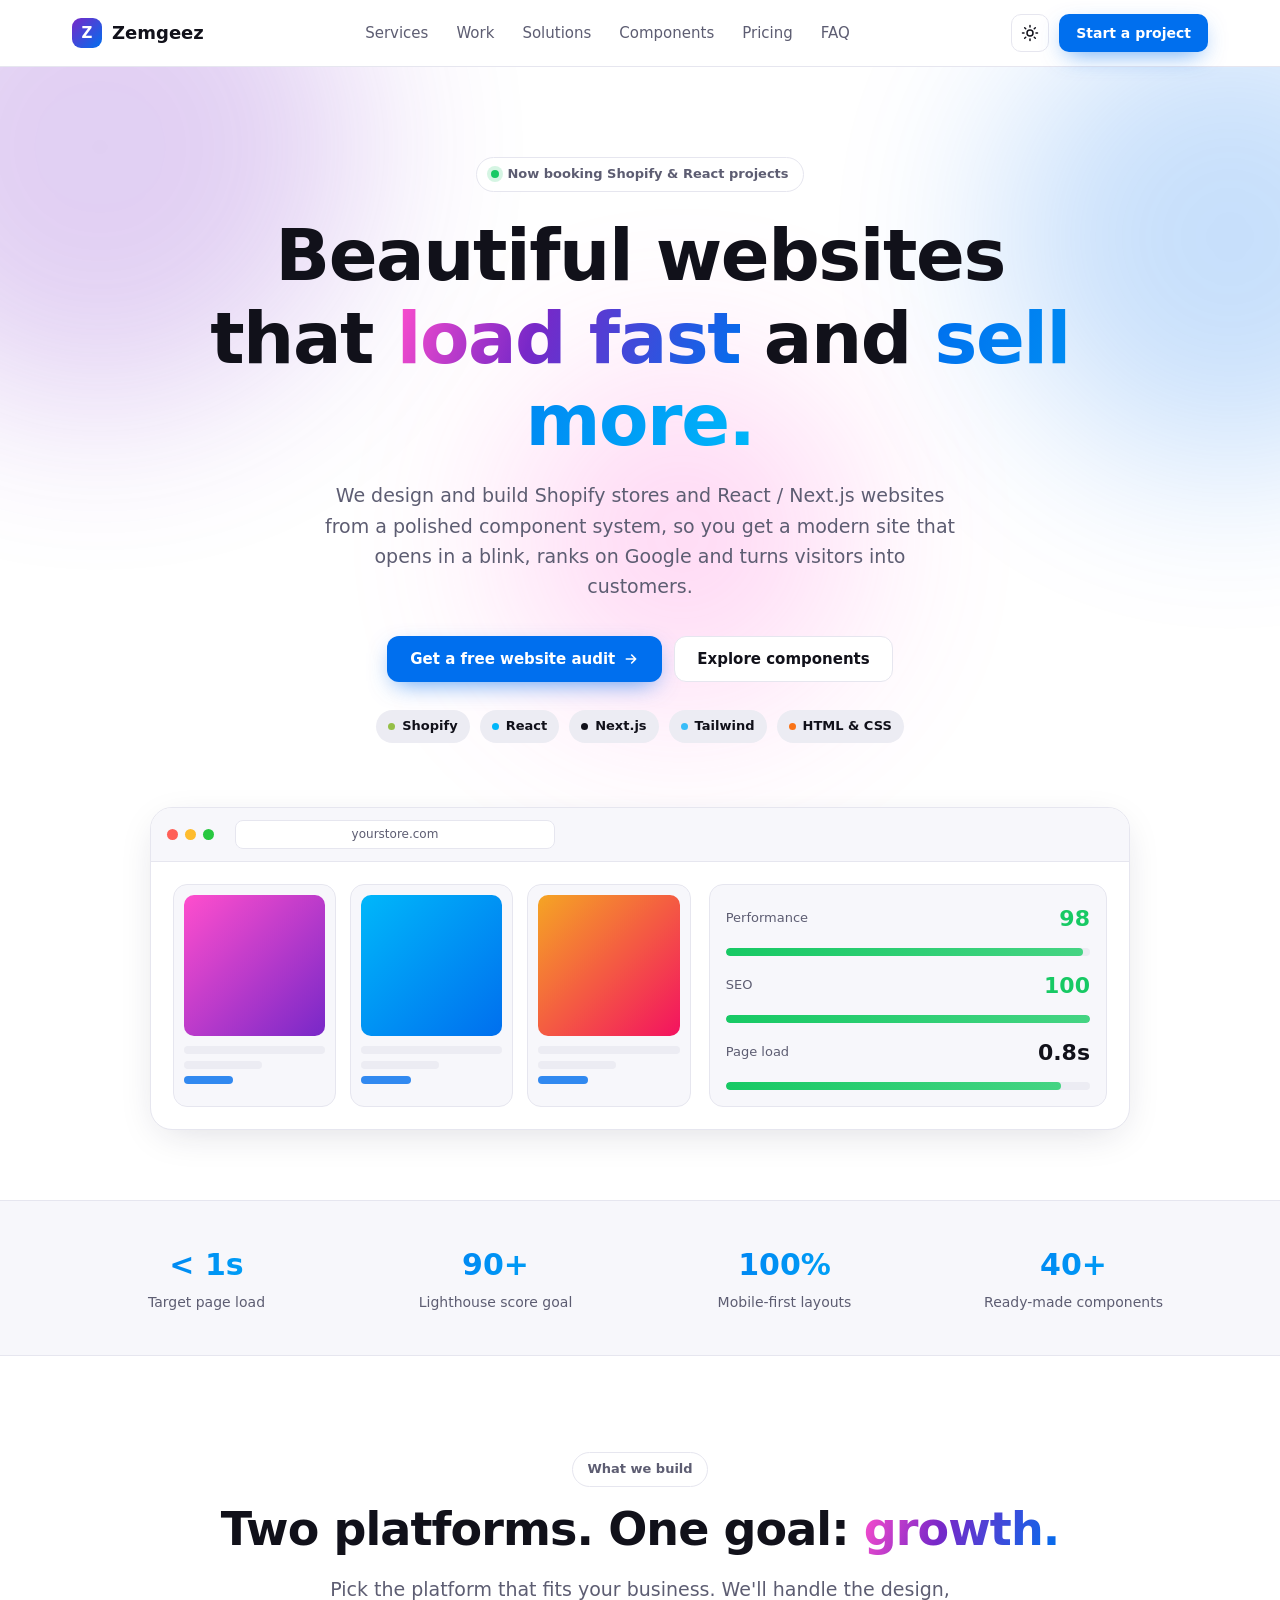
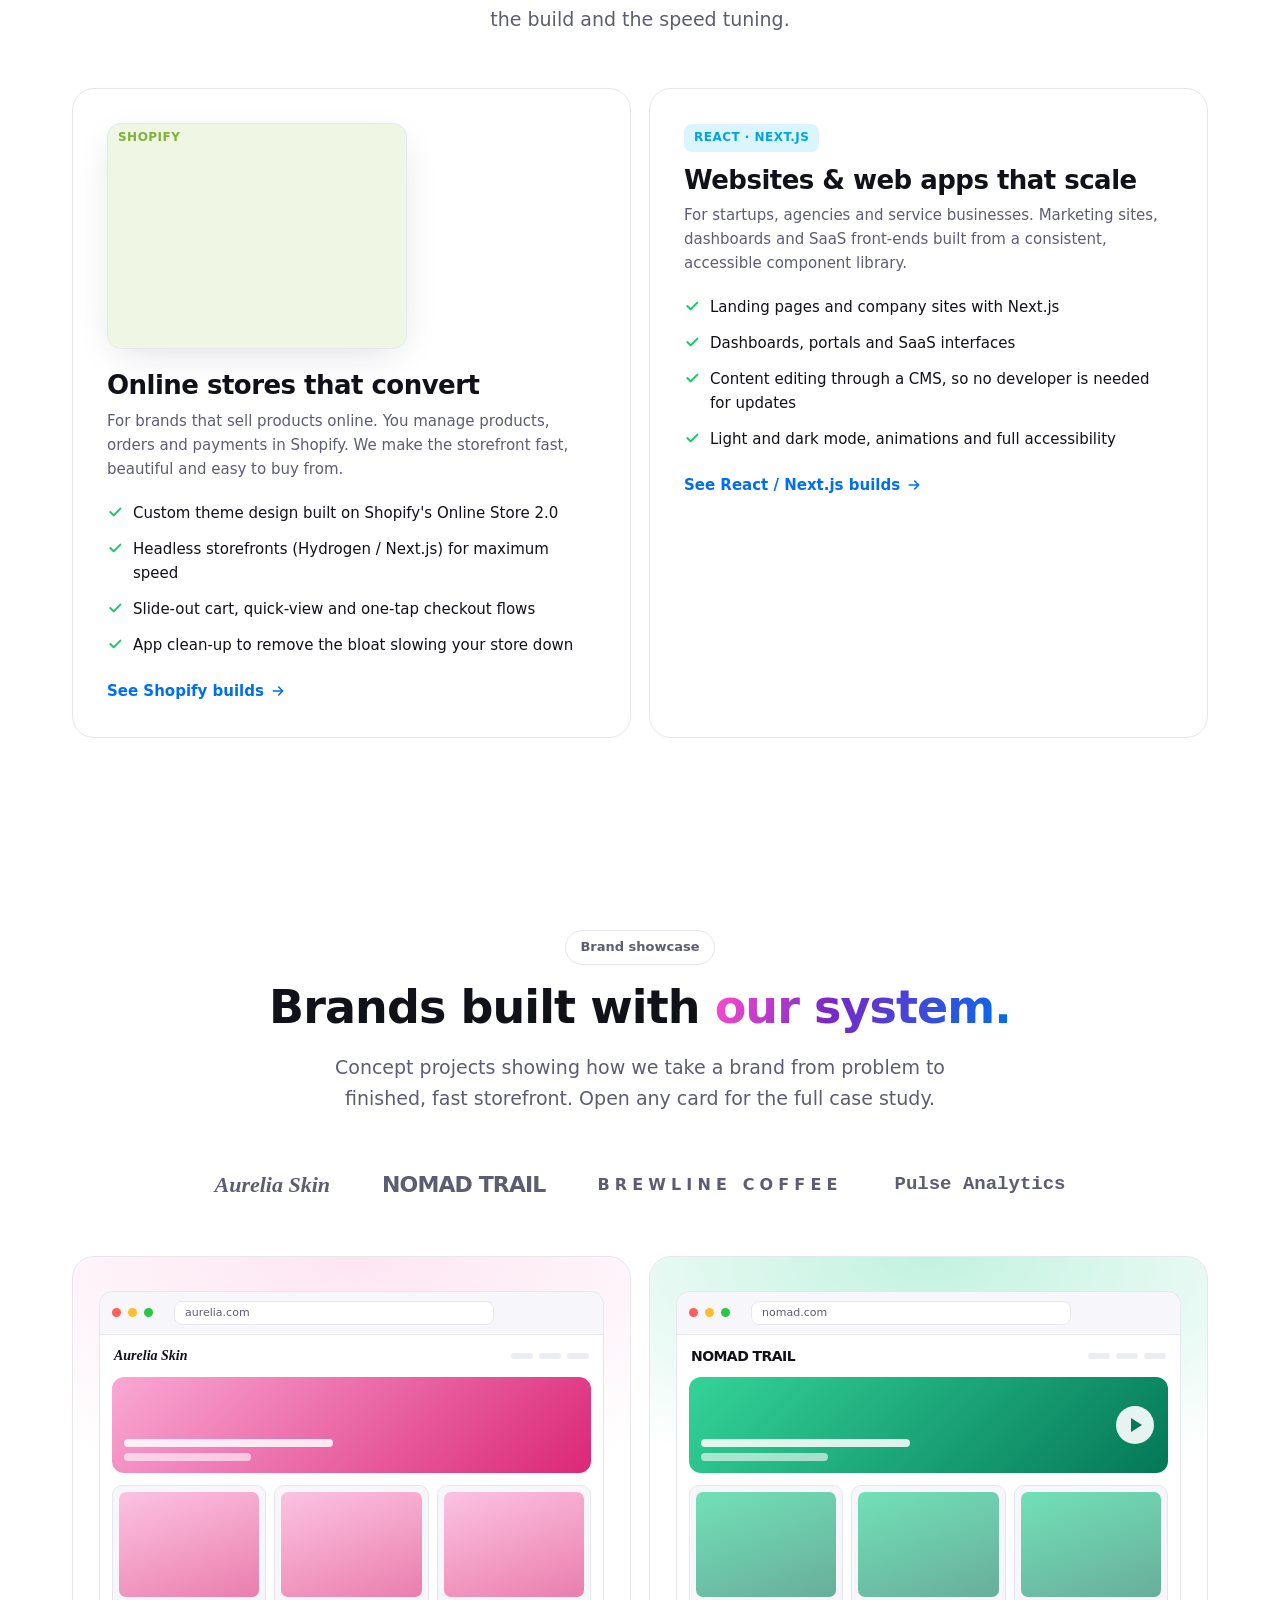
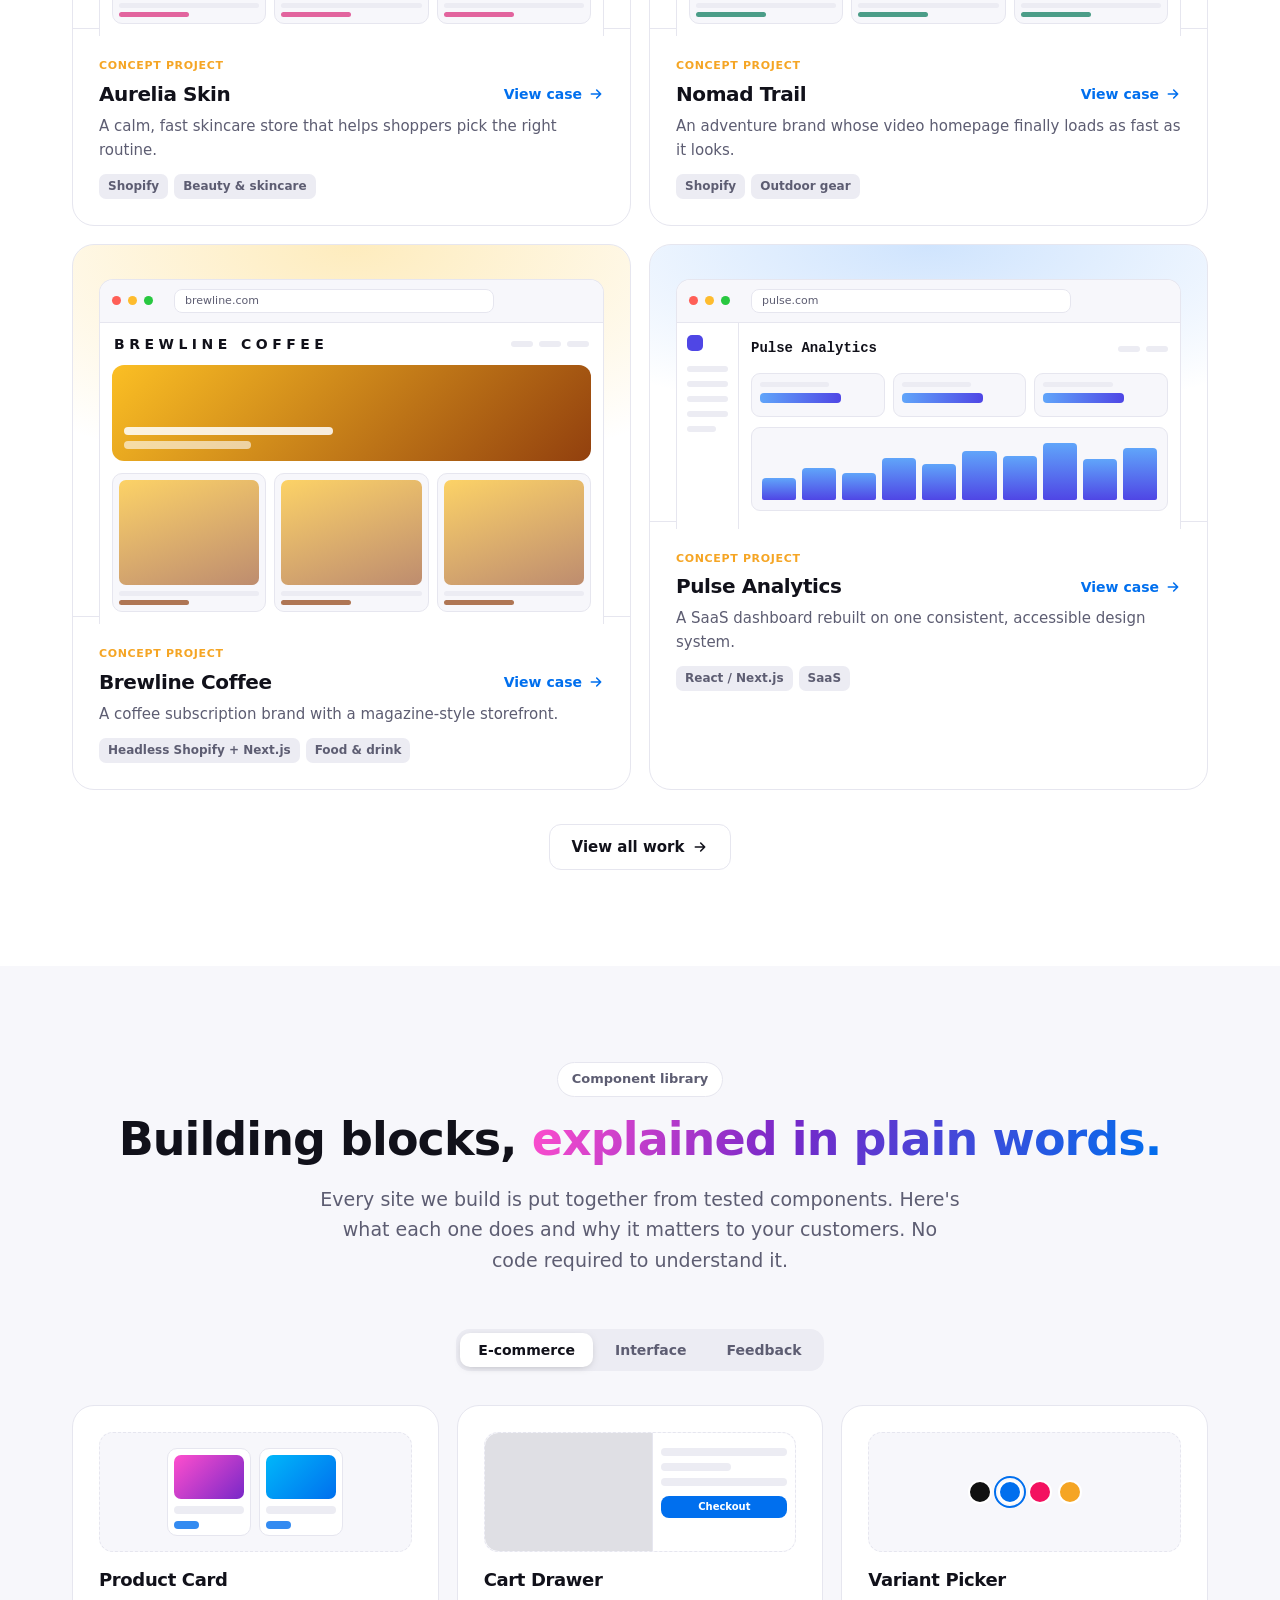
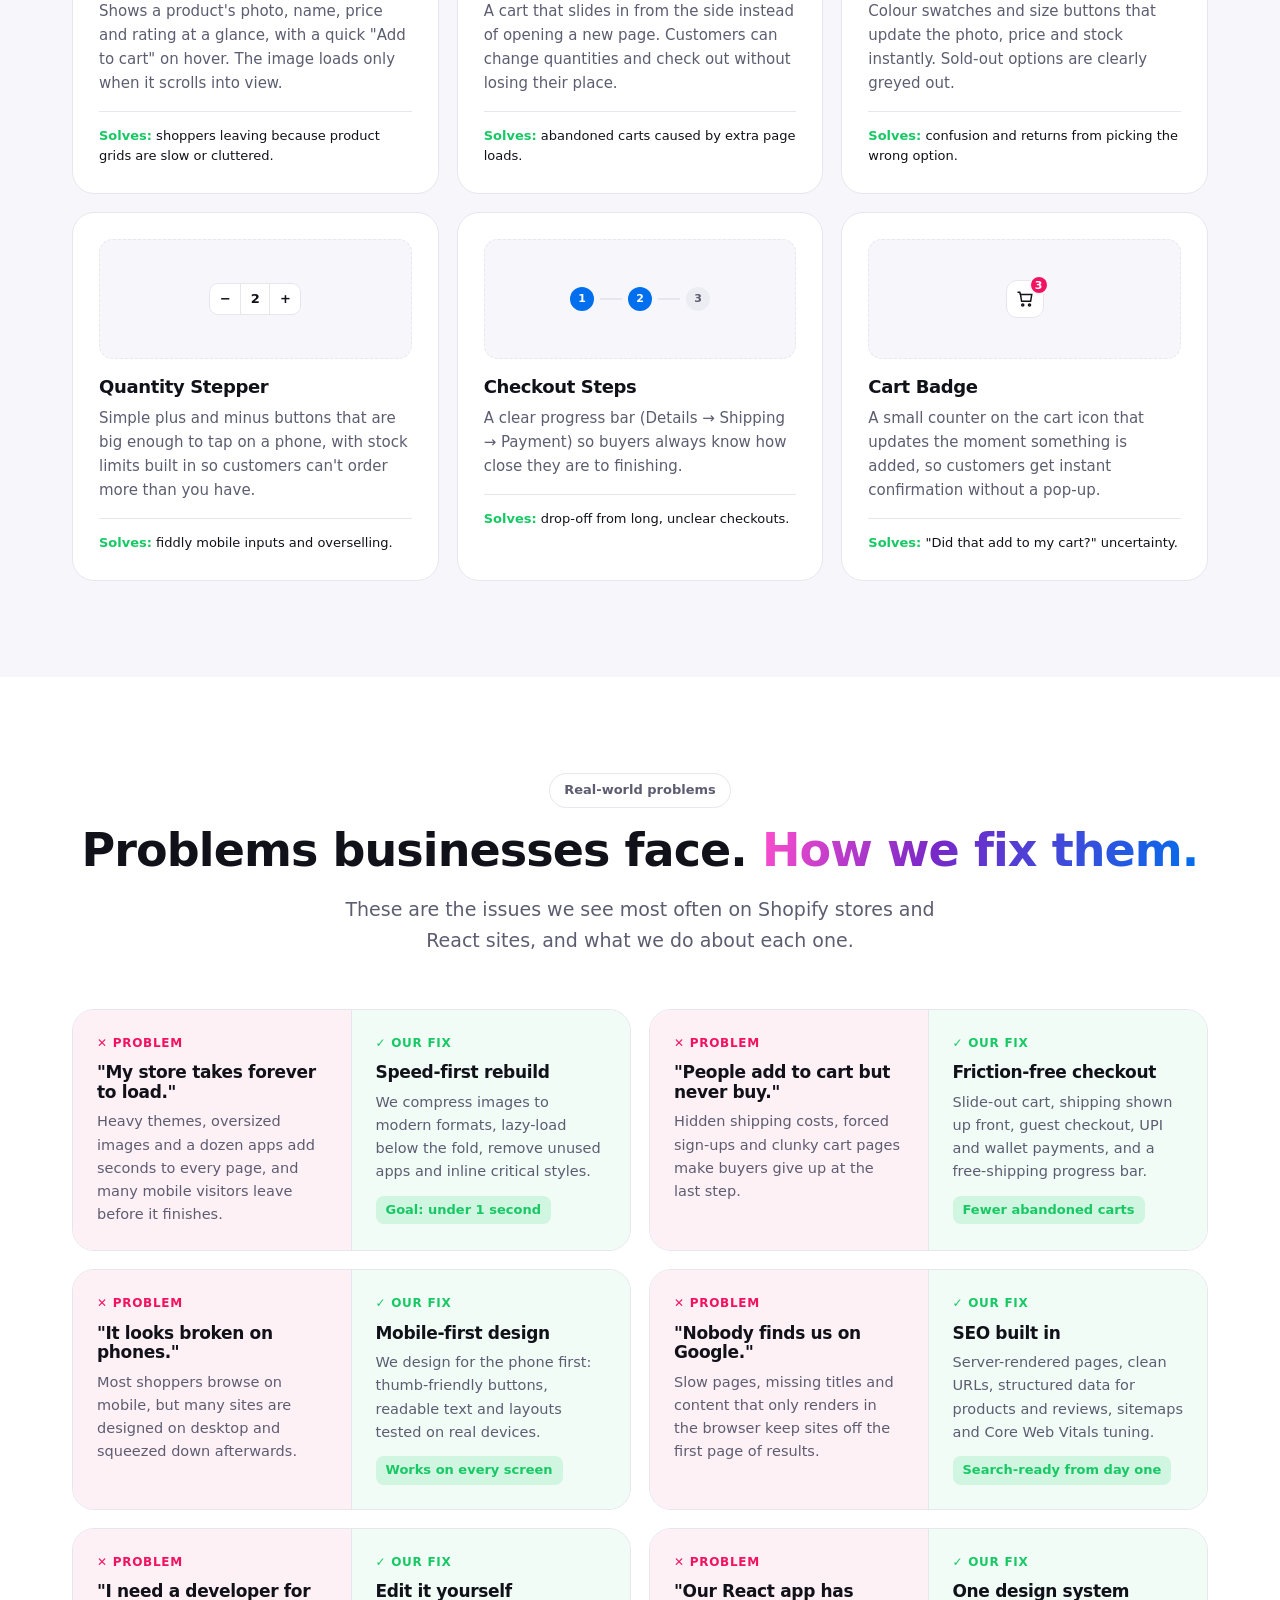
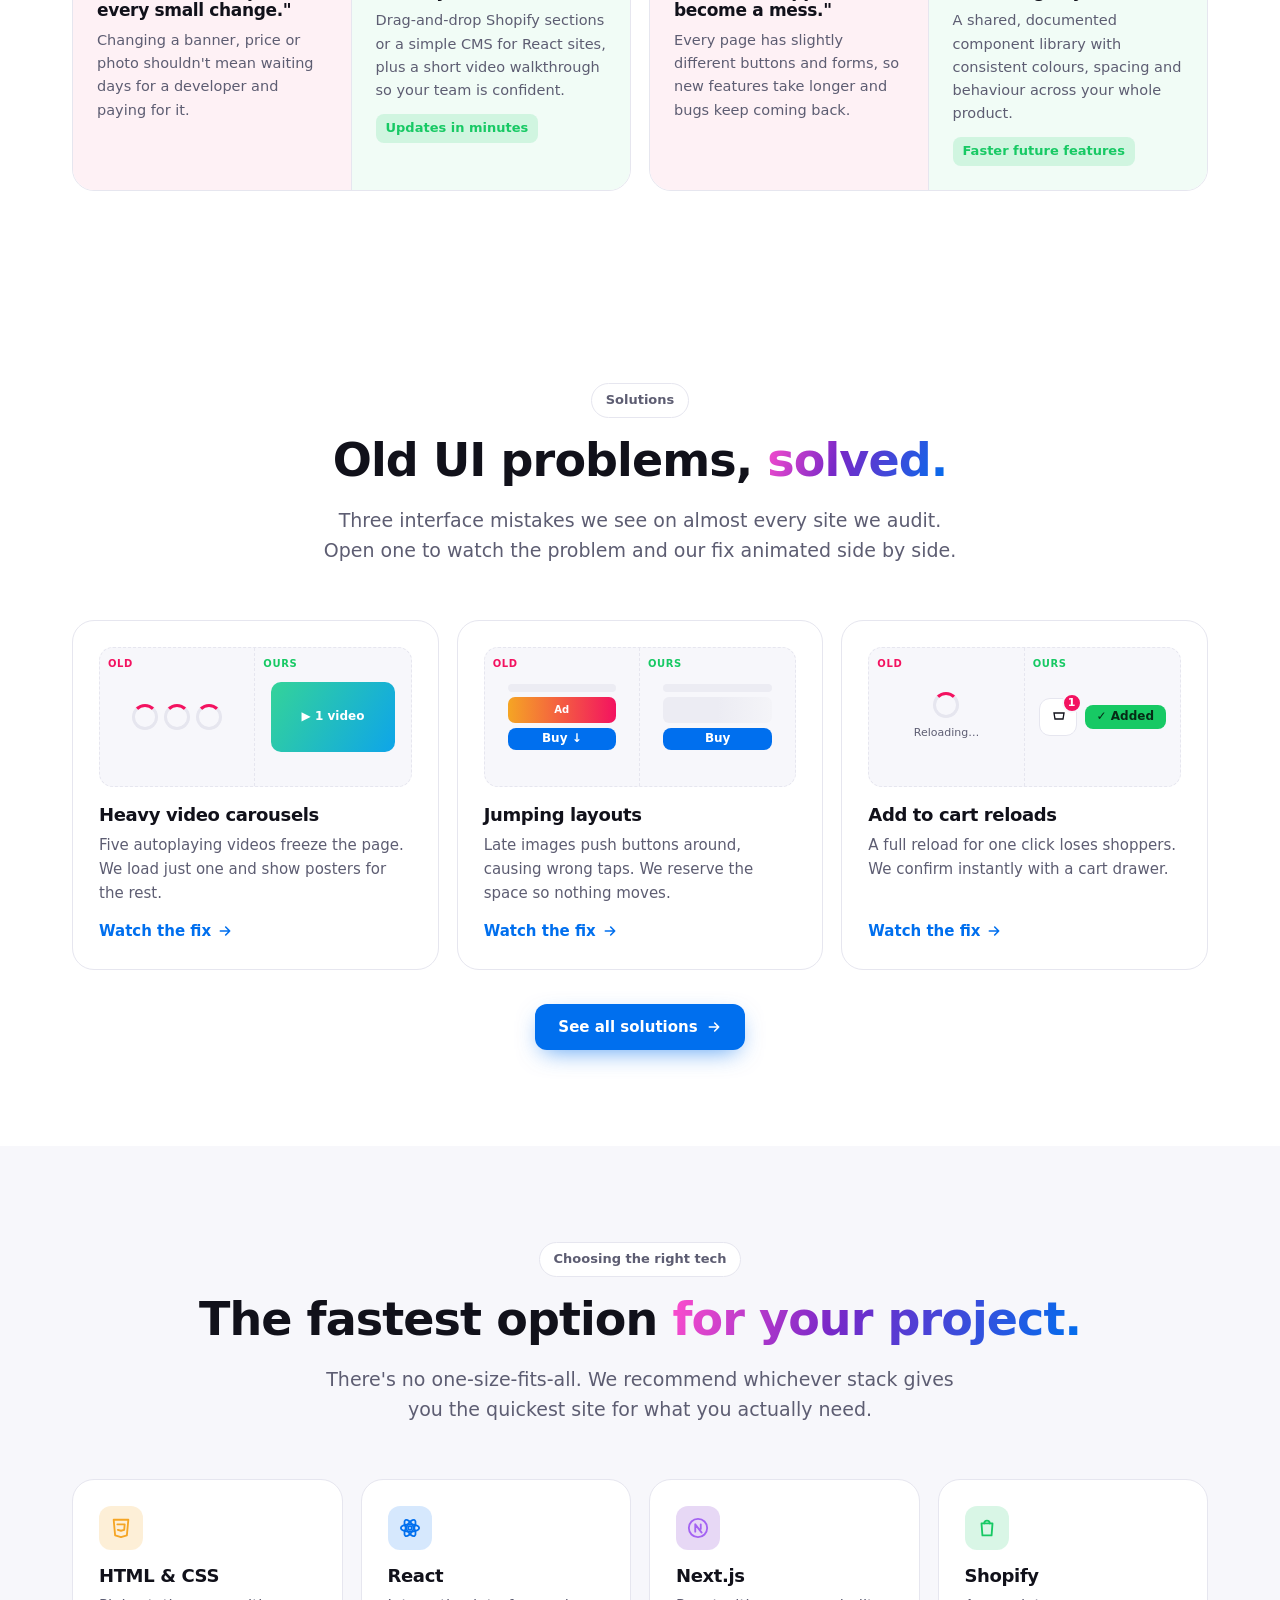
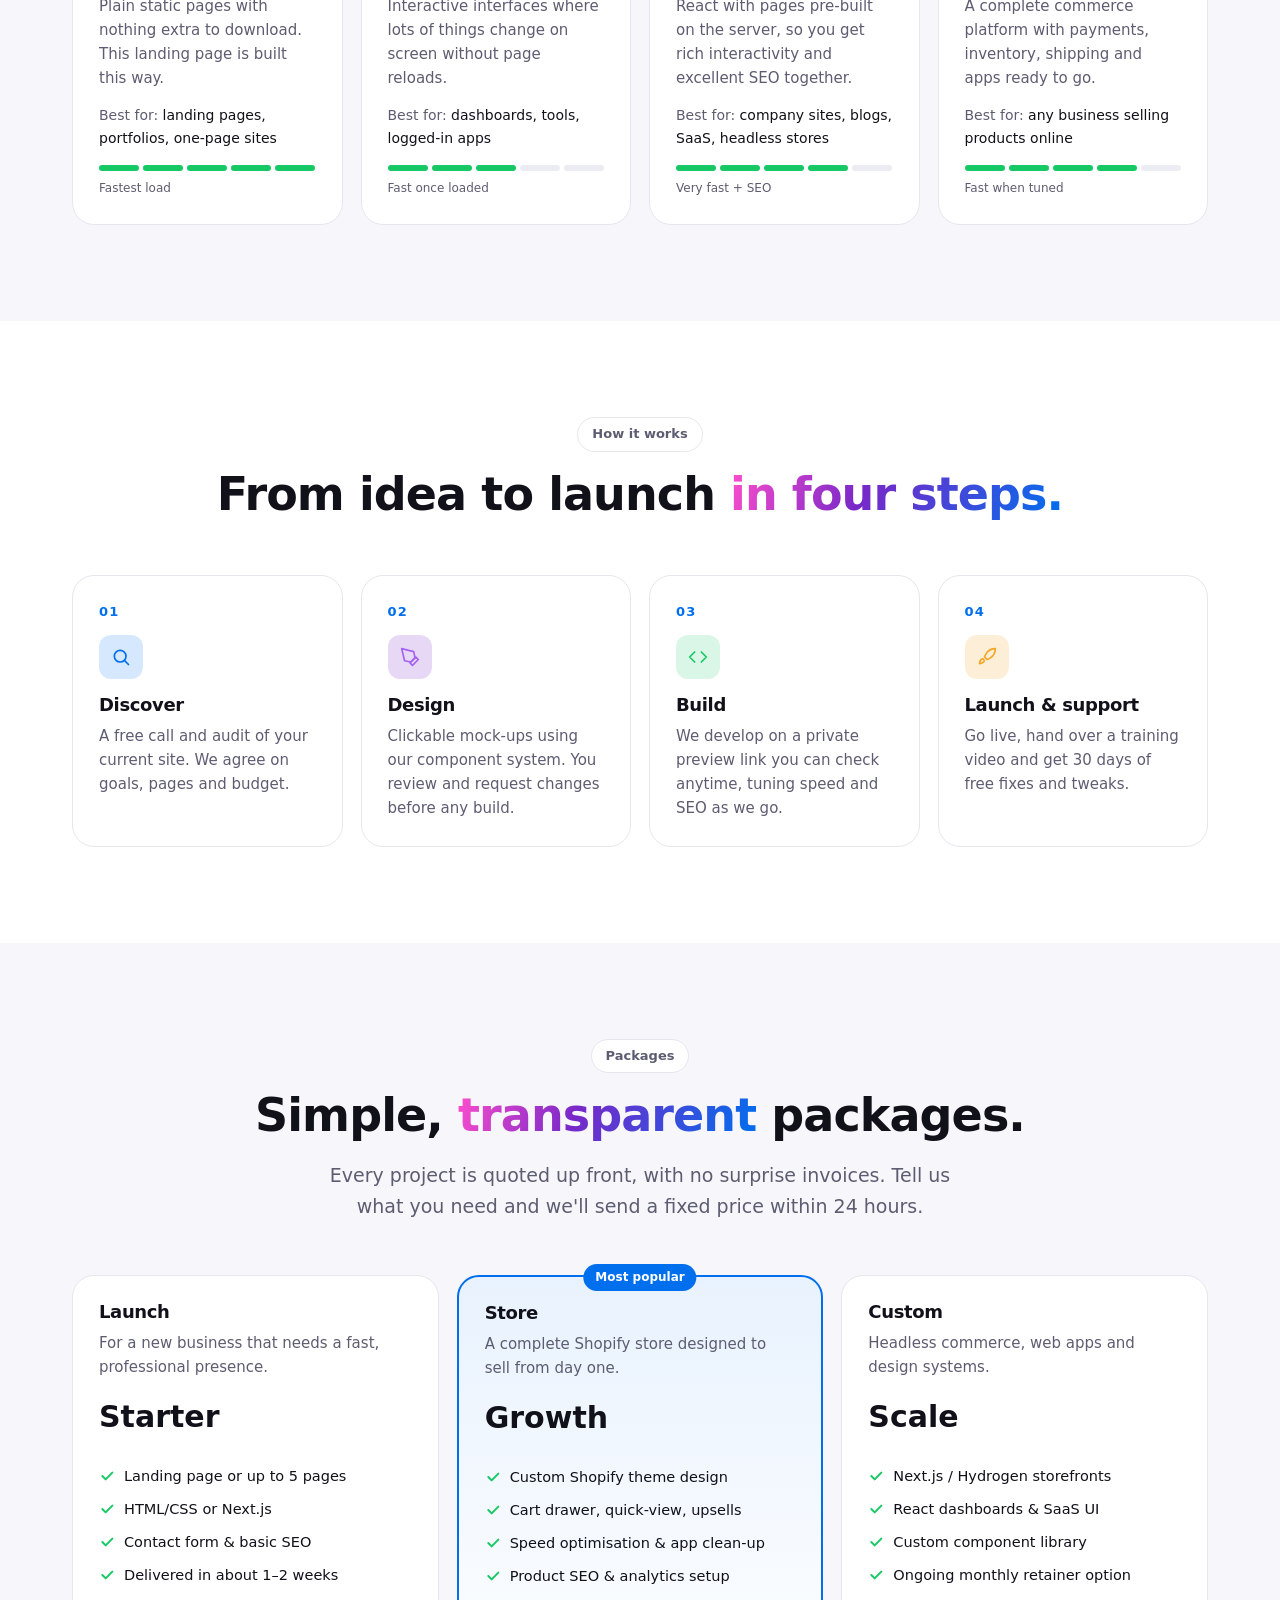
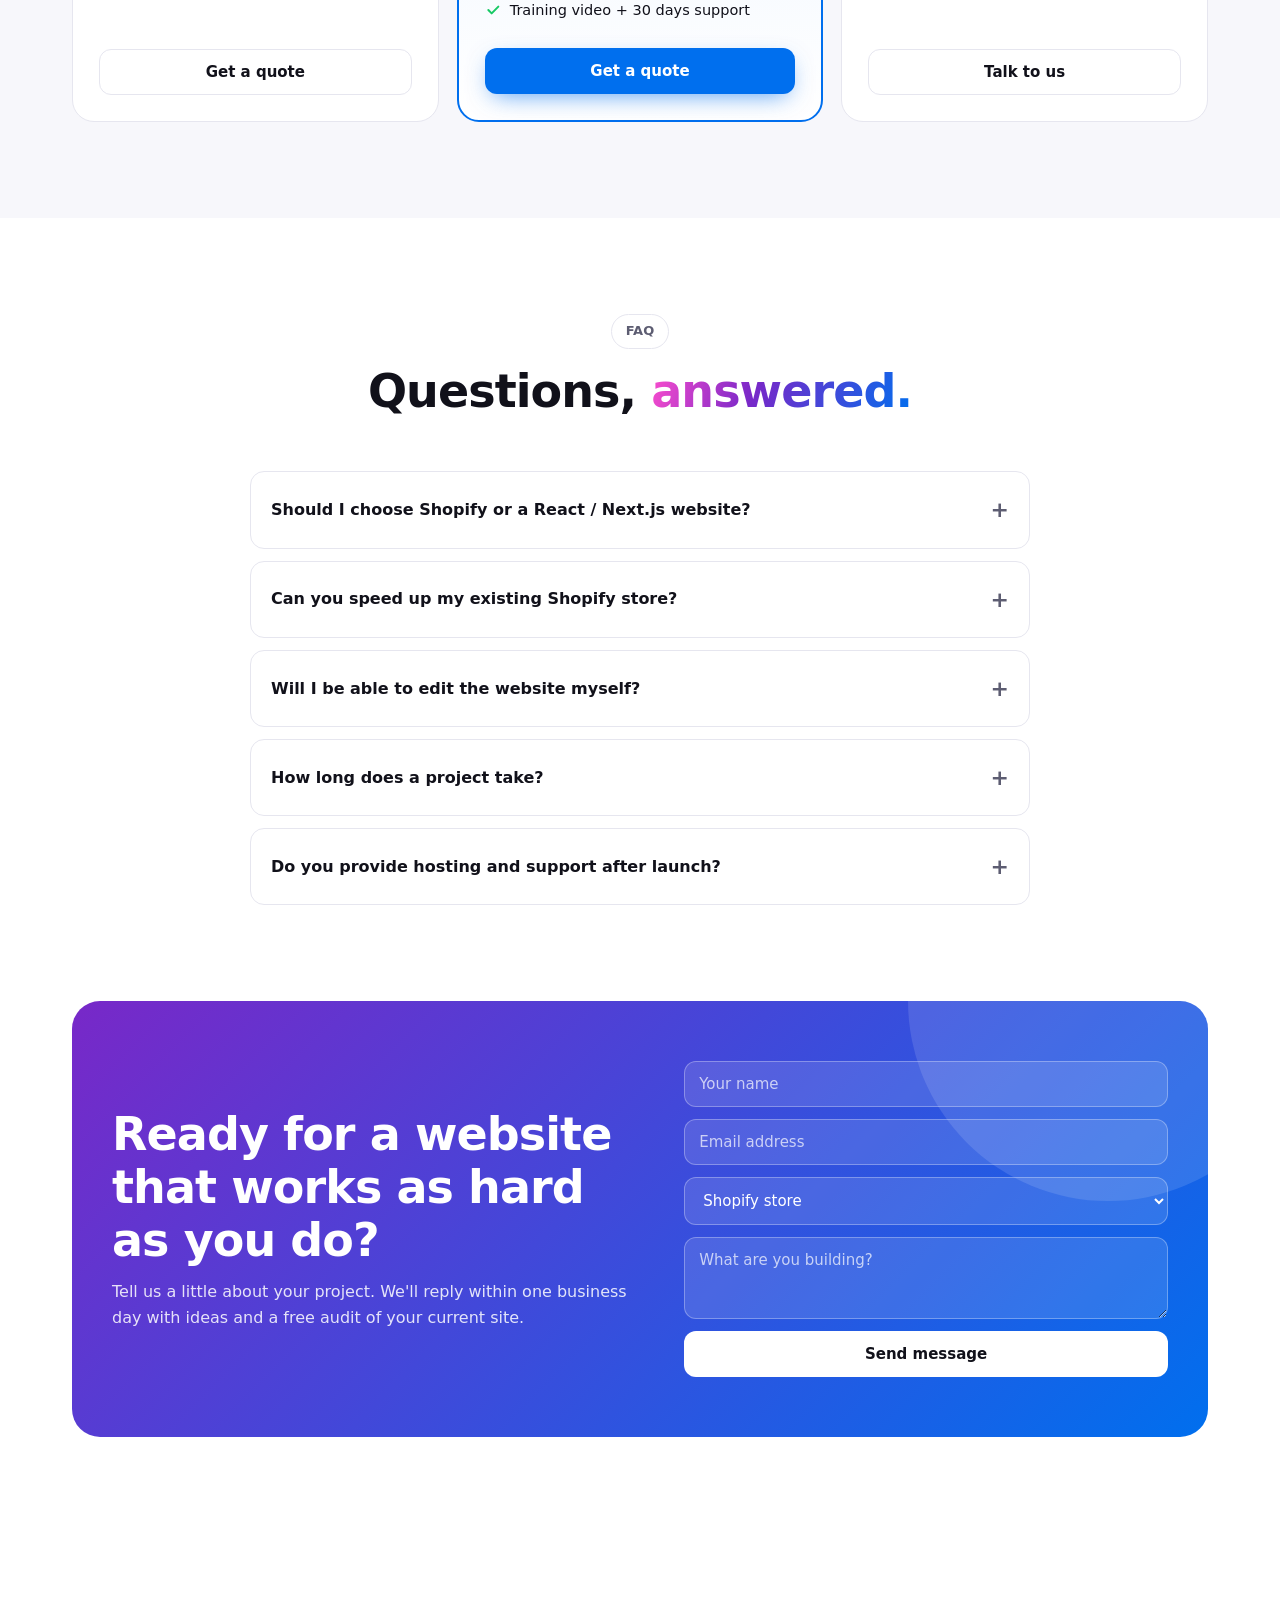
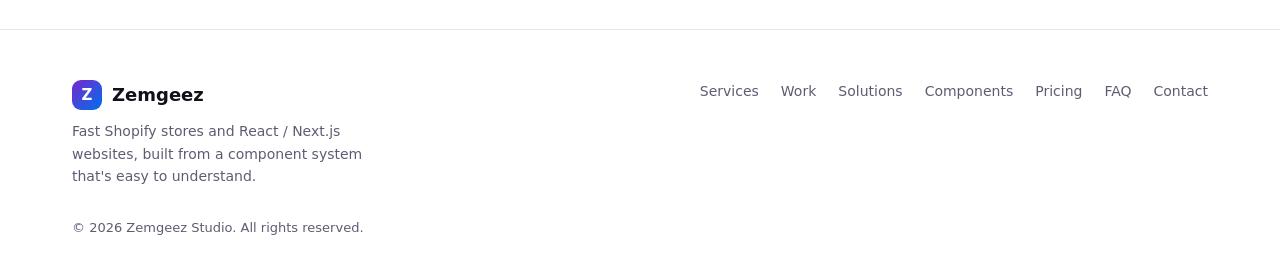
<file: index.html>
<!doctype html>
<html lang="en">
<head>
<meta charset="utf-8">
<meta name="viewport" content="width=device-width,initial-scale=1">
<title>Zemgeez Studio — Fast Shopify & React Websites</title>
<meta name="description" content="We design and build fast Shopify stores and React / Next.js websites that load in under a second, rank on Google and convert visitors into customers.">
<meta name="theme-color" content="#0b0b12">
<meta property="og:title" content="Zemgeez Studio — Fast Shopify & React Websites">
<meta property="og:description" content="Shopify stores and React / Next.js websites built for speed, SEO and sales.">
<meta property="og:type" content="website">
<link rel="icon" href="data:image/svg+xml,%3Csvg xmlns='http://www.w3.org/2000/svg' viewBox='0 0 32 32'%3E%3Cdefs%3E%3ClinearGradient id='g' x1='0' y1='0' x2='1' y2='1'%3E%3Cstop offset='0' stop-color='%237828c8'/%3E%3Cstop offset='1' stop-color='%23006fee'/%3E%3C/linearGradient%3E%3C/defs%3E%3Crect width='32' height='32' rx='9' fill='url(%23g)'/%3E%3Cpath d='M9 10h14l-14 12h14' stroke='white' stroke-width='3' fill='none' stroke-linecap='round' stroke-linejoin='round'/%3E%3C/svg%3E">
<script>
/* Set theme before paint to avoid a flash */
(function(){try{var t=localStorage.getItem('theme');if(!t)t=matchMedia('(prefers-color-scheme: light)').matches?'light':'dark';document.documentElement.dataset.theme=t}catch(e){document.documentElement.dataset.theme='dark'}})();
</script>
<link rel="stylesheet" href="assets/style.css">
</head>
<body class="no-js">

<!-- ================= NAVBAR ================= -->
<header class="nav" id="nav">
  <div class="wrap">
    <a href="index.html" class="logo" aria-label="Zemgeez Studio home"><b>Z</b>Zemgeez</a>
    <nav class="links" aria-label="Main"><a href="#services">Services</a><a href="work/index.html">Work</a><a href="solutions.html">Solutions</a><a href="#components">Components</a><a href="#pricing">Pricing</a><a href="#faq">FAQ</a></nav>
    <div class="nav-r">
      <button class="icon-btn" id="theme" aria-label="Toggle dark mode">
        <svg class="sun" width="18" height="18" viewBox="0 0 24 24" fill="none" stroke="currentColor" stroke-width="2" stroke-linecap="round"><circle cx="12" cy="12" r="4"/><path d="M12 2v2M12 20v2M4.9 4.9l1.4 1.4M17.7 17.7l1.4 1.4M2 12h2M20 12h2M4.9 19.1l1.4-1.4M17.7 6.3l1.4-1.4"/></svg>
        <svg class="moon" width="18" height="18" viewBox="0 0 24 24" fill="none" stroke="currentColor" stroke-width="2" stroke-linecap="round"><path d="M21 12.8A9 9 0 1 1 11.2 3a7 7 0 0 0 9.8 9.8z"/></svg>
      </button>
      <a href="#contact" class="btn btn-primary btn-sm">Start a project</a>
      <button class="icon-btn menu-btn" id="menu" aria-label="Open menu" aria-expanded="false">
        <svg width="18" height="18" viewBox="0 0 24 24" fill="none" stroke="currentColor" stroke-width="2" stroke-linecap="round"><path d="M4 7h16M4 12h16M4 17h16"/></svg>
      </button>
    </div>
  </div>
  <div class="mobile"><a href="#services">Services</a><a href="work/index.html">Work</a><a href="solutions.html">Solutions</a><a href="#components">Components</a><a href="#pricing">Pricing</a><a href="#faq">FAQ</a>
    <a href="#contact" class="btn btn-primary" style="margin-top:14px;color:#fff;border:0">Start a project</a>
  </div>
</header>

<main>
<!-- ================= HERO ================= -->
<section class="hero center">
  <div class="blob b1"></div><div class="blob b2"></div><div class="blob b3"></div>
  <div class="wrap">
    <span class="eyebrow"><i></i> Now booking Shopify & React projects</span>
    <h1>Beautiful websites that <span class="grad">load fast</span> and <span class="grad2">sell more.</span></h1>
    <p class="lead">We design and build Shopify stores and React / Next.js websites from a polished component system, so you get a modern site that opens in a blink, ranks on Google and turns visitors into customers.</p>
    <div class="hero-cta">
      <a href="#contact" class="btn btn-primary">Get a free website audit
        <svg width="16" height="16" viewBox="0 0 24 24" fill="none" stroke="currentColor" stroke-width="2.4" stroke-linecap="round" stroke-linejoin="round"><path d="M5 12h14M13 6l6 6-6 6"/></svg></a>
      <a href="#components" class="btn btn-ghost">Explore components</a>
    </div>
    <div class="stack">
      <span class="chip"><span class="d" style="background:#95bf47"></span>Shopify</span>
      <span class="chip"><span class="d" style="background:#00b7fa"></span>React</span>
      <span class="chip"><span class="d" style="background:var(--text)"></span>Next.js</span>
      <span class="chip"><span class="d" style="background:#38bdf8"></span>Tailwind</span>
      <span class="chip"><span class="d" style="background:#f97316"></span>HTML & CSS</span>
    </div>

    <!-- Visual preview (pure CSS — no image download) -->
    <div class="preview rv" aria-hidden="true">
      <div class="bar"><span></span><span></span><span></span><div class="url">yourstore.com</div></div>
      <div class="pv">
        <div class="pv-main">
          <div class="prod"><div class="img" style="background:linear-gradient(135deg,#ff4ecd,#7828c8)"></div><div class="ln"></div><div class="ln s"></div><div class="ln p"></div></div>
          <div class="prod"><div class="img" style="background:linear-gradient(135deg,#00b7fa,#006fee)"></div><div class="ln"></div><div class="ln s"></div><div class="ln p"></div></div>
          <div class="prod"><div class="img" style="background:linear-gradient(135deg,#f5a524,#f31260)"></div><div class="ln"></div><div class="ln s"></div><div class="ln p"></div></div>
        </div>
        <div class="side">
          <div class="metric"><span class="muted">Performance</span><strong style="color:var(--success)">98</strong></div>
          <div class="meter"><i style="width:98%"></i></div>
          <div class="metric"><span class="muted">SEO</span><strong style="color:var(--success)">100</strong></div>
          <div class="meter"><i style="width:100%"></i></div>
          <div class="metric"><span class="muted">Page load</span><strong>0.8s</strong></div>
          <div class="meter"><i style="width:92%"></i></div>
        </div>
      </div>
    </div>
  </div>
</section>

<!-- ================= STATS ================= -->
<div class="strip">
  <div class="wrap stats">
    <div><strong class="grad2">&lt; 1s</strong><span>Target page load</span></div>
    <div><strong class="grad2">90+</strong><span>Lighthouse score goal</span></div>
    <div><strong class="grad2">100%</strong><span>Mobile-first layouts</span></div>
    <div><strong class="grad2">40+</strong><span>Ready-made components</span></div>
  </div>
</div>

<!-- ================= SERVICES ================= -->
<section id="services">
  <div class="wrap">
    <div class="head center rv">
      <span class="eyebrow">What we build</span>
      <h2 style="margin-top:16px">Two platforms. One goal: <span class="grad">growth.</span></h2>
      <p class="lead">Pick the platform that fits your business. We'll handle the design, the build and the speed tuning.</p>
    </div>
    <div class="grid g2">
      <article class="card track rv">
        <span class="tag shop">Shopify</span>
        <h3>Online stores that convert</h3>
        <p>For brands that sell products online. You manage products, orders and payments in Shopify. We make the storefront fast, beautiful and easy to buy from.</p>
        <ul>
          <li><svg width="16" height="16" viewBox="0 0 24 24" fill="none" stroke="currentColor" stroke-width="3" stroke-linecap="round" stroke-linejoin="round"><path d="M5 12l5 5L20 7"/></svg>Custom theme design built on Shopify's Online Store 2.0</li>
          <li><svg width="16" height="16" viewBox="0 0 24 24" fill="none" stroke="currentColor" stroke-width="3" stroke-linecap="round" stroke-linejoin="round"><path d="M5 12l5 5L20 7"/></svg>Headless storefronts (Hydrogen / Next.js) for maximum speed</li>
          <li><svg width="16" height="16" viewBox="0 0 24 24" fill="none" stroke="currentColor" stroke-width="3" stroke-linecap="round" stroke-linejoin="round"><path d="M5 12l5 5L20 7"/></svg>Slide-out cart, quick-view and one-tap checkout flows</li>
          <li><svg width="16" height="16" viewBox="0 0 24 24" fill="none" stroke="currentColor" stroke-width="3" stroke-linecap="round" stroke-linejoin="round"><path d="M5 12l5 5L20 7"/></svg>App clean-up to remove the bloat slowing your store down</li>
        </ul>
        <a class="more" href="work/index.html#shopify">See Shopify builds <svg width="16" height="16" viewBox="0 0 24 24" fill="none" stroke="currentColor" stroke-width="2.4" stroke-linecap="round" stroke-linejoin="round"><path d="M5 12h14M13 6l6 6-6 6"/></svg></a>
      </article>
      <article class="card track rv">
        <span class="tag react">React · Next.js</span>
        <h3>Websites & web apps that scale</h3>
        <p>For startups, agencies and service businesses. Marketing sites, dashboards and SaaS front-ends built from a consistent, accessible component library.</p>
        <ul>
          <li><svg width="16" height="16" viewBox="0 0 24 24" fill="none" stroke="currentColor" stroke-width="3" stroke-linecap="round" stroke-linejoin="round"><path d="M5 12l5 5L20 7"/></svg>Landing pages and company sites with Next.js</li>
          <li><svg width="16" height="16" viewBox="0 0 24 24" fill="none" stroke="currentColor" stroke-width="3" stroke-linecap="round" stroke-linejoin="round"><path d="M5 12l5 5L20 7"/></svg>Dashboards, portals and SaaS interfaces</li>
          <li><svg width="16" height="16" viewBox="0 0 24 24" fill="none" stroke="currentColor" stroke-width="3" stroke-linecap="round" stroke-linejoin="round"><path d="M5 12l5 5L20 7"/></svg>Content editing through a CMS, so no developer is needed for updates</li>
          <li><svg width="16" height="16" viewBox="0 0 24 24" fill="none" stroke="currentColor" stroke-width="3" stroke-linecap="round" stroke-linejoin="round"><path d="M5 12l5 5L20 7"/></svg>Light and dark mode, animations and full accessibility</li>
        </ul>
        <a class="more" href="work/index.html#react">See React / Next.js builds <svg width="16" height="16" viewBox="0 0 24 24" fill="none" stroke="currentColor" stroke-width="2.4" stroke-linecap="round" stroke-linejoin="round"><path d="M5 12h14M13 6l6 6-6 6"/></svg></a>
      </article>
    </div>
  </div>
</section>

<!-- ================= SHOWCASE ================= -->
<section id="work">
  <div class="wrap">
    <div class="head center rv">
      <span class="eyebrow">Brand showcase</span>
      <h2 style="margin-top:16px">Brands built with <span class="grad">our system.</span></h2>
      <p class="lead">Concept projects showing how we take a brand from problem to finished, fast storefront. Open any card for the full case study.</p>
    </div>
    <div class="brands rv"><span class="wm wm-serif">Aurelia Skin</span><span class="wm wm-bold">Nomad Trail</span><span class="wm wm-caps">Brewline Coffee</span><span class="wm wm-mono">Pulse Analytics</span></div>
    <div class="grid g2"><a class="card work rv" data-cat="shopify" href="work/aurelia.html" style="--c1:#f9a8d4;--c2:#db2777">
  <div class="vis"><div class="mock" style="--c1:#f9a8d4;--c2:#db2777"><div class="bar"><span></span><span></span><span></span><div class="url">aurelia.com</div></div><div class="ms-head"><span class="wm wm-serif" style="font-size:14px;color:var(--text)">Aurelia Skin</span><span class="nl"><i></i><i></i><i></i></span></div><div class="ms-hero"><i></i><i></i></div><div class="ms-grid"><div class="ms-tile"><b></b><i></i><i></i></div><div class="ms-tile"><b></b><i></i><i></i></div><div class="ms-tile"><b></b><i></i><i></i></div></div></div></div>
  <div class="meta"><span class="concept">Concept project</span><div class="row" style="margin-top:6px"><h3>Aurelia Skin</h3><span class="go">View case <svg width="16" height="16" viewBox="0 0 24 24" fill="none" stroke="currentColor" stroke-width="2.4" stroke-linecap="round" stroke-linejoin="round"><path d="M5 12h14M13 6l6 6-6 6"/></svg></span></div><p>A calm, fast skincare store that helps shoppers pick the right routine.</p><div class="tags"><span>Shopify</span><span>Beauty & skincare</span></div></div>
</a><a class="card work rv" data-cat="shopify" href="work/nomad.html" style="--c1:#34d399;--c2:#047857">
  <div class="vis"><div class="mock" style="--c1:#34d399;--c2:#047857"><div class="bar"><span></span><span></span><span></span><div class="url">nomad.com</div></div><div class="ms-head"><span class="wm wm-bold" style="font-size:14px;color:var(--text)">Nomad Trail</span><span class="nl"><i></i><i></i><i></i></span></div><div class="ms-hero"><span class="pl"></span><i></i><i></i></div><div class="ms-grid"><div class="ms-tile"><b></b><i></i><i></i></div><div class="ms-tile"><b></b><i></i><i></i></div><div class="ms-tile"><b></b><i></i><i></i></div></div></div></div>
  <div class="meta"><span class="concept">Concept project</span><div class="row" style="margin-top:6px"><h3>Nomad Trail</h3><span class="go">View case <svg width="16" height="16" viewBox="0 0 24 24" fill="none" stroke="currentColor" stroke-width="2.4" stroke-linecap="round" stroke-linejoin="round"><path d="M5 12h14M13 6l6 6-6 6"/></svg></span></div><p>An adventure brand whose video homepage finally loads as fast as it looks.</p><div class="tags"><span>Shopify</span><span>Outdoor gear</span></div></div>
</a><a class="card work rv" data-cat="shopify react" href="work/brewline.html" style="--c1:#fbbf24;--c2:#92400e">
  <div class="vis"><div class="mock" style="--c1:#fbbf24;--c2:#92400e"><div class="bar"><span></span><span></span><span></span><div class="url">brewline.com</div></div><div class="ms-head"><span class="wm wm-caps" style="font-size:14px;color:var(--text)">Brewline Coffee</span><span class="nl"><i></i><i></i><i></i></span></div><div class="ms-hero"><i></i><i></i></div><div class="ms-grid"><div class="ms-tile"><b></b><i></i><i></i></div><div class="ms-tile"><b></b><i></i><i></i></div><div class="ms-tile"><b></b><i></i><i></i></div></div></div></div>
  <div class="meta"><span class="concept">Concept project</span><div class="row" style="margin-top:6px"><h3>Brewline Coffee</h3><span class="go">View case <svg width="16" height="16" viewBox="0 0 24 24" fill="none" stroke="currentColor" stroke-width="2.4" stroke-linecap="round" stroke-linejoin="round"><path d="M5 12h14M13 6l6 6-6 6"/></svg></span></div><p>A coffee subscription brand with a magazine-style storefront.</p><div class="tags"><span>Headless Shopify + Next.js</span><span>Food & drink</span></div></div>
</a><a class="card work rv" data-cat="react" href="work/pulse.html" style="--c1:#60a5fa;--c2:#4f46e5">
  <div class="vis"><div class="mock" style="--c1:#60a5fa;--c2:#4f46e5"><div class="bar"><span></span><span></span><span></span><div class="url">pulse.com</div></div><div class="md"><div class="md-side"><i></i><i></i><i></i><i></i><i></i><i style="width:70%"></i></div><div class="md-main"><div class="ms-head" style="padding:0"><span class="wm wm-mono" style="font-size:14px;color:var(--text)">Pulse Analytics</span><span class="nl"><i></i><i></i></span></div><div class="md-kpi"><div><i></i><b></b></div><div><i></i><b></b></div><div><i></i><b></b></div></div><div class="md-chart"><i style="height:35%"></i><i style="height:52%"></i><i style="height:44%"></i><i style="height:68%"></i><i style="height:58%"></i><i style="height:80%"></i><i style="height:72%"></i><i style="height:92%"></i><i style="height:66%"></i><i style="height:84%"></i></div></div></div></div></div>
  <div class="meta"><span class="concept">Concept project</span><div class="row" style="margin-top:6px"><h3>Pulse Analytics</h3><span class="go">View case <svg width="16" height="16" viewBox="0 0 24 24" fill="none" stroke="currentColor" stroke-width="2.4" stroke-linecap="round" stroke-linejoin="round"><path d="M5 12h14M13 6l6 6-6 6"/></svg></span></div><p>A SaaS dashboard rebuilt on one consistent, accessible design system.</p><div class="tags"><span>React / Next.js</span><span>SaaS</span></div></div>
</a></div>
    <div class="center" style="margin-top:34px"><a href="work/index.html" class="btn btn-ghost">View all work <svg width="16" height="16" viewBox="0 0 24 24" fill="none" stroke="currentColor" stroke-width="2.4" stroke-linecap="round" stroke-linejoin="round"><path d="M5 12h14M13 6l6 6-6 6"/></svg></a></div>
  </div>
</section>

<!-- ================= COMPONENTS ================= -->
<section id="components" style="background:var(--bg2)">
  <div class="wrap">
    <div class="head center rv">
      <span class="eyebrow">Component library</span>
      <h2 style="margin-top:16px">Building blocks, <span class="grad">explained in plain words.</span></h2>
      <p class="lead">Every site we build is put together from tested components. Here's what each one does and why it matters to your customers. No code required to understand it.</p>
    </div>

    <div class="center">
      <div class="tabs" role="tablist" aria-label="Component categories">
        <button class="tab" role="tab" aria-selected="true" aria-controls="p-shop" id="t-shop">E-commerce</button>
        <button class="tab" role="tab" aria-selected="false" aria-controls="p-ui" id="t-ui">Interface</button>
        <button class="tab" role="tab" aria-selected="false" aria-controls="p-feed" id="t-feed">Feedback</button>
      </div>
    </div>

    <!-- E-commerce -->
    <div class="panel grid g3" role="tabpanel" id="p-shop" aria-labelledby="t-shop">
      <article class="card comp">
        <div class="demo" aria-hidden="true">
          <div class="m-card"><div class="img" style="background:linear-gradient(135deg,#ff4ecd,#7828c8)"></div><div class="ln"></div><div class="ln p"></div></div>
          <div class="m-card"><div class="img" style="background:linear-gradient(135deg,#00b7fa,#006fee)"></div><div class="ln"></div><div class="ln p"></div></div>
        </div>
        <h3>Product Card</h3>
        <p>Shows a product's photo, name, price and rating at a glance, with a quick "Add to cart" on hover. The image loads only when it scrolls into view.</p>
        <div class="why"><b>Solves:</b> shoppers leaving because product grids are slow or cluttered.</div>
      </article>
      <article class="card comp">
        <div class="demo" aria-hidden="true" style="padding:0"><div class="m-drawer"><div><div class="ln"></div><div class="ln s"></div><div class="ln"></div><div class="m-btn" style="background:var(--primary);margin-top:10px;height:22px;font-size:10px;padding:0 6px">Checkout</div></div></div></div>
        <h3>Cart Drawer</h3>
        <p>A cart that slides in from the side instead of opening a new page. Customers can change quantities and check out without losing their place.</p>
        <div class="why"><b>Solves:</b> abandoned carts caused by extra page loads.</div>
      </article>
      <article class="card comp">
        <div class="demo" aria-hidden="true"><div class="m-swatch"><i style="background:#111"></i><i class="on" style="background:#006fee"></i><i style="background:#f31260"></i><i style="background:#f5a524"></i></div></div>
        <h3>Variant Picker</h3>
        <p>Colour swatches and size buttons that update the photo, price and stock instantly. Sold-out options are clearly greyed out.</p>
        <div class="why"><b>Solves:</b> confusion and returns from picking the wrong option.</div>
      </article>
      <article class="card comp">
        <div class="demo" aria-hidden="true"><div class="m-qty"><span>−</span><span>2</span><span>+</span></div></div>
        <h3>Quantity Stepper</h3>
        <p>Simple plus and minus buttons that are big enough to tap on a phone, with stock limits built in so customers can't order more than you have.</p>
        <div class="why"><b>Solves:</b> fiddly mobile inputs and overselling.</div>
      </article>
      <article class="card comp">
        <div class="demo" aria-hidden="true"><div class="m-steps"><b>1</b><s></s><b>2</b><s></s><b class="o">3</b></div></div>
        <h3>Checkout Steps</h3>
        <p>A clear progress bar (Details → Shipping → Payment) so buyers always know how close they are to finishing.</p>
        <div class="why"><b>Solves:</b> drop-off from long, unclear checkouts.</div>
      </article>
      <article class="card comp">
        <div class="demo" aria-hidden="true"><div class="m-badge"><svg width="18" height="18" viewBox="0 0 24 24" fill="none" stroke="currentColor" stroke-width="2"><path d="M6 6h15l-1.5 9h-12z"/><circle cx="9" cy="20" r="1.4"/><circle cx="18" cy="20" r="1.4"/><path d="M6 6L5 3H2"/></svg><i>3</i></div></div>
        <h3>Cart Badge</h3>
        <p>A small counter on the cart icon that updates the moment something is added, so customers get instant confirmation without a pop-up.</p>
        <div class="why"><b>Solves:</b> "Did that add to my cart?" uncertainty.</div>
      </article>
    </div>

    <!-- Interface -->
    <div class="panel grid g3" role="tabpanel" id="p-ui" aria-labelledby="t-ui" hidden>
      <article class="card comp">
        <div class="demo" aria-hidden="true"><div class="m-btn" style="background:var(--primary)">Primary</div><div class="m-btn" style="background:var(--secondary)">Secondary</div><div class="m-btn" style="background:var(--soft);color:var(--text)">Ghost</div></div>
        <h3>Button</h3>
        <p>One consistent button style in a few colours and sizes. It gives tap feedback and a loading spinner, and works with a keyboard.</p>
        <div class="why"><b>Solves:</b> mismatched buttons that make a brand look untrustworthy.</div>
      </article>
      <article class="card comp">
        <div class="demo" aria-hidden="true"><div style="width:90%;height:34px;border-radius:10px;background:var(--card);border:1px solid var(--border);display:flex;align-items:center;justify-content:space-between;padding:0 10px"><b style="font-size:12px">Logo</b><span style="display:flex;gap:6px"><i class="ln" style="width:22px;margin:0"></i><i class="ln" style="width:22px;margin:0"></i><i class="ln" style="width:22px;margin:0"></i></span><span class="m-btn" style="background:var(--primary);height:20px;font-size:10px">Buy</span></div></div>
        <h3>Navbar</h3>
        <p>A header that stays at the top while scrolling, blurs the page behind it and turns into a tidy menu on phones.</p>
        <div class="why"><b>Solves:</b> visitors getting lost or unable to find the menu on mobile.</div>
      </article>
      <article class="card comp">
        <div class="demo" aria-hidden="true"><div class="m-input">you@email.com</div></div>
        <h3>Input & Forms</h3>
        <p>Text fields with clear labels, helpful hints and friendly error messages that appear as people type, not after they press submit.</p>
        <div class="why"><b>Solves:</b> lost leads from frustrating sign-up and contact forms.</div>
      </article>
      <article class="card comp">
        <div class="demo" aria-hidden="true"><div class="m-modal"><div class="ln"></div><div class="ln s"></div><div style="display:flex;gap:6px;justify-content:flex-end;margin-top:10px"><span class="m-btn" style="background:var(--soft);color:var(--text);height:20px;font-size:10px">Cancel</span><span class="m-btn" style="background:var(--primary);height:20px;font-size:10px">OK</span></div></div></div>
        <h3>Modal</h3>
        <p>A focused pop-up for things like quick-view, size guides or confirmations. It traps keyboard focus and closes with Esc or a tap outside.</p>
        <div class="why"><b>Solves:</b> sending people to a new page for small tasks.</div>
      </article>
      <article class="card comp">
        <div class="demo" aria-hidden="true"><div class="m-acc"><div class="o">Shipping<span>−</span></div><div>Returns<span>+</span></div><div>Sizing<span>+</span></div></div></div>
        <h3>Accordion</h3>
        <p>Collapsible sections that keep long information like shipping, returns and FAQs tidy. Visitors open only what they need.</p>
        <div class="why"><b>Solves:</b> walls of text that push buyers away.</div>
      </article>
      <article class="card comp">
        <div class="demo" aria-hidden="true"><div class="tabs" style="margin:0;transform:scale(.85)"><span class="tab" aria-selected="true" style="background:var(--card);color:var(--text)">Details</span><span class="tab">Reviews</span></div></div>
        <h3>Tabs</h3>
        <p>Switch between related content (description, specs, reviews) in place, without reloading the page. The tabs on this page work the same way.</p>
        <div class="why"><b>Solves:</b> long product pages that are hard to scan.</div>
      </article>
    </div>

    <!-- Feedback -->
    <div class="panel grid g3" role="tabpanel" id="p-feed" aria-labelledby="t-feed" hidden>
      <article class="card comp">
        <div class="demo" aria-hidden="true"><div class="m-toast"><svg width="16" height="16" viewBox="0 0 24 24" fill="none" stroke="#17c964" stroke-width="3" stroke-linecap="round"><path d="M5 12l5 5L20 7"/></svg>Added to cart</div></div>
        <h3>Toast</h3>
        <p>A small message that slides in to confirm an action, such as "Saved" or "Added to cart", then disappears on its own.</p>
        <div class="why"><b>Solves:</b> silent actions that leave users unsure anything happened.</div>
      </article>
      <article class="card comp">
        <div class="demo" aria-hidden="true"><div class="m-skel"><i></i><i style="width:70%"></i><i style="width:85%"></i></div></div>
        <h3>Skeleton Loader</h3>
        <p>Grey placeholder shapes that show where content is about to appear, so the page feels instant even while data loads.</p>
        <div class="why"><b>Solves:</b> blank screens that make sites feel broken.</div>
      </article>
      <article class="card comp">
        <div class="demo" aria-hidden="true" style="flex-direction:column;align-items:stretch;padding:24px"><div class="meter" style="height:10px"><i style="width:68%;background:linear-gradient(90deg,var(--primary),#00b7fa)"></i></div><span style="font-size:12px;color:var(--muted);margin-top:8px">₹320 away from free shipping</span></div>
        <h3>Progress Bar</h3>
        <p>Shows progress toward a goal, like a free-shipping threshold or upload completion, and nudges customers to take the next step.</p>
        <div class="why"><b>Solves:</b> low order values. It encourages adding one more item.</div>
      </article>
      <article class="card comp">
        <div class="demo" aria-hidden="true"><span class="chip" style="background:color-mix(in srgb,var(--success) 18%,transparent);color:var(--success)">In stock</span><span class="chip" style="background:color-mix(in srgb,var(--warning) 20%,transparent);color:var(--warning)">Only 3 left</span><span class="chip" style="background:color-mix(in srgb,var(--danger) 16%,transparent);color:var(--danger)">Sold out</span></div>
        <h3>Chip / Status</h3>
        <p>Colour-coded labels for stock, order status or categories that customers understand instantly without reading.</p>
        <div class="why"><b>Solves:</b> hidden stock info and surprise "out of stock" errors.</div>
      </article>
      <article class="card comp">
        <div class="demo" aria-hidden="true"><div style="display:flex;gap:3px;color:var(--warning)"><svg width="20" height="20" viewBox="0 0 24 24" fill="currentColor"><path d="M12 2l3 6.9 7.5.7-5.7 5 1.7 7.4L12 18.3 5.5 22l1.7-7.4-5.7-5 7.5-.7z"/></svg><svg width="20" height="20" viewBox="0 0 24 24" fill="currentColor"><path d="M12 2l3 6.9 7.5.7-5.7 5 1.7 7.4L12 18.3 5.5 22l1.7-7.4-5.7-5 7.5-.7z"/></svg><svg width="20" height="20" viewBox="0 0 24 24" fill="currentColor"><path d="M12 2l3 6.9 7.5.7-5.7 5 1.7 7.4L12 18.3 5.5 22l1.7-7.4-5.7-5 7.5-.7z"/></svg><svg width="20" height="20" viewBox="0 0 24 24" fill="currentColor"><path d="M12 2l3 6.9 7.5.7-5.7 5 1.7 7.4L12 18.3 5.5 22l1.7-7.4-5.7-5 7.5-.7z"/></svg><svg width="20" height="20" viewBox="0 0 24 24" fill="var(--soft)"><path d="M12 2l3 6.9 7.5.7-5.7 5 1.7 7.4L12 18.3 5.5 22l1.7-7.4-5.7-5 7.5-.7z"/></svg></div></div>
        <h3>Rating</h3>
        <p>Star ratings that pull real reviews from your review app and add them to Google search results as rich snippets.</p>
        <div class="why"><b>Solves:</b> low trust and plain-looking search listings.</div>
      </article>
      <article class="card comp">
        <div class="demo" aria-hidden="true"><div style="width:86%;border-radius:10px;border:1px solid color-mix(in srgb,var(--primary) 40%,var(--border));background:color-mix(in srgb,var(--primary) 10%,var(--card));padding:10px;font-size:12px;display:flex;gap:8px;align-items:center"><svg width="16" height="16" viewBox="0 0 24 24" fill="none" stroke="var(--primary)" stroke-width="2.4" stroke-linecap="round"><circle cx="12" cy="12" r="9"/><path d="M12 8h.01M11 12h1v4h1"/></svg>Free delivery on orders over ₹999</div></div>
        <h3>Alert / Banner</h3>
        <p>An eye-catching strip for offers, shipping notices or important updates that you can edit yourself from the admin panel.</p>
        <div class="why"><b>Solves:</b> promotions that nobody notices.</div>
      </article>
    </div>
  </div>
</section>

<!-- ================= PROBLEMS ================= -->
<section id="problems">
  <div class="wrap">
    <div class="head center rv">
      <span class="eyebrow">Real-world problems</span>
      <h2 style="margin-top:16px">Problems businesses face. <span class="grad">How we fix them.</span></h2>
      <p class="lead">These are the issues we see most often on Shopify stores and React sites, and what we do about each one.</p>
    </div>
    <div class="grid g2">
      <article class="card prob rv">
        <div class="p1"><div class="lbl r">✕ Problem</div><h3>"My store takes forever to load."</h3><p class="muted" style="margin-top:8px">Heavy themes, oversized images and a dozen apps add seconds to every page, and many mobile visitors leave before it finishes.</p></div>
        <div class="p2"><div class="lbl ok">✓ Our fix</div><h3>Speed-first rebuild</h3><p class="muted" style="margin-top:8px">We compress images to modern formats, lazy-load below the fold, remove unused apps and inline critical styles.</p><span class="result">Goal: under 1 second</span></div>
      </article>
      <article class="card prob rv">
        <div class="p1"><div class="lbl r">✕ Problem</div><h3>"People add to cart but never buy."</h3><p class="muted" style="margin-top:8px">Hidden shipping costs, forced sign-ups and clunky cart pages make buyers give up at the last step.</p></div>
        <div class="p2"><div class="lbl ok">✓ Our fix</div><h3>Friction-free checkout</h3><p class="muted" style="margin-top:8px">Slide-out cart, shipping shown up front, guest checkout, UPI and wallet payments, and a free-shipping progress bar.</p><span class="result">Fewer abandoned carts</span></div>
      </article>
      <article class="card prob rv">
        <div class="p1"><div class="lbl r">✕ Problem</div><h3>"It looks broken on phones."</h3><p class="muted" style="margin-top:8px">Most shoppers browse on mobile, but many sites are designed on desktop and squeezed down afterwards.</p></div>
        <div class="p2"><div class="lbl ok">✓ Our fix</div><h3>Mobile-first design</h3><p class="muted" style="margin-top:8px">We design for the phone first: thumb-friendly buttons, readable text and layouts tested on real devices.</p><span class="result">Works on every screen</span></div>
      </article>
      <article class="card prob rv">
        <div class="p1"><div class="lbl r">✕ Problem</div><h3>"Nobody finds us on Google."</h3><p class="muted" style="margin-top:8px">Slow pages, missing titles and content that only renders in the browser keep sites off the first page of results.</p></div>
        <div class="p2"><div class="lbl ok">✓ Our fix</div><h3>SEO built in</h3><p class="muted" style="margin-top:8px">Server-rendered pages, clean URLs, structured data for products and reviews, sitemaps and Core Web Vitals tuning.</p><span class="result">Search-ready from day one</span></div>
      </article>
      <article class="card prob rv">
        <div class="p1"><div class="lbl r">✕ Problem</div><h3>"I need a developer for every small change."</h3><p class="muted" style="margin-top:8px">Changing a banner, price or photo shouldn't mean waiting days for a developer and paying for it.</p></div>
        <div class="p2"><div class="lbl ok">✓ Our fix</div><h3>Edit it yourself</h3><p class="muted" style="margin-top:8px">Drag-and-drop Shopify sections or a simple CMS for React sites, plus a short video walkthrough so your team is confident.</p><span class="result">Updates in minutes</span></div>
      </article>
      <article class="card prob rv">
        <div class="p1"><div class="lbl r">✕ Problem</div><h3>"Our React app has become a mess."</h3><p class="muted" style="margin-top:8px">Every page has slightly different buttons and forms, so new features take longer and bugs keep coming back.</p></div>
        <div class="p2"><div class="lbl ok">✓ Our fix</div><h3>One design system</h3><p class="muted" style="margin-top:8px">A shared, documented component library with consistent colours, spacing and behaviour across your whole product.</p><span class="result">Faster future features</span></div>
      </article>
    </div>
  </div>
</section>

<!-- ================= SOLUTIONS ================= -->
<section id="solutions">
  <div class="wrap">
    <div class="head center rv">
      <span class="eyebrow">Solutions</span>
      <h2 style="margin-top:16px">Old UI problems, <span class="grad">solved.</span></h2>
      <p class="lead">Three interface mistakes we see on almost every site we audit. Open one to watch the problem and our fix animated side by side.</p>
    </div>
    <div class="grid g3"><a class="card sol-card rv" href="solutions.html#video-carousel"><div class="mini" aria-hidden="true"><div><small class="x">Old</small><div style="display:flex;gap:6px"><span style="width:26px;height:26px;border-radius:50%;border:3px solid var(--border);border-top-color:var(--danger);animation:spin .9s linear infinite"></span><span style="width:26px;height:26px;border-radius:50%;border:3px solid var(--border);border-top-color:var(--danger);animation:spin .9s linear infinite"></span><span style="width:26px;height:26px;border-radius:50%;border:3px solid var(--border);border-top-color:var(--danger);animation:spin .9s linear infinite"></span></div></div><div><small class="v">Ours</small><div style="width:80%;height:70px;border-radius:10px;background:linear-gradient(120deg,#34d399,#0ea5e9);display:grid;place-items:center;color:#fff;font-size:12px;font-weight:700">▶ 1 video</div></div></div><h3>Heavy video carousels</h3><p>Five autoplaying videos freeze the page. We load just one and show posters for the rest.</p><span class="more">Watch the fix <svg width="16" height="16" viewBox="0 0 24 24" fill="none" stroke="currentColor" stroke-width="2.4" stroke-linecap="round" stroke-linejoin="round"><path d="M5 12h14M13 6l6 6-6 6"/></svg></span></a><a class="card sol-card rv" href="solutions.html#layout-shift"><div class="mini" aria-hidden="true"><div><small class="x">Old</small><div style="display:grid;gap:5px;width:70%"><i class="ln" style="margin:0"></i><span style="height:26px;border-radius:7px;background:linear-gradient(90deg,#f5a524,#f31260);color:#fff;font-size:10px;font-weight:700;display:grid;place-items:center">Ad</span><span class="m-btn" style="background:var(--primary);height:22px">Buy ↓</span></div></div><div><small class="v">Ours</small><div style="display:grid;gap:5px;width:70%"><i class="ln" style="margin:0"></i><span class="m-skel" style="width:100%"><i style="height:26px"></i></span><span class="m-btn" style="background:var(--primary);height:22px">Buy</span></div></div></div><h3>Jumping layouts</h3><p>Late images push buttons around, causing wrong taps. We reserve the space so nothing moves.</p><span class="more">Watch the fix <svg width="16" height="16" viewBox="0 0 24 24" fill="none" stroke="currentColor" stroke-width="2.4" stroke-linecap="round" stroke-linejoin="round"><path d="M5 12h14M13 6l6 6-6 6"/></svg></span></a><a class="card sol-card rv" href="solutions.html#add-to-cart"><div class="mini" aria-hidden="true"><div><small class="x">Old</small><div style="text-align:center;font-size:11px;color:var(--muted);display:grid;gap:6px;justify-items:center"><span style="width:26px;height:26px;border-radius:50%;border:3px solid var(--border);border-top-color:var(--danger);animation:spin .9s linear infinite"></span>Reloading…</div></div><div><small class="v">Ours</small><div style="display:flex;align-items:center;gap:8px"><div class="m-badge"><svg width="16" height="16" viewBox="0 0 24 24" fill="none" stroke="currentColor" stroke-width="2"><path d="M6 6h15l-1.5 9h-12z"/></svg><i>1</i></div><span class="m-btn" style="background:var(--success);color:#062b16;height:24px">✓ Added</span></div></div></div><h3>Add to cart reloads</h3><p>A full reload for one click loses shoppers. We confirm instantly with a cart drawer.</p><span class="more">Watch the fix <svg width="16" height="16" viewBox="0 0 24 24" fill="none" stroke="currentColor" stroke-width="2.4" stroke-linecap="round" stroke-linejoin="round"><path d="M5 12h14M13 6l6 6-6 6"/></svg></span></a></div>
    <div class="center" style="margin-top:34px"><a href="solutions.html" class="btn btn-primary">See all solutions <svg width="16" height="16" viewBox="0 0 24 24" fill="none" stroke="currentColor" stroke-width="2.4" stroke-linecap="round" stroke-linejoin="round"><path d="M5 12h14M13 6l6 6-6 6"/></svg></a></div>
  </div>
</section>

<!-- ================= TECH PICKER ================= -->
<section id="stack" style="background:var(--bg2)">
  <div class="wrap">
    <div class="head center rv">
      <span class="eyebrow">Choosing the right tech</span>
      <h2 style="margin-top:16px">The fastest option <span class="grad">for your project.</span></h2>
      <p class="lead">There's no one-size-fits-all. We recommend whichever stack gives you the quickest site for what you actually need.</p>
    </div>
    <div class="grid g4">
      <article class="card pick rv">
        <div class="ico w"><svg width="22" height="22" viewBox="0 0 24 24" fill="none" stroke="currentColor" stroke-width="2" stroke-linecap="round" stroke-linejoin="round"><path d="M4 3l1.6 17L12 22l6.4-2L20 3z"/><path d="M8 8h8l-.5 6-3.5 1-3.5-1"/></svg></div>
        <h3>HTML & CSS</h3>
        <p>Plain static pages with nothing extra to download. This landing page is built this way.</p>
        <div class="best"><span>Best for:</span> landing pages, portfolios, one-page sites</div>
        <div class="speed"><i class="on"></i><i class="on"></i><i class="on"></i><i class="on"></i><i class="on"></i></div><small>Fastest load</small>
      </article>
      <article class="card pick rv">
        <div class="ico p"><svg width="22" height="22" viewBox="0 0 24 24" fill="none" stroke="currentColor" stroke-width="2"><circle cx="12" cy="12" r="2"/><ellipse cx="12" cy="12" rx="10" ry="4"/><ellipse cx="12" cy="12" rx="10" ry="4" transform="rotate(60 12 12)"/><ellipse cx="12" cy="12" rx="10" ry="4" transform="rotate(120 12 12)"/></svg></div>
        <h3>React</h3>
        <p>Interactive interfaces where lots of things change on screen without page reloads.</p>
        <div class="best"><span>Best for:</span> dashboards, tools, logged-in apps</div>
        <div class="speed"><i class="on"></i><i class="on"></i><i class="on"></i><i></i><i></i></div><small>Fast once loaded</small>
      </article>
      <article class="card pick rv">
        <div class="ico s"><svg width="22" height="22" viewBox="0 0 24 24" fill="none" stroke="currentColor" stroke-width="2" stroke-linecap="round"><circle cx="12" cy="12" r="10"/><path d="M9 8v8M9 8l7 9M15 8v5"/></svg></div>
        <h3>Next.js</h3>
        <p>React with pages pre-built on the server, so you get rich interactivity and excellent SEO together.</p>
        <div class="best"><span>Best for:</span> company sites, blogs, SaaS, headless stores</div>
        <div class="speed"><i class="on"></i><i class="on"></i><i class="on"></i><i class="on"></i><i></i></div><small>Very fast + SEO</small>
      </article>
      <article class="card pick rv">
        <div class="ico g"><svg width="22" height="22" viewBox="0 0 24 24" fill="none" stroke="currentColor" stroke-width="2" stroke-linecap="round" stroke-linejoin="round"><path d="M6 7h12l-1 13H7z"/><path d="M9 7a3 3 0 0 1 6 0"/></svg></div>
        <h3>Shopify</h3>
        <p>A complete commerce platform with payments, inventory, shipping and apps ready to go.</p>
        <div class="best"><span>Best for:</span> any business selling products online</div>
        <div class="speed"><i class="on"></i><i class="on"></i><i class="on"></i><i class="on"></i><i></i></div><small>Fast when tuned</small>
      </article>
    </div>
  </div>
</section>

<!-- ================= PROCESS ================= -->
<section id="process">
  <div class="wrap">
    <div class="head center rv">
      <span class="eyebrow">How it works</span>
      <h2 style="margin-top:16px">From idea to launch <span class="grad">in four steps.</span></h2>
    </div>
    <div class="grid g4 steps">
      <div class="card step rv"><div class="ico p"><svg width="20" height="20" viewBox="0 0 24 24" fill="none" stroke="currentColor" stroke-width="2" stroke-linecap="round"><circle cx="11" cy="11" r="7"/><path d="M21 21l-5-5"/></svg></div><h3>Discover</h3><p>A free call and audit of your current site. We agree on goals, pages and budget.</p></div>
      <div class="card step rv"><div class="ico s"><svg width="20" height="20" viewBox="0 0 24 24" fill="none" stroke="currentColor" stroke-width="2" stroke-linecap="round" stroke-linejoin="round"><path d="M12 19l7-7 3 3-7 7z"/><path d="M18 13l-1.5-7.5L2 2l3.5 14.5L13 18z"/></svg></div><h3>Design</h3><p>Clickable mock-ups using our component system. You review and request changes before any build.</p></div>
      <div class="card step rv"><div class="ico g"><svg width="20" height="20" viewBox="0 0 24 24" fill="none" stroke="currentColor" stroke-width="2" stroke-linecap="round" stroke-linejoin="round"><path d="M16 18l6-6-6-6M8 6l-6 6 6 6"/></svg></div><h3>Build</h3><p>We develop on a private preview link you can check anytime, tuning speed and SEO as we go.</p></div>
      <div class="card step rv"><div class="ico w"><svg width="20" height="20" viewBox="0 0 24 24" fill="none" stroke="currentColor" stroke-width="2" stroke-linecap="round" stroke-linejoin="round"><path d="M5 15c-1.5 1.3-2 5-2 5s3.7-.5 5-2a2.1 2.1 0 0 0-3-3z"/><path d="M12 15l-3-3a22 22 0 0 1 2-4A13 13 0 0 1 22 2c0 2.7-.8 7.5-6 11a22 22 0 0 1-4 2z"/></svg></div><h3>Launch & support</h3><p>Go live, hand over a training video and get 30 days of free fixes and tweaks.</p></div>
    </div>
  </div>
</section>

<!-- ================= PRICING ================= -->
<section id="pricing" style="background:var(--bg2)">
  <div class="wrap">
    <div class="head center rv">
      <span class="eyebrow">Packages</span>
      <h2 style="margin-top:16px">Simple, <span class="grad">transparent</span> packages.</h2>
      <p class="lead">Every project is quoted up front, with no surprise invoices. Tell us what you need and we'll send a fixed price within 24 hours.</p>
    </div>
    <div class="grid g3">
      <article class="card price rv">
        <h3>Launch</h3><p>For a new business that needs a fast, professional presence.</p>
        <div class="amt"><strong>Starter</strong></div>
        <ul>
          <li><svg width="16" height="16" viewBox="0 0 24 24" fill="none" stroke="currentColor" stroke-width="3" stroke-linecap="round" stroke-linejoin="round"><path d="M5 12l5 5L20 7"/></svg>Landing page or up to 5 pages</li>
          <li><svg width="16" height="16" viewBox="0 0 24 24" fill="none" stroke="currentColor" stroke-width="3" stroke-linecap="round" stroke-linejoin="round"><path d="M5 12l5 5L20 7"/></svg>HTML/CSS or Next.js</li>
          <li><svg width="16" height="16" viewBox="0 0 24 24" fill="none" stroke="currentColor" stroke-width="3" stroke-linecap="round" stroke-linejoin="round"><path d="M5 12l5 5L20 7"/></svg>Contact form & basic SEO</li>
          <li><svg width="16" height="16" viewBox="0 0 24 24" fill="none" stroke="currentColor" stroke-width="3" stroke-linecap="round" stroke-linejoin="round"><path d="M5 12l5 5L20 7"/></svg>Delivered in about 1–2 weeks</li>
        </ul>
        <a href="#contact" class="btn btn-ghost">Get a quote</a>
      </article>
      <article class="card price pop rv">
        <h3>Store</h3><p>A complete Shopify store designed to sell from day one.</p>
        <div class="amt"><strong>Growth</strong></div>
        <ul>
          <li><svg width="16" height="16" viewBox="0 0 24 24" fill="none" stroke="currentColor" stroke-width="3" stroke-linecap="round" stroke-linejoin="round"><path d="M5 12l5 5L20 7"/></svg>Custom Shopify theme design</li>
          <li><svg width="16" height="16" viewBox="0 0 24 24" fill="none" stroke="currentColor" stroke-width="3" stroke-linecap="round" stroke-linejoin="round"><path d="M5 12l5 5L20 7"/></svg>Cart drawer, quick-view, upsells</li>
          <li><svg width="16" height="16" viewBox="0 0 24 24" fill="none" stroke="currentColor" stroke-width="3" stroke-linecap="round" stroke-linejoin="round"><path d="M5 12l5 5L20 7"/></svg>Speed optimisation & app clean-up</li>
          <li><svg width="16" height="16" viewBox="0 0 24 24" fill="none" stroke="currentColor" stroke-width="3" stroke-linecap="round" stroke-linejoin="round"><path d="M5 12l5 5L20 7"/></svg>Product SEO & analytics setup</li>
          <li><svg width="16" height="16" viewBox="0 0 24 24" fill="none" stroke="currentColor" stroke-width="3" stroke-linecap="round" stroke-linejoin="round"><path d="M5 12l5 5L20 7"/></svg>Training video + 30 days support</li>
        </ul>
        <a href="#contact" class="btn btn-primary">Get a quote</a>
      </article>
      <article class="card price rv">
        <h3>Custom</h3><p>Headless commerce, web apps and design systems.</p>
        <div class="amt"><strong>Scale</strong></div>
        <ul>
          <li><svg width="16" height="16" viewBox="0 0 24 24" fill="none" stroke="currentColor" stroke-width="3" stroke-linecap="round" stroke-linejoin="round"><path d="M5 12l5 5L20 7"/></svg>Next.js / Hydrogen storefronts</li>
          <li><svg width="16" height="16" viewBox="0 0 24 24" fill="none" stroke="currentColor" stroke-width="3" stroke-linecap="round" stroke-linejoin="round"><path d="M5 12l5 5L20 7"/></svg>React dashboards & SaaS UI</li>
          <li><svg width="16" height="16" viewBox="0 0 24 24" fill="none" stroke="currentColor" stroke-width="3" stroke-linecap="round" stroke-linejoin="round"><path d="M5 12l5 5L20 7"/></svg>Custom component library</li>
          <li><svg width="16" height="16" viewBox="0 0 24 24" fill="none" stroke="currentColor" stroke-width="3" stroke-linecap="round" stroke-linejoin="round"><path d="M5 12l5 5L20 7"/></svg>Ongoing monthly retainer option</li>
        </ul>
        <a href="#contact" class="btn btn-ghost">Talk to us</a>
      </article>
    </div>
  </div>
</section>

<!-- ================= FAQ ================= -->
<section id="faq">
  <div class="wrap">
    <div class="head center rv">
      <span class="eyebrow">FAQ</span>
      <h2 style="margin-top:16px">Questions, <span class="grad">answered.</span></h2>
    </div>
    <div class="faq">
      <details><summary>Should I choose Shopify or a React / Next.js website?</summary><p>If your main goal is selling products online, Shopify is usually the best choice because payments, inventory and shipping are built in. If you're a service business, startup or SaaS, a Next.js site gives you more flexibility. For very large stores we can combine both in a "headless" setup.</p></details>
      <details><summary>Can you speed up my existing Shopify store?</summary><p>Yes. We start with a free audit that shows what's slowing your store down, such as heavy apps, images or theme code, then fix it without changing how you manage your store.</p></details>
      <details><summary>Will I be able to edit the website myself?</summary><p>Absolutely. Shopify stores use drag-and-drop sections, and React/Next.js sites can connect to a simple content editor. Every project includes a training walkthrough.</p></details>
      <details><summary>How long does a project take?</summary><p>A landing page typically takes 1–2 weeks, a full Shopify store 3–5 weeks, and custom web apps depend on scope. You'll get a clear timeline before we start.</p></details>
      <details><summary>Do you provide hosting and support after launch?</summary><p>Shopify includes hosting. For React/Next.js sites we deploy to fast global hosting such as Vercel or Netlify. All projects include 30 days of free support, with optional monthly plans after that.</p></details>
    </div>
  </div>
</section>

<!-- ================= CTA / CONTACT ================= -->
<section id="contact" style="padding-top:0">
  <div class="wrap">
    <div class="cta rv">
      <div style="position:relative">
        <h2>Ready for a website that works as hard as you do?</h2>
        <p>Tell us a little about your project. We'll reply within one business day with ideas and a free audit of your current site.</p>
      </div>
      <form id="contact-form" action="mailto:hello@example.com" method="post" enctype="text/plain">
        <input name="name" placeholder="Your name" required autocomplete="name">
        <input name="email" type="email" placeholder="Email address" required autocomplete="email">
        <select name="type" aria-label="Project type">
          <option>Shopify store</option><option>Next.js / React website</option><option>Speed up my existing site</option><option>Something else</option>
        </select>
        <textarea name="message" rows="3" placeholder="What are you building?"></textarea>
        <button class="btn btn-white" type="submit">Send message</button>
      </form>
    </div>
  </div>
</section>
</main>

<footer>
  <div class="wrap">
    <div class="foot">
      <div><a href="index.html" class="logo"><b>Z</b>Zemgeez</a><p class="muted" style="margin-top:10px;max-width:320px;font-size:14px">Fast Shopify stores and React / Next.js websites, built from a component system that's easy to understand.</p></div>
      <nav aria-label="Footer"><a href="#services">Services</a><a href="work/index.html">Work</a><a href="solutions.html">Solutions</a><a href="#components">Components</a><a href="#pricing">Pricing</a><a href="#faq">FAQ</a><a href="#contact">Contact</a></nav>
    </div>
    <p class="copy">© <span id="y">2026</span> Zemgeez Studio. All rights reserved.</p>
  </div>
</footer>
<script src="assets/main.js" defer></script>
</body>
</html>
</file>
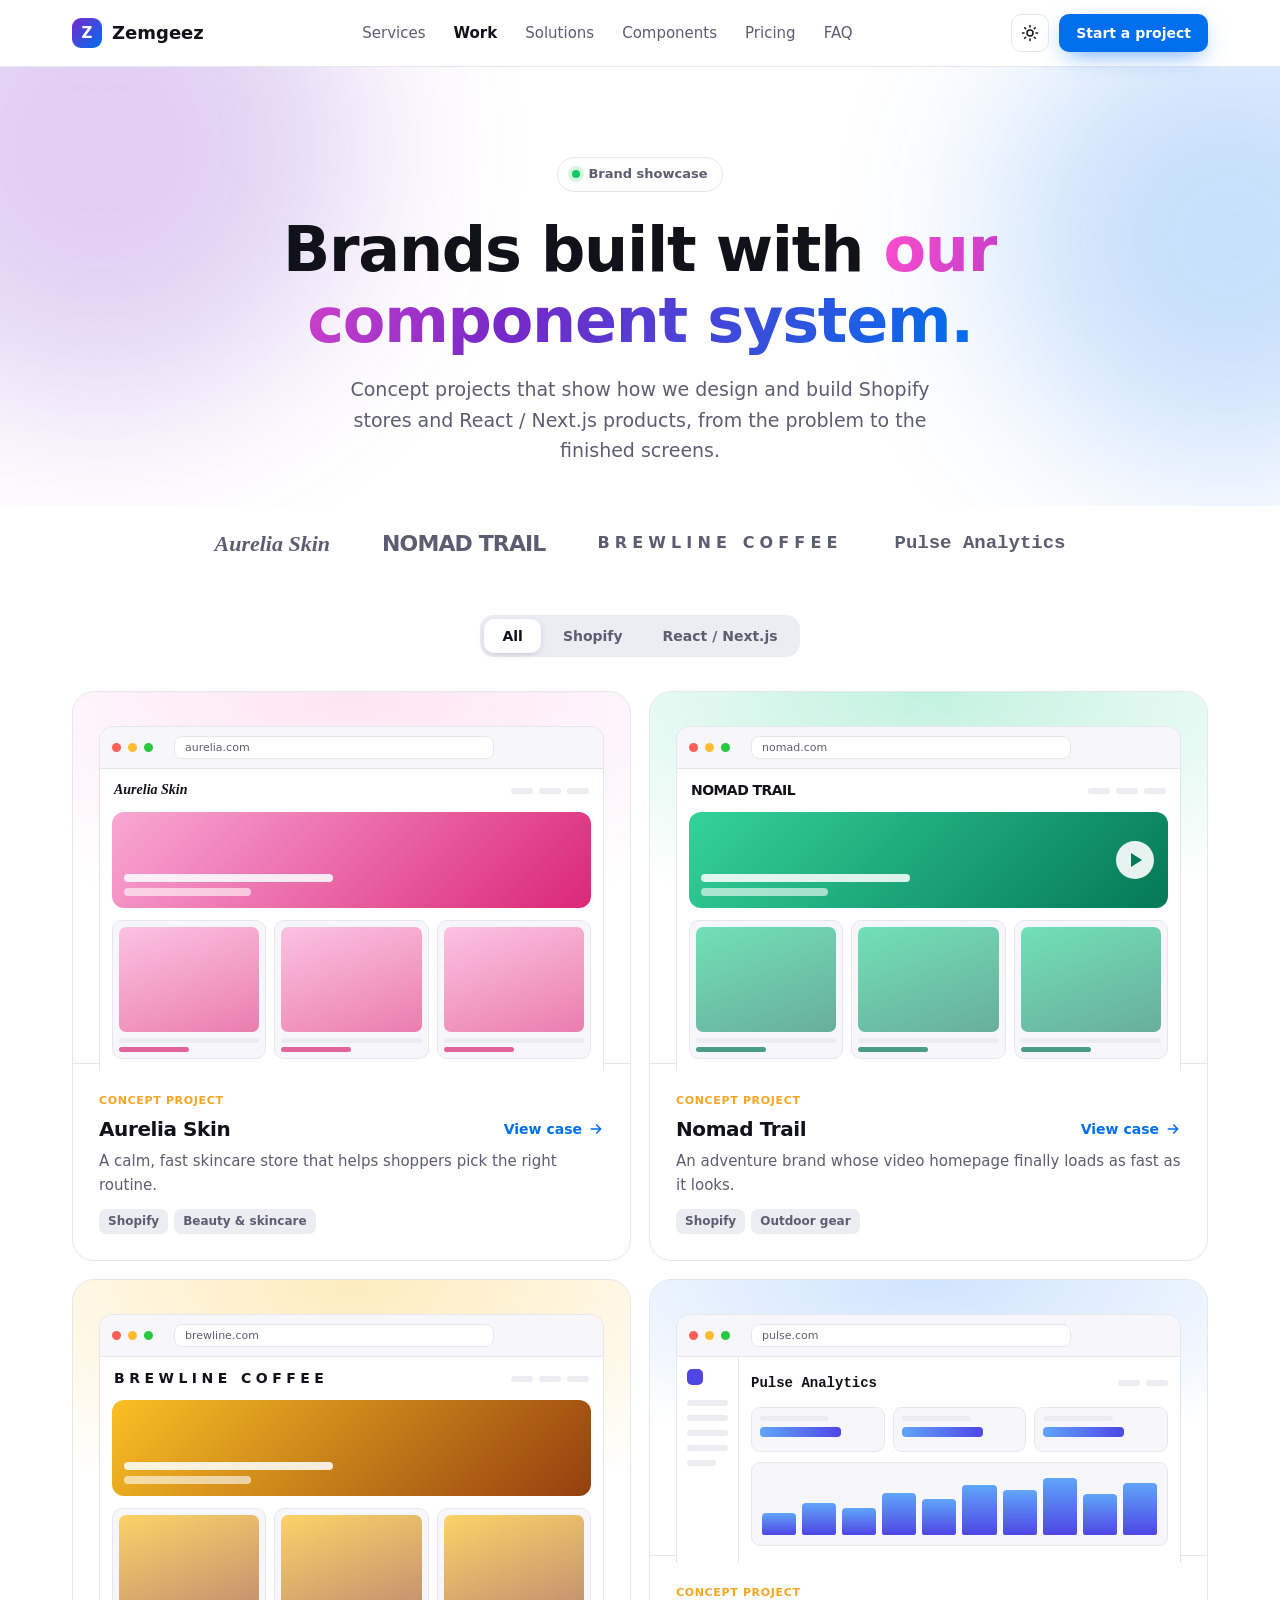
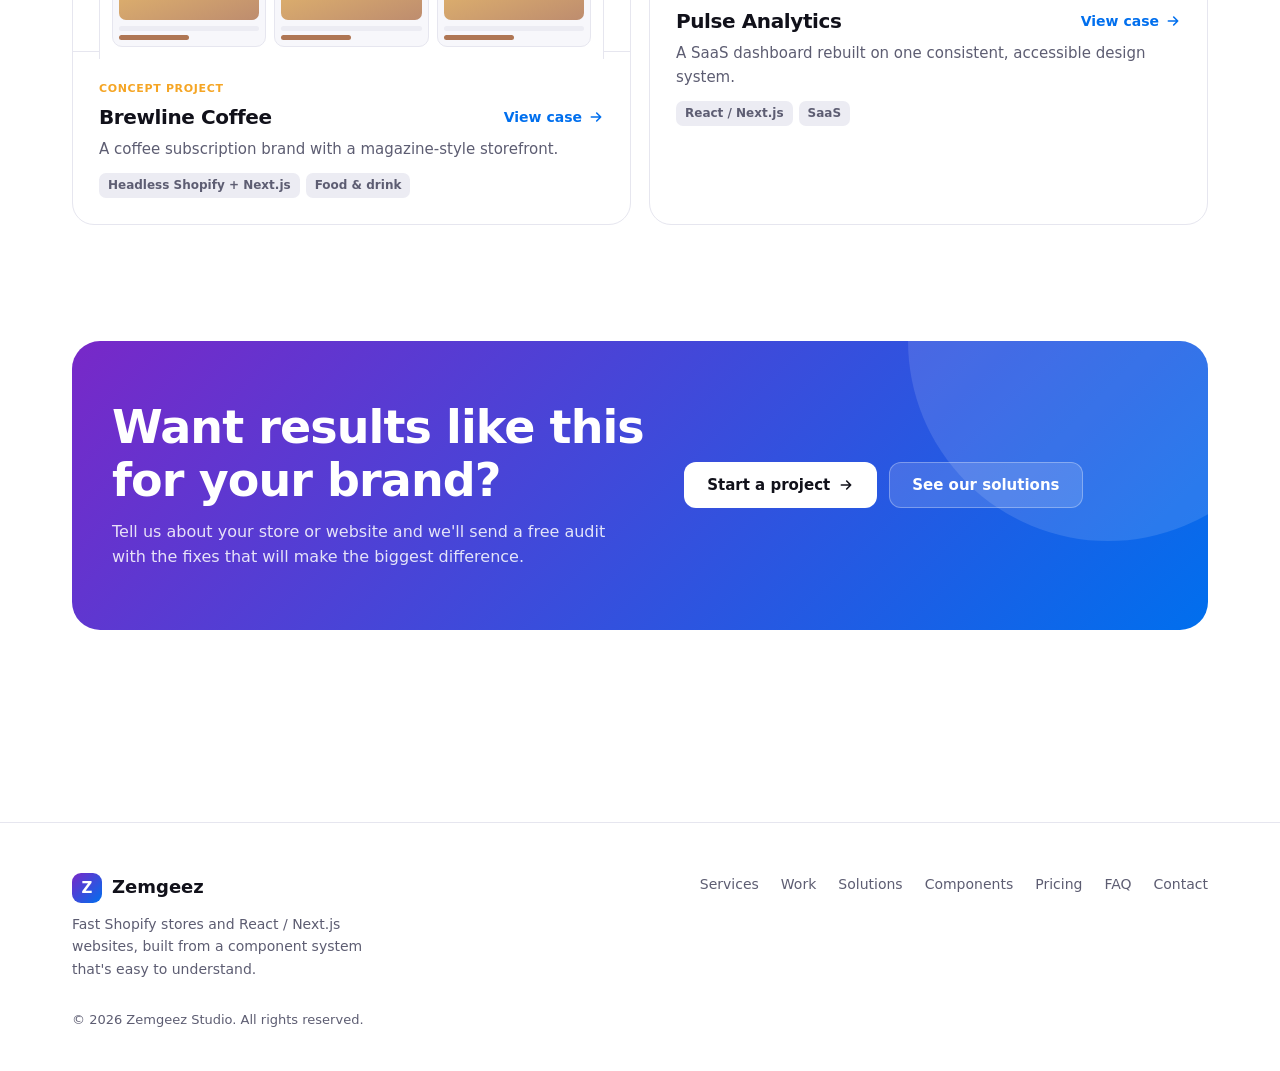
<file: work/index.html>
<!doctype html>
<html lang="en">
<head>
<meta charset="utf-8">
<meta name="viewport" content="width=device-width,initial-scale=1">
<title>Work: Brand Showcase | Zemgeez Studio</title>
<meta name="description" content="Shopify and React / Next.js brand concepts built with the Zemgeez component system.">
<meta name="theme-color" content="#0b0b12">
<meta property="og:title" content="Work: Brand Showcase | Zemgeez Studio">
<meta property="og:description" content="Shopify and React / Next.js brand concepts built with the Zemgeez component system.">
<meta property="og:type" content="website">
<link rel="icon" href="data:image/svg+xml,%3Csvg xmlns='http://www.w3.org/2000/svg' viewBox='0 0 32 32'%3E%3Cdefs%3E%3ClinearGradient id='g' x1='0' y1='0' x2='1' y2='1'%3E%3Cstop offset='0' stop-color='%237828c8'/%3E%3Cstop offset='1' stop-color='%23006fee'/%3E%3C/linearGradient%3E%3C/defs%3E%3Crect width='32' height='32' rx='9' fill='url(%23g)'/%3E%3Cpath d='M9 10h14l-14 12h14' stroke='white' stroke-width='3' fill='none' stroke-linecap='round' stroke-linejoin='round'/%3E%3C/svg%3E">
<script>(function(){try{var t=localStorage.getItem('theme');if(!t)t=matchMedia('(prefers-color-scheme: light)').matches?'light':'dark';document.documentElement.dataset.theme=t}catch(e){document.documentElement.dataset.theme='dark'}})();</script>
<link rel="stylesheet" href="../assets/style.css">
</head>
<body class="no-js">

<!-- ================= NAVBAR ================= -->
<header class="nav" id="nav">
  <div class="wrap">
    <a href="../index.html" class="logo" aria-label="Zemgeez Studio home"><b>Z</b>Zemgeez</a>
    <nav class="links" aria-label="Main"><a href="../index.html#services">Services</a><a href="../work/index.html" class=on aria-current=page>Work</a><a href="../solutions.html">Solutions</a><a href="../index.html#components">Components</a><a href="../index.html#pricing">Pricing</a><a href="../index.html#faq">FAQ</a></nav>
    <div class="nav-r">
      <button class="icon-btn" id="theme" aria-label="Toggle dark mode">
        <svg class="sun" width="18" height="18" viewBox="0 0 24 24" fill="none" stroke="currentColor" stroke-width="2" stroke-linecap="round"><circle cx="12" cy="12" r="4"/><path d="M12 2v2M12 20v2M4.9 4.9l1.4 1.4M17.7 17.7l1.4 1.4M2 12h2M20 12h2M4.9 19.1l1.4-1.4M17.7 6.3l1.4-1.4"/></svg>
        <svg class="moon" width="18" height="18" viewBox="0 0 24 24" fill="none" stroke="currentColor" stroke-width="2" stroke-linecap="round"><path d="M21 12.8A9 9 0 1 1 11.2 3a7 7 0 0 0 9.8 9.8z"/></svg>
      </button>
      <a href="../index.html#contact" class="btn btn-primary btn-sm">Start a project</a>
      <button class="icon-btn menu-btn" id="menu" aria-label="Open menu" aria-expanded="false">
        <svg width="18" height="18" viewBox="0 0 24 24" fill="none" stroke="currentColor" stroke-width="2" stroke-linecap="round"><path d="M4 7h16M4 12h16M4 17h16"/></svg>
      </button>
    </div>
  </div>
  <div class="mobile"><a href="../index.html#services">Services</a><a href="../work/index.html">Work</a><a href="../solutions.html">Solutions</a><a href="../index.html#components">Components</a><a href="../index.html#pricing">Pricing</a><a href="../index.html#faq">FAQ</a>
    <a href="../index.html#contact" class="btn btn-primary" style="margin-top:14px;color:#fff;border:0">Start a project</a>
  </div>
</header>
<main>
<section class="hero center" style="padding-bottom:40px">
  <div class="blob b1"></div><div class="blob b2"></div>
  <div class="wrap">
    <span class="eyebrow"><i></i> Brand showcase</span>
    <h1 style="font-size:clamp(36px,5.6vw,62px)">Brands built with <span class="grad">our component system.</span></h1>
    <p class="lead">Concept projects that show how we design and build Shopify stores and React / Next.js products, from the problem to the finished screens.</p>
  </div>
</section>
<section style="padding-top:20px">
  <div class="wrap">
    <div class="brands rv"><span class="wm wm-serif">Aurelia Skin</span><span class="wm wm-bold">Nomad Trail</span><span class="wm wm-caps">Brewline Coffee</span><span class="wm wm-mono">Pulse Analytics</span></div>
    <div class="center"><div class="filters" role="group" aria-label="Filter projects">
      <button class="tab" data-filter="all" aria-selected="true">All</button>
      <button class="tab" data-filter="shopify" aria-selected="false">Shopify</button>
      <button class="tab" data-filter="react" aria-selected="false">React / Next.js</button>
    </div></div>
    <div class="grid g2"><a class="card work rv" data-cat="shopify" href="../work/aurelia.html" style="--c1:#f9a8d4;--c2:#db2777">
  <div class="vis"><div class="mock" style="--c1:#f9a8d4;--c2:#db2777"><div class="bar"><span></span><span></span><span></span><div class="url">aurelia.com</div></div><div class="ms-head"><span class="wm wm-serif" style="font-size:14px;color:var(--text)">Aurelia Skin</span><span class="nl"><i></i><i></i><i></i></span></div><div class="ms-hero"><i></i><i></i></div><div class="ms-grid"><div class="ms-tile"><b></b><i></i><i></i></div><div class="ms-tile"><b></b><i></i><i></i></div><div class="ms-tile"><b></b><i></i><i></i></div></div></div></div>
  <div class="meta"><span class="concept">Concept project</span><div class="row" style="margin-top:6px"><h3>Aurelia Skin</h3><span class="go">View case <svg width="16" height="16" viewBox="0 0 24 24" fill="none" stroke="currentColor" stroke-width="2.4" stroke-linecap="round" stroke-linejoin="round"><path d="M5 12h14M13 6l6 6-6 6"/></svg></span></div><p>A calm, fast skincare store that helps shoppers pick the right routine.</p><div class="tags"><span>Shopify</span><span>Beauty & skincare</span></div></div>
</a><a class="card work rv" data-cat="shopify" href="../work/nomad.html" style="--c1:#34d399;--c2:#047857">
  <div class="vis"><div class="mock" style="--c1:#34d399;--c2:#047857"><div class="bar"><span></span><span></span><span></span><div class="url">nomad.com</div></div><div class="ms-head"><span class="wm wm-bold" style="font-size:14px;color:var(--text)">Nomad Trail</span><span class="nl"><i></i><i></i><i></i></span></div><div class="ms-hero"><span class="pl"></span><i></i><i></i></div><div class="ms-grid"><div class="ms-tile"><b></b><i></i><i></i></div><div class="ms-tile"><b></b><i></i><i></i></div><div class="ms-tile"><b></b><i></i><i></i></div></div></div></div>
  <div class="meta"><span class="concept">Concept project</span><div class="row" style="margin-top:6px"><h3>Nomad Trail</h3><span class="go">View case <svg width="16" height="16" viewBox="0 0 24 24" fill="none" stroke="currentColor" stroke-width="2.4" stroke-linecap="round" stroke-linejoin="round"><path d="M5 12h14M13 6l6 6-6 6"/></svg></span></div><p>An adventure brand whose video homepage finally loads as fast as it looks.</p><div class="tags"><span>Shopify</span><span>Outdoor gear</span></div></div>
</a><a class="card work rv" data-cat="shopify react" href="../work/brewline.html" style="--c1:#fbbf24;--c2:#92400e">
  <div class="vis"><div class="mock" style="--c1:#fbbf24;--c2:#92400e"><div class="bar"><span></span><span></span><span></span><div class="url">brewline.com</div></div><div class="ms-head"><span class="wm wm-caps" style="font-size:14px;color:var(--text)">Brewline Coffee</span><span class="nl"><i></i><i></i><i></i></span></div><div class="ms-hero"><i></i><i></i></div><div class="ms-grid"><div class="ms-tile"><b></b><i></i><i></i></div><div class="ms-tile"><b></b><i></i><i></i></div><div class="ms-tile"><b></b><i></i><i></i></div></div></div></div>
  <div class="meta"><span class="concept">Concept project</span><div class="row" style="margin-top:6px"><h3>Brewline Coffee</h3><span class="go">View case <svg width="16" height="16" viewBox="0 0 24 24" fill="none" stroke="currentColor" stroke-width="2.4" stroke-linecap="round" stroke-linejoin="round"><path d="M5 12h14M13 6l6 6-6 6"/></svg></span></div><p>A coffee subscription brand with a magazine-style storefront.</p><div class="tags"><span>Headless Shopify + Next.js</span><span>Food & drink</span></div></div>
</a><a class="card work rv" data-cat="react" href="../work/pulse.html" style="--c1:#60a5fa;--c2:#4f46e5">
  <div class="vis"><div class="mock" style="--c1:#60a5fa;--c2:#4f46e5"><div class="bar"><span></span><span></span><span></span><div class="url">pulse.com</div></div><div class="md"><div class="md-side"><i></i><i></i><i></i><i></i><i></i><i style="width:70%"></i></div><div class="md-main"><div class="ms-head" style="padding:0"><span class="wm wm-mono" style="font-size:14px;color:var(--text)">Pulse Analytics</span><span class="nl"><i></i><i></i></span></div><div class="md-kpi"><div><i></i><b></b></div><div><i></i><b></b></div><div><i></i><b></b></div></div><div class="md-chart"><i style="height:35%"></i><i style="height:52%"></i><i style="height:44%"></i><i style="height:68%"></i><i style="height:58%"></i><i style="height:80%"></i><i style="height:72%"></i><i style="height:92%"></i><i style="height:66%"></i><i style="height:84%"></i></div></div></div></div></div>
  <div class="meta"><span class="concept">Concept project</span><div class="row" style="margin-top:6px"><h3>Pulse Analytics</h3><span class="go">View case <svg width="16" height="16" viewBox="0 0 24 24" fill="none" stroke="currentColor" stroke-width="2.4" stroke-linecap="round" stroke-linejoin="round"><path d="M5 12h14M13 6l6 6-6 6"/></svg></span></div><p>A SaaS dashboard rebuilt on one consistent, accessible design system.</p><div class="tags"><span>React / Next.js</span><span>SaaS</span></div></div>
</a></div>
  </div>
</section>

<section style="padding-top:20px">
  <div class="wrap">
    <div class="cta rv">
      <div style="position:relative"><h2>Want results like this for your brand?</h2><p>Tell us about your store or website and we'll send a free audit with the fixes that will make the biggest difference.</p></div>
      <div style="position:relative;display:flex;gap:12px;flex-wrap:wrap"><a href="../index.html#contact" class="btn btn-white">Start a project <svg width="16" height="16" viewBox="0 0 24 24" fill="none" stroke="currentColor" stroke-width="2.4" stroke-linecap="round" stroke-linejoin="round"><path d="M5 12h14M13 6l6 6-6 6"/></svg></a><a href="../solutions.html" class="btn" style="background:rgba(255,255,255,.14);color:#fff;border-color:rgba(255,255,255,.3)">See our solutions</a></div>
    </div>
  </div>
</section>
</main>
<footer>
  <div class="wrap">
    <div class="foot">
      <div><a href="../index.html" class="logo"><b>Z</b>Zemgeez</a><p class="muted" style="margin-top:10px;max-width:320px;font-size:14px">Fast Shopify stores and React / Next.js websites, built from a component system that's easy to understand.</p></div>
      <nav aria-label="Footer"><a href="../index.html#services">Services</a><a href="../work/index.html">Work</a><a href="../solutions.html">Solutions</a><a href="../index.html#components">Components</a><a href="../index.html#pricing">Pricing</a><a href="../index.html#faq">FAQ</a><a href="../index.html#contact">Contact</a></nav>
    </div>
    <p class="copy">© <span id="y">2026</span> Zemgeez Studio. All rights reserved.</p>
  </div>
</footer>
<script src="../assets/main.js" defer></script>
</body>
</html>
</file>
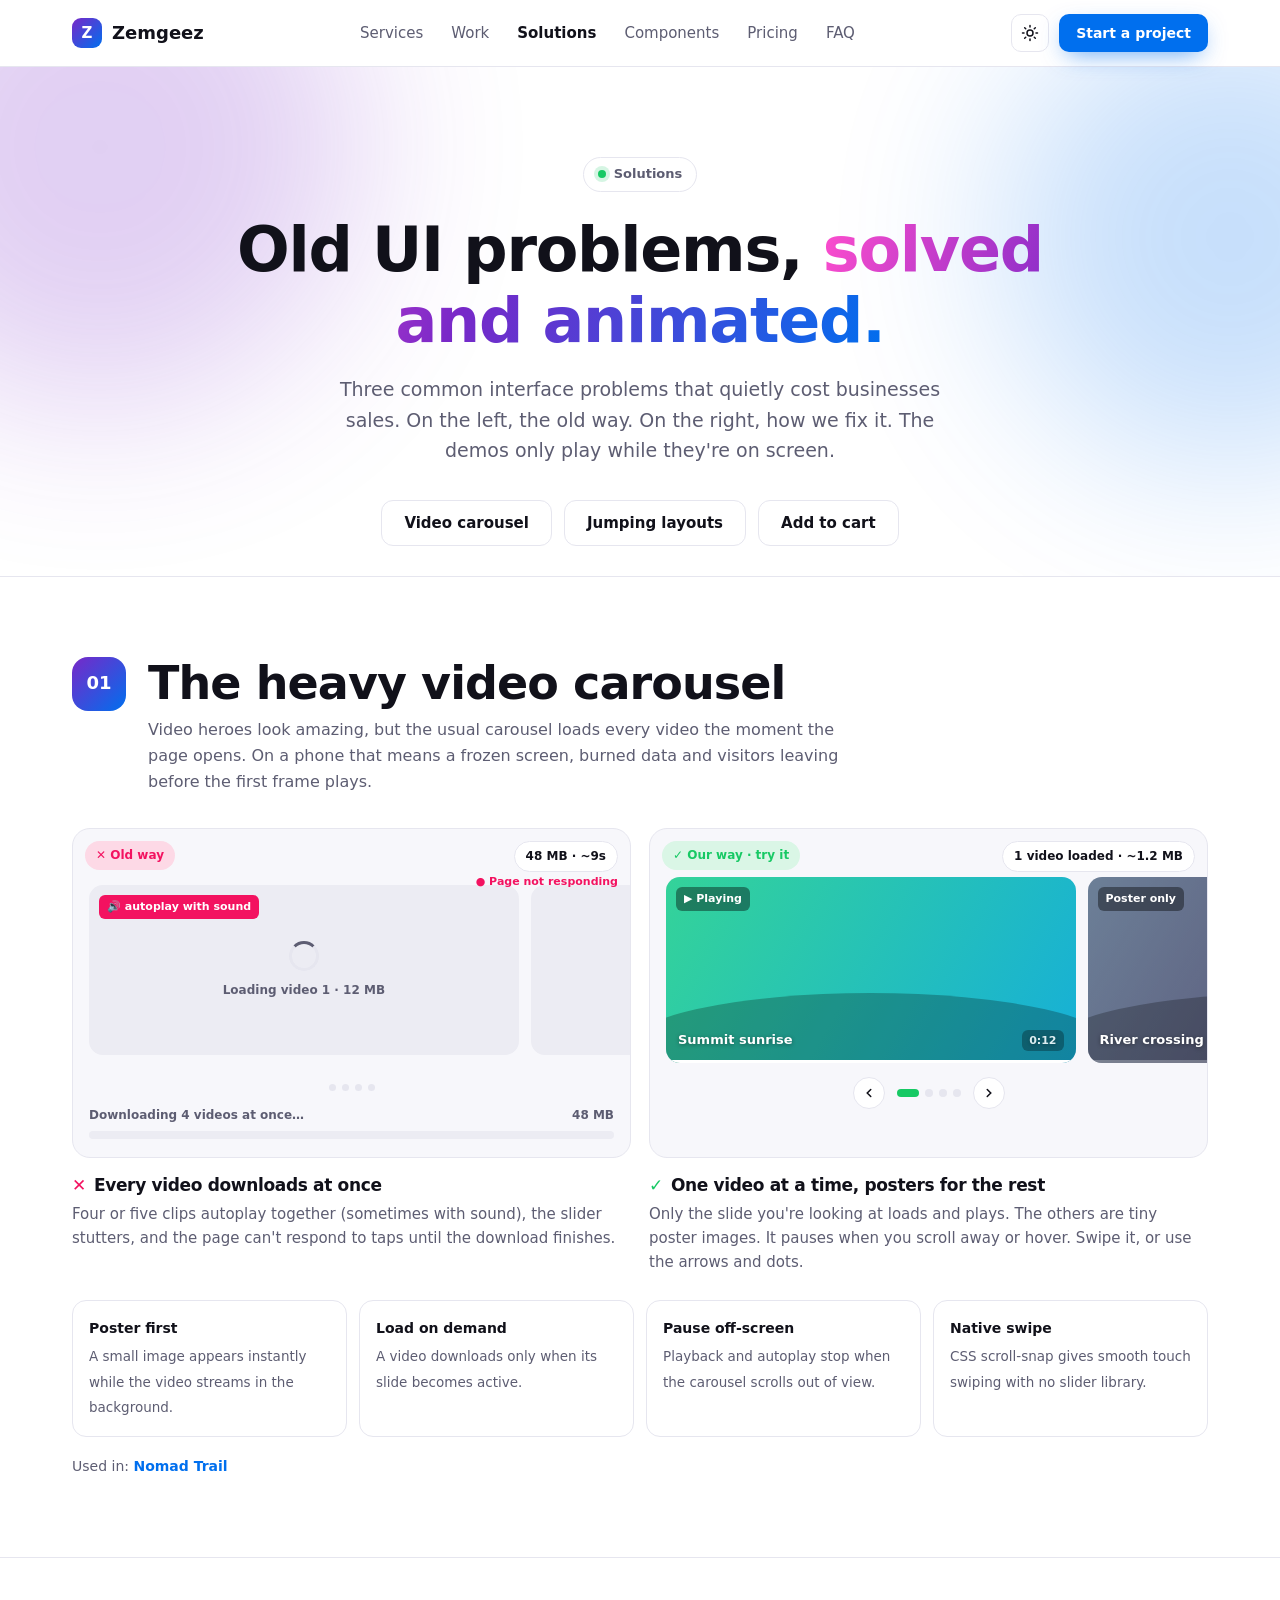
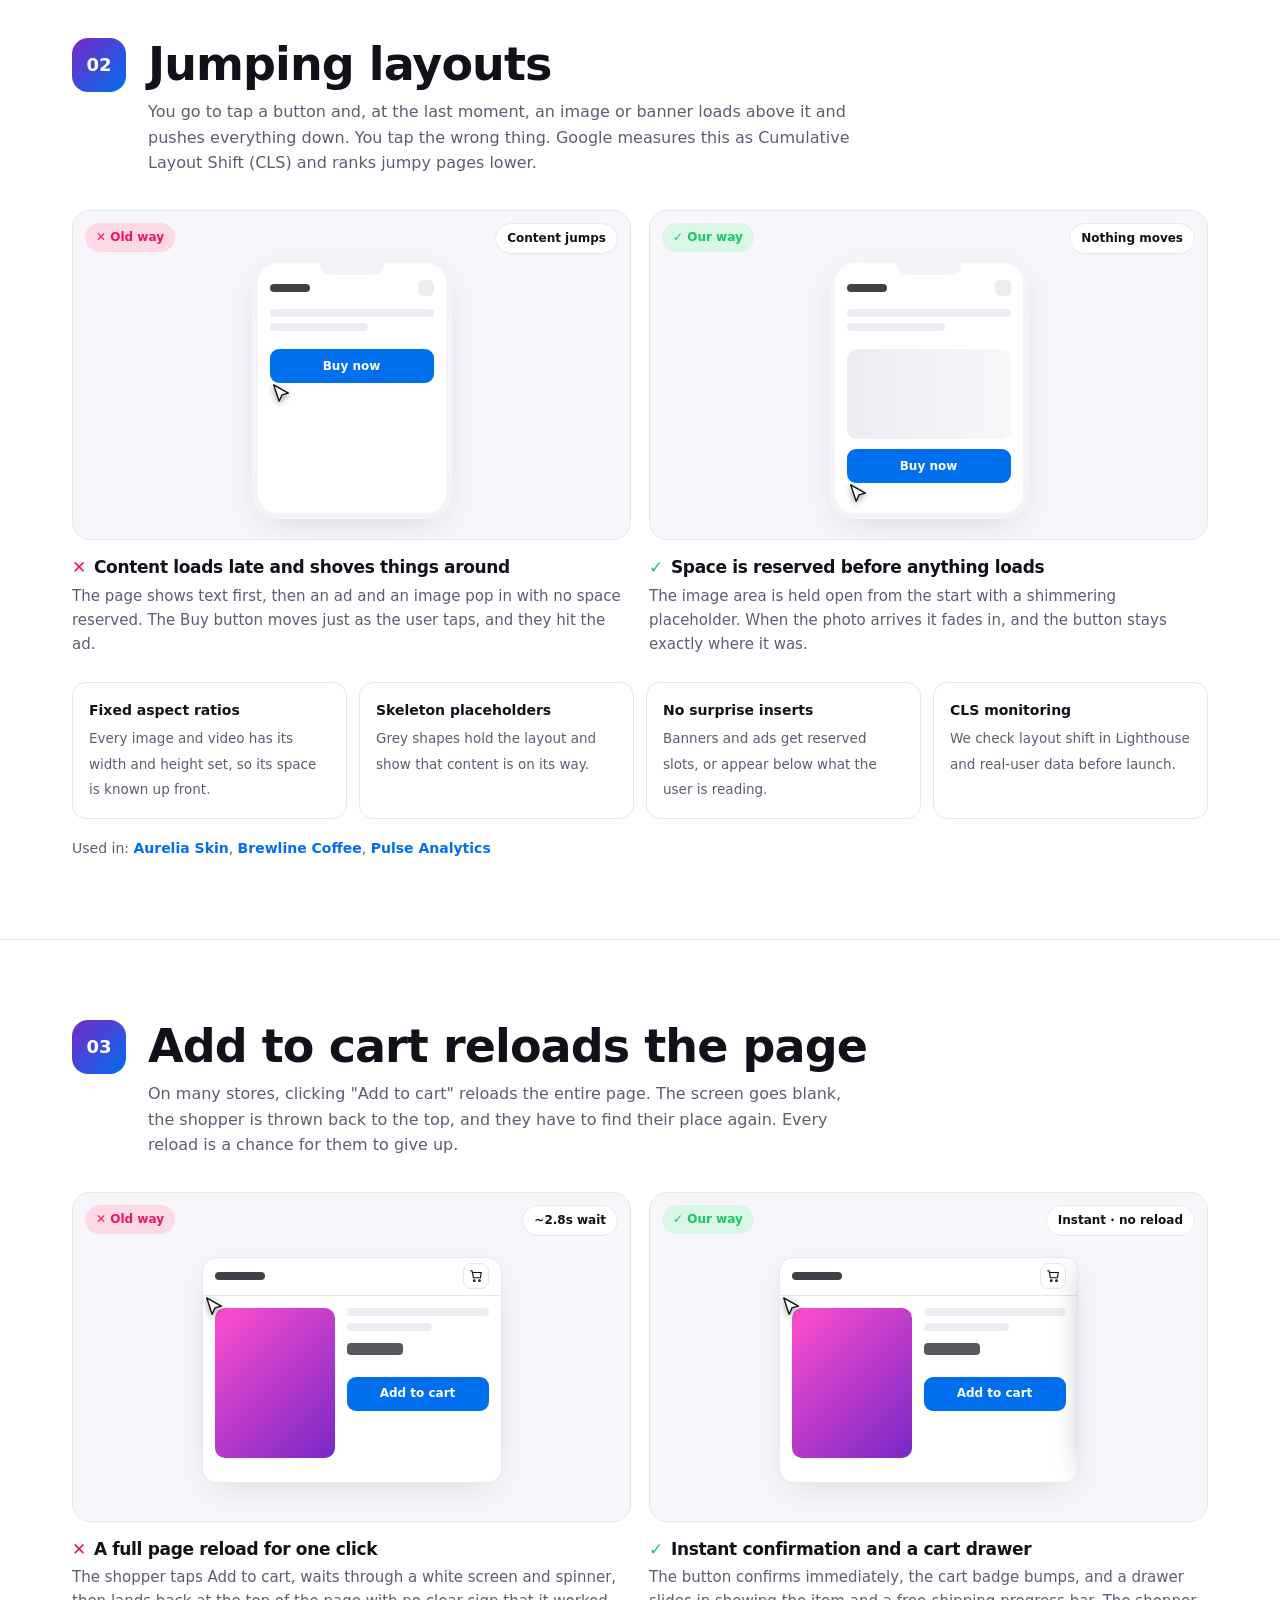
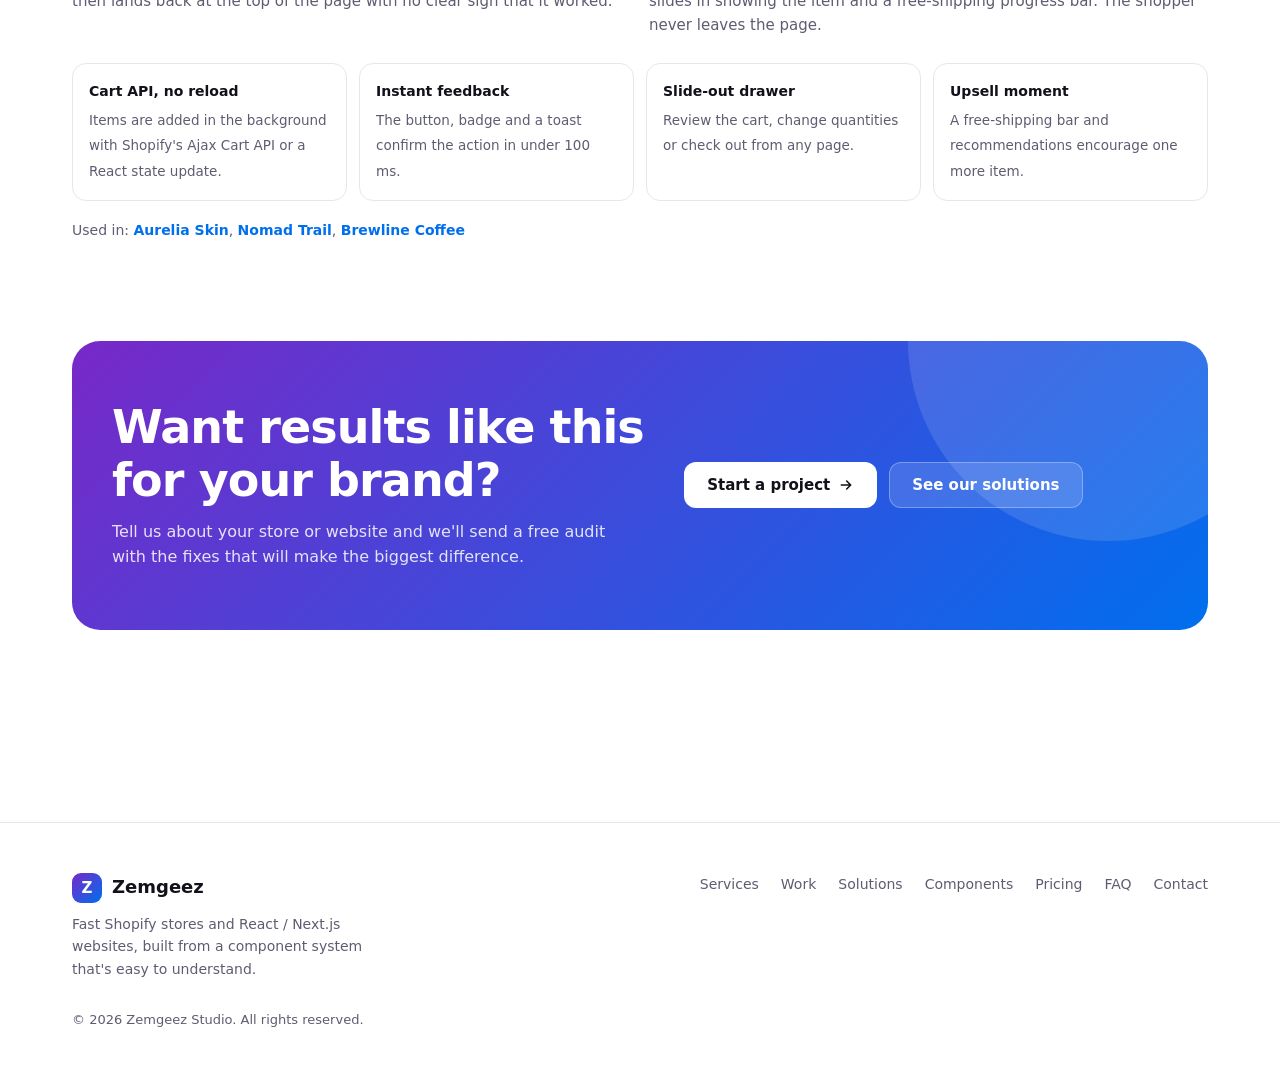
<file: solutions.html>
<!doctype html>
<html lang="en">
<head>
<meta charset="utf-8">
<meta name="viewport" content="width=device-width,initial-scale=1">
<title>Solutions: UI Problems We Fix | Zemgeez Studio</title>
<meta name="description" content="See common UI problems like heavy video carousels, jumping layouts and add-to-cart reloads, and how we solve them, animated side by side.">
<meta name="theme-color" content="#0b0b12">
<meta property="og:title" content="Solutions: UI Problems We Fix | Zemgeez Studio">
<meta property="og:description" content="See common UI problems like heavy video carousels, jumping layouts and add-to-cart reloads, and how we solve them, animated side by side.">
<meta property="og:type" content="website">
<link rel="icon" href="data:image/svg+xml,%3Csvg xmlns='http://www.w3.org/2000/svg' viewBox='0 0 32 32'%3E%3Cdefs%3E%3ClinearGradient id='g' x1='0' y1='0' x2='1' y2='1'%3E%3Cstop offset='0' stop-color='%237828c8'/%3E%3Cstop offset='1' stop-color='%23006fee'/%3E%3C/linearGradient%3E%3C/defs%3E%3Crect width='32' height='32' rx='9' fill='url(%23g)'/%3E%3Cpath d='M9 10h14l-14 12h14' stroke='white' stroke-width='3' fill='none' stroke-linecap='round' stroke-linejoin='round'/%3E%3C/svg%3E">
<script>(function(){try{var t=localStorage.getItem('theme');if(!t)t=matchMedia('(prefers-color-scheme: light)').matches?'light':'dark';document.documentElement.dataset.theme=t}catch(e){document.documentElement.dataset.theme='dark'}})();</script>
<link rel="stylesheet" href="assets/style.css">
</head>
<body class="no-js">

<!-- ================= NAVBAR ================= -->
<header class="nav" id="nav">
  <div class="wrap">
    <a href="index.html" class="logo" aria-label="Zemgeez Studio home"><b>Z</b>Zemgeez</a>
    <nav class="links" aria-label="Main"><a href="index.html#services">Services</a><a href="work/index.html">Work</a><a href="solutions.html" class=on aria-current=page>Solutions</a><a href="index.html#components">Components</a><a href="index.html#pricing">Pricing</a><a href="index.html#faq">FAQ</a></nav>
    <div class="nav-r">
      <button class="icon-btn" id="theme" aria-label="Toggle dark mode">
        <svg class="sun" width="18" height="18" viewBox="0 0 24 24" fill="none" stroke="currentColor" stroke-width="2" stroke-linecap="round"><circle cx="12" cy="12" r="4"/><path d="M12 2v2M12 20v2M4.9 4.9l1.4 1.4M17.7 17.7l1.4 1.4M2 12h2M20 12h2M4.9 19.1l1.4-1.4M17.7 6.3l1.4-1.4"/></svg>
        <svg class="moon" width="18" height="18" viewBox="0 0 24 24" fill="none" stroke="currentColor" stroke-width="2" stroke-linecap="round"><path d="M21 12.8A9 9 0 1 1 11.2 3a7 7 0 0 0 9.8 9.8z"/></svg>
      </button>
      <a href="index.html#contact" class="btn btn-primary btn-sm">Start a project</a>
      <button class="icon-btn menu-btn" id="menu" aria-label="Open menu" aria-expanded="false">
        <svg width="18" height="18" viewBox="0 0 24 24" fill="none" stroke="currentColor" stroke-width="2" stroke-linecap="round"><path d="M4 7h16M4 12h16M4 17h16"/></svg>
      </button>
    </div>
  </div>
  <div class="mobile"><a href="index.html#services">Services</a><a href="work/index.html">Work</a><a href="solutions.html">Solutions</a><a href="index.html#components">Components</a><a href="index.html#pricing">Pricing</a><a href="index.html#faq">FAQ</a>
    <a href="index.html#contact" class="btn btn-primary" style="margin-top:14px;color:#fff;border:0">Start a project</a>
  </div>
</header>
<main>
<section class="hero center" style="padding-bottom:30px">
  <div class="blob b1"></div><div class="blob b2"></div>
  <div class="wrap">
    <span class="eyebrow"><i></i> Solutions</span>
    <h1 style="font-size:clamp(36px,5.6vw,62px)">Old UI problems, <span class="grad">solved and animated.</span></h1>
    <p class="lead">Three common interface problems that quietly cost businesses sales. On the left, the old way. On the right, how we fix it. The demos only play while they're on screen.</p>
    <div class="hero-cta"><a href="#video-carousel" class="btn btn-ghost">Video carousel</a><a href="#layout-shift" class="btn btn-ghost">Jumping layouts</a><a href="#add-to-cart" class="btn btn-ghost">Add to cart</a></div>
  </div>
</section>
<section class="sol" id="video-carousel">
  <div class="wrap">
    <div class="sol-head rv"><div class="sol-num">01</div><div><h2>The heavy video carousel</h2><p>Video heroes look amazing, but the usual carousel loads every video the moment the page opens. On a phone that means a frozen screen, burned data and visitors leaving before the first frame plays.</p></div></div>
    <div class="vs">
      <div class="vs-col old rv"><div class="stage" role="img" aria-label="Animation: a carousel loading four videos at once, stuttering while a download bar fills to 48 MB">
  <span class="stage-lbl">✕ Old way</span><span class="stage-stat">48 MB · ~9s</span><span class="frozen">● Page not responding</span>
  <div class="vo-track">
    <div class="vo-slide sound"><span class="sp"></span>Loading video 1 · 12 MB</div>
    <div class="vo-slide"><span class="sp"></span>Loading video 2 · 12 MB</div>
    <div class="vo-slide"><span class="sp"></span>Loading video 3 · 12 MB</div>
    <div class="vo-slide"><span class="sp"></span>Loading video 4 · 12 MB</div>
  </div>
  <div class="vo-dots"><i></i><i></i><i></i><i></i></div>
  <div class="vo-net"><div class="row"><span>Downloading 4 videos at once…</span><span>48 MB</span></div><div class="meter"><i></i></div></div>
</div><h3><span style="color:var(--danger)">✕</span> Every video downloads at once</h3><p>Four or five clips autoplay together (sometimes with sound), the slider stutters, and the page can't respond to taps until the download finishes.</p></div>
      <div class="vs-col new rv"><div class="stage" style="height:330px">
  <span class="stage-lbl">✓ Our way · try it</span><span class="stage-stat" data-stat>1 video loaded · ~1.2 MB</span>
  <div class="vc" data-carousel aria-roledescription="carousel" aria-label="Lightweight video carousel demo">
    <div class="vc-track"><div class="vc-slide" style="--a:#34d399;--b:#0ea5e9"><div class="vid"></div><div class="hill"></div><span class="state">Poster only</span><div class="vc-cap">Summit sunrise<small>0:12</small></div><div class="prog"><i></i></div></div><div class="vc-slide" style="--a:#60a5fa;--b:#7828c8"><div class="vid"></div><div class="hill"></div><span class="state">Poster only</span><div class="vc-cap">River crossing<small>0:19</small></div><div class="prog"><i></i></div></div><div class="vc-slide" style="--a:#f59e0b;--b:#f31260"><div class="vid"></div><div class="hill"></div><span class="state">Poster only</span><div class="vc-cap">Desert night<small>0:26</small></div><div class="prog"><i></i></div></div><div class="vc-slide" style="--a:#22c55e;--b:#047857"><div class="vid"></div><div class="hill"></div><span class="state">Poster only</span><div class="vc-cap">Forest trail<small>0:33</small></div><div class="prog"><i></i></div></div></div>
    <div class="vc-ctrl"><button class="arw" data-prev aria-label="Previous video"><svg width="14" height="14" viewBox="0 0 24 24" fill="none" stroke="currentColor" stroke-width="2.6" stroke-linecap="round"><path d="M15 6l-6 6 6 6"/></svg></button><div class="vc-dots"></div><button class="arw" data-next aria-label="Next video"><svg width="14" height="14" viewBox="0 0 24 24" fill="none" stroke="currentColor" stroke-width="2.6" stroke-linecap="round"><path d="M9 6l6 6-6 6"/></svg></button></div>
  </div>
</div><h3><span style="color:var(--success)">✓</span> One video at a time, posters for the rest</h3><p>Only the slide you're looking at loads and plays. The others are tiny poster images. It pauses when you scroll away or hover. Swipe it, or use the arrows and dots.</p></div>
    </div>
    <div class="how"><div class="rv"><b>Poster first</b><span>A small image appears instantly while the video streams in the background.</span></div><div class="rv"><b>Load on demand</b><span>A video downloads only when its slide becomes active.</span></div><div class="rv"><b>Pause off-screen</b><span>Playback and autoplay stop when the carousel scrolls out of view.</span></div><div class="rv"><b>Native swipe</b><span>CSS scroll-snap gives smooth touch swiping with no slider library.</span></div></div>
    <p class="used">Used in: <a href="work/nomad.html">Nomad Trail</a></p>
  </div>
</section><section class="sol" id="layout-shift">
  <div class="wrap">
    <div class="sol-head rv"><div class="sol-num">02</div><div><h2>Jumping layouts</h2><p>You go to tap a button and, at the last moment, an image or banner loads above it and pushes everything down. You tap the wrong thing. Google measures this as Cumulative Layout Shift (CLS) and ranks jumpy pages lower.</p></div></div>
    <div class="vs">
      <div class="vs-col old rv"><div class="stage" role="img" aria-label="Animation: a user goes to tap Buy now, but an ad and an image load late and push the button down, so they tap the ad">
  <span class="stage-lbl">✕ Old way</span><span class="stage-stat">Content jumps</span>
  <div class="scene"><div class="phone"><span class="notch"></span>
      <div class="ls-h"><b></b><i></i></div>
      <div class="ls-t"><i></i><i></i></div>
      <div class="ls-ad">Ad · Download our app!</div>
      <div class="ls-img"></div>
      <div class="ls-btn">Buy now<span class="ok">✓ Added</span></div>
      <svg class="cur ls-cur" viewBox="0 0 24 24"><path d="M4 2l16 9-7 2-3 7z" fill="#fff" stroke="#111" stroke-width="1.5" stroke-linejoin="round"/></svg>
    </div></div>
  <div class="toast-x bad ls-toast">Oops! Tapped the ad, not Buy</div>
</div><h3><span style="color:var(--danger)">✕</span> Content loads late and shoves things around</h3><p>The page shows text first, then an ad and an image pop in with no space reserved. The Buy button moves just as the user taps, and they hit the ad.</p></div>
      <div class="vs-col new rv"><div class="stage" role="img" aria-label="Animation: space for the image is reserved with a placeholder, so the Buy now button never moves and the tap works">
  <span class="stage-lbl">✓ Our way</span><span class="stage-stat">Nothing moves</span>
  <div class="scene"><div class="phone"><span class="notch"></span>
      <div class="ls-h"><b></b><i></i></div>
      <div class="ls-t"><i></i><i></i></div>
      
      <div class="ls-img"></div>
      <div class="ls-btn">Buy now<span class="ok">✓ Added</span></div>
      <svg class="cur ls-cur" viewBox="0 0 24 24"><path d="M4 2l16 9-7 2-3 7z" fill="#fff" stroke="#111" stroke-width="1.5" stroke-linejoin="round"/></svg>
    </div></div>
  <div class="toast-x good ls-toast">Tapped Buy. Nothing moved.</div>
</div><h3><span style="color:var(--success)">✓</span> Space is reserved before anything loads</h3><p>The image area is held open from the start with a shimmering placeholder. When the photo arrives it fades in, and the button stays exactly where it was.</p></div>
    </div>
    <div class="how"><div class="rv"><b>Fixed aspect ratios</b><span>Every image and video has its width and height set, so its space is known up front.</span></div><div class="rv"><b>Skeleton placeholders</b><span>Grey shapes hold the layout and show that content is on its way.</span></div><div class="rv"><b>No surprise inserts</b><span>Banners and ads get reserved slots, or appear below what the user is reading.</span></div><div class="rv"><b>CLS monitoring</b><span>We check layout shift in Lighthouse and real-user data before launch.</span></div></div>
    <p class="used">Used in: <a href="work/aurelia.html">Aurelia Skin</a>, <a href="work/brewline.html">Brewline Coffee</a>, <a href="work/pulse.html">Pulse Analytics</a></p>
  </div>
</section><section class="sol" id="add-to-cart">
  <div class="wrap">
    <div class="sol-head rv"><div class="sol-num">03</div><div><h2>Add to cart reloads the page</h2><p>On many stores, clicking "Add to cart" reloads the entire page. The screen goes blank, the shopper is thrown back to the top, and they have to find their place again. Every reload is a chance for them to give up.</p></div></div>
    <div class="vs">
      <div class="vs-col old rv"><div class="stage atc" role="img" aria-label="Animation: clicking Add to cart reloads the whole page, shows a spinner, and loses the scroll position">
  <span class="stage-lbl">✕ Old way</span><span class="stage-stat">~2.8s wait</span>
  <div class="scene"><div class="shop">
      <div class="shop-h"><b></b><span class="cart-i"><svg width="14" height="14" viewBox="0 0 24 24" fill="none" stroke="currentColor" stroke-width="2"><path d="M6 6h15l-1.5 9h-12z"/><circle cx="9" cy="20" r="1.4"/><circle cx="18" cy="20" r="1.4"/><path d="M6 6L5 3H2"/></svg><em>1</em></span></div>
      <div class="shop-b"><div class="pimg"></div><div class="pi"><i></i><i class="s"></i><i class="pr"></i><div class="atc-btn">Add to cart<span class="ok">✓ Added</span></div></div></div>
      <div class="reload"><span class="sp"></span>Reloading page…</div>
      <svg class="cur " viewBox="0 0 24 24"><path d="M4 2l16 9-7 2-3 7z" fill="#fff" stroke="#111" stroke-width="1.5" stroke-linejoin="round"/></svg>
    </div></div>
  <div class="toast-x bad atc-toast">Page reloaded · scroll position lost</div>
</div><h3><span style="color:var(--danger)">✕</span> A full page reload for one click</h3><p>The shopper taps Add to cart, waits through a white screen and spinner, then lands back at the top of the page with no clear sign that it worked.</p></div>
      <div class="vs-col new rv"><div class="stage atc" role="img" aria-label="Animation: clicking Add to cart instantly confirms, the cart badge bumps and a cart drawer slides in without reloading">
  <span class="stage-lbl">✓ Our way</span><span class="stage-stat">Instant · no reload</span>
  <div class="scene"><div class="shop">
      <div class="shop-h"><b></b><span class="cart-i"><svg width="14" height="14" viewBox="0 0 24 24" fill="none" stroke="currentColor" stroke-width="2"><path d="M6 6h15l-1.5 9h-12z"/><circle cx="9" cy="20" r="1.4"/><circle cx="18" cy="20" r="1.4"/><path d="M6 6L5 3H2"/></svg><em>1</em></span></div>
      <div class="shop-b"><div class="pimg"></div><div class="pi"><i></i><i class="s"></i><i class="pr"></i><div class="atc-btn">Add to cart<span class="ok">✓ Added</span></div></div></div>
      <div class="drawer"><h4>Your cart (1)</h4><div class="it"><b></b><div><i></i><i style="width:36px"></i></div></div><div class="fs">₹320 away from free shipping</div><div class="meter"><i style="width:68%;background:var(--success)"></i></div><div class="co">Checkout</div></div>
      <svg class="cur " viewBox="0 0 24 24"><path d="M4 2l16 9-7 2-3 7z" fill="#fff" stroke="#111" stroke-width="1.5" stroke-linejoin="round"/></svg>
    </div></div>
  <div class="toast-x good atc-toast">Added in 0.1s · still on the page</div>
</div><h3><span style="color:var(--success)">✓</span> Instant confirmation and a cart drawer</h3><p>The button confirms immediately, the cart badge bumps, and a drawer slides in showing the item and a free-shipping progress bar. The shopper never leaves the page.</p></div>
    </div>
    <div class="how"><div class="rv"><b>Cart API, no reload</b><span>Items are added in the background with Shopify's Ajax Cart API or a React state update.</span></div><div class="rv"><b>Instant feedback</b><span>The button, badge and a toast confirm the action in under 100 ms.</span></div><div class="rv"><b>Slide-out drawer</b><span>Review the cart, change quantities or check out from any page.</span></div><div class="rv"><b>Upsell moment</b><span>A free-shipping bar and recommendations encourage one more item.</span></div></div>
    <p class="used">Used in: <a href="work/aurelia.html">Aurelia Skin</a>, <a href="work/nomad.html">Nomad Trail</a>, <a href="work/brewline.html">Brewline Coffee</a></p>
  </div>
</section>

<section style="padding-top:20px">
  <div class="wrap">
    <div class="cta rv">
      <div style="position:relative"><h2>Want results like this for your brand?</h2><p>Tell us about your store or website and we'll send a free audit with the fixes that will make the biggest difference.</p></div>
      <div style="position:relative;display:flex;gap:12px;flex-wrap:wrap"><a href="index.html#contact" class="btn btn-white">Start a project <svg width="16" height="16" viewBox="0 0 24 24" fill="none" stroke="currentColor" stroke-width="2.4" stroke-linecap="round" stroke-linejoin="round"><path d="M5 12h14M13 6l6 6-6 6"/></svg></a><a href="solutions.html" class="btn" style="background:rgba(255,255,255,.14);color:#fff;border-color:rgba(255,255,255,.3)">See our solutions</a></div>
    </div>
  </div>
</section>
</main>
<footer>
  <div class="wrap">
    <div class="foot">
      <div><a href="index.html" class="logo"><b>Z</b>Zemgeez</a><p class="muted" style="margin-top:10px;max-width:320px;font-size:14px">Fast Shopify stores and React / Next.js websites, built from a component system that's easy to understand.</p></div>
      <nav aria-label="Footer"><a href="index.html#services">Services</a><a href="work/index.html">Work</a><a href="solutions.html">Solutions</a><a href="index.html#components">Components</a><a href="index.html#pricing">Pricing</a><a href="index.html#faq">FAQ</a><a href="index.html#contact">Contact</a></nav>
    </div>
    <p class="copy">© <span id="y">2026</span> Zemgeez Studio. All rights reserved.</p>
  </div>
</footer>
<script src="assets/main.js" defer></script>
</body>
</html>
</file>
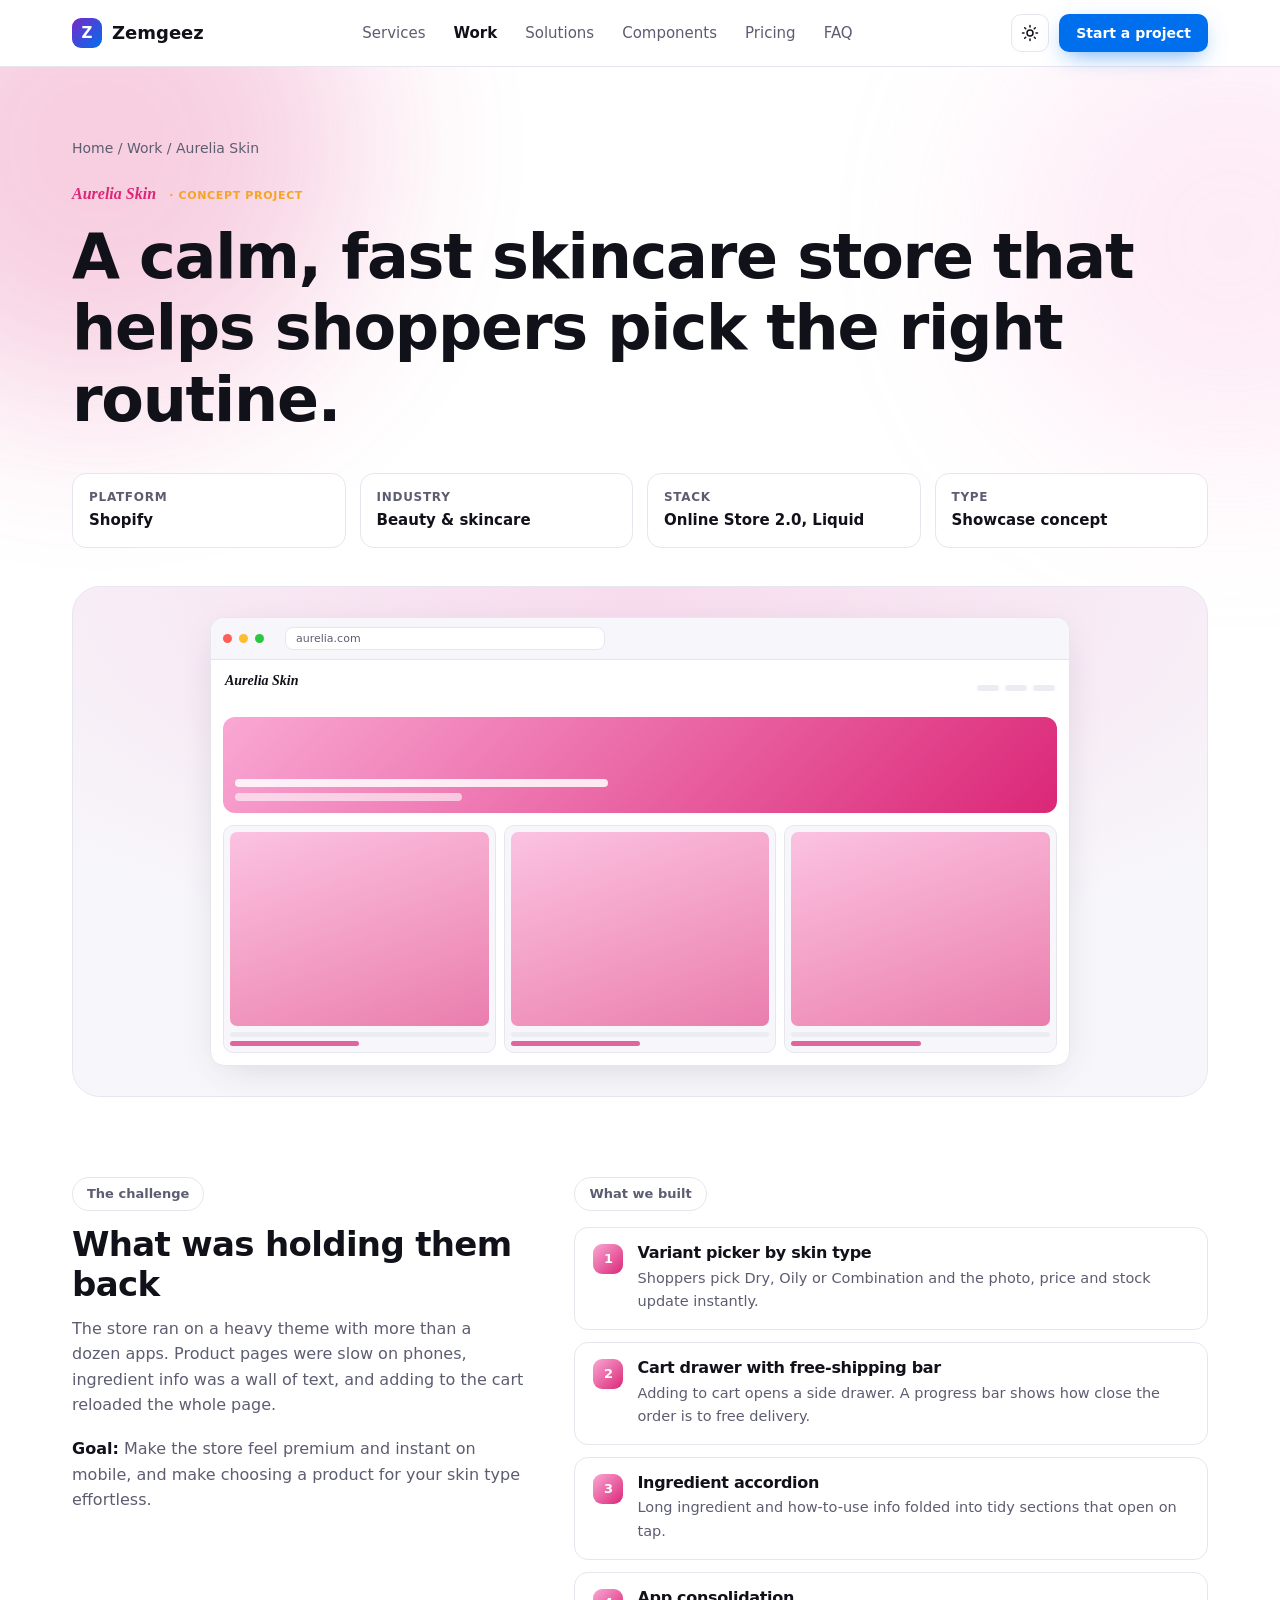
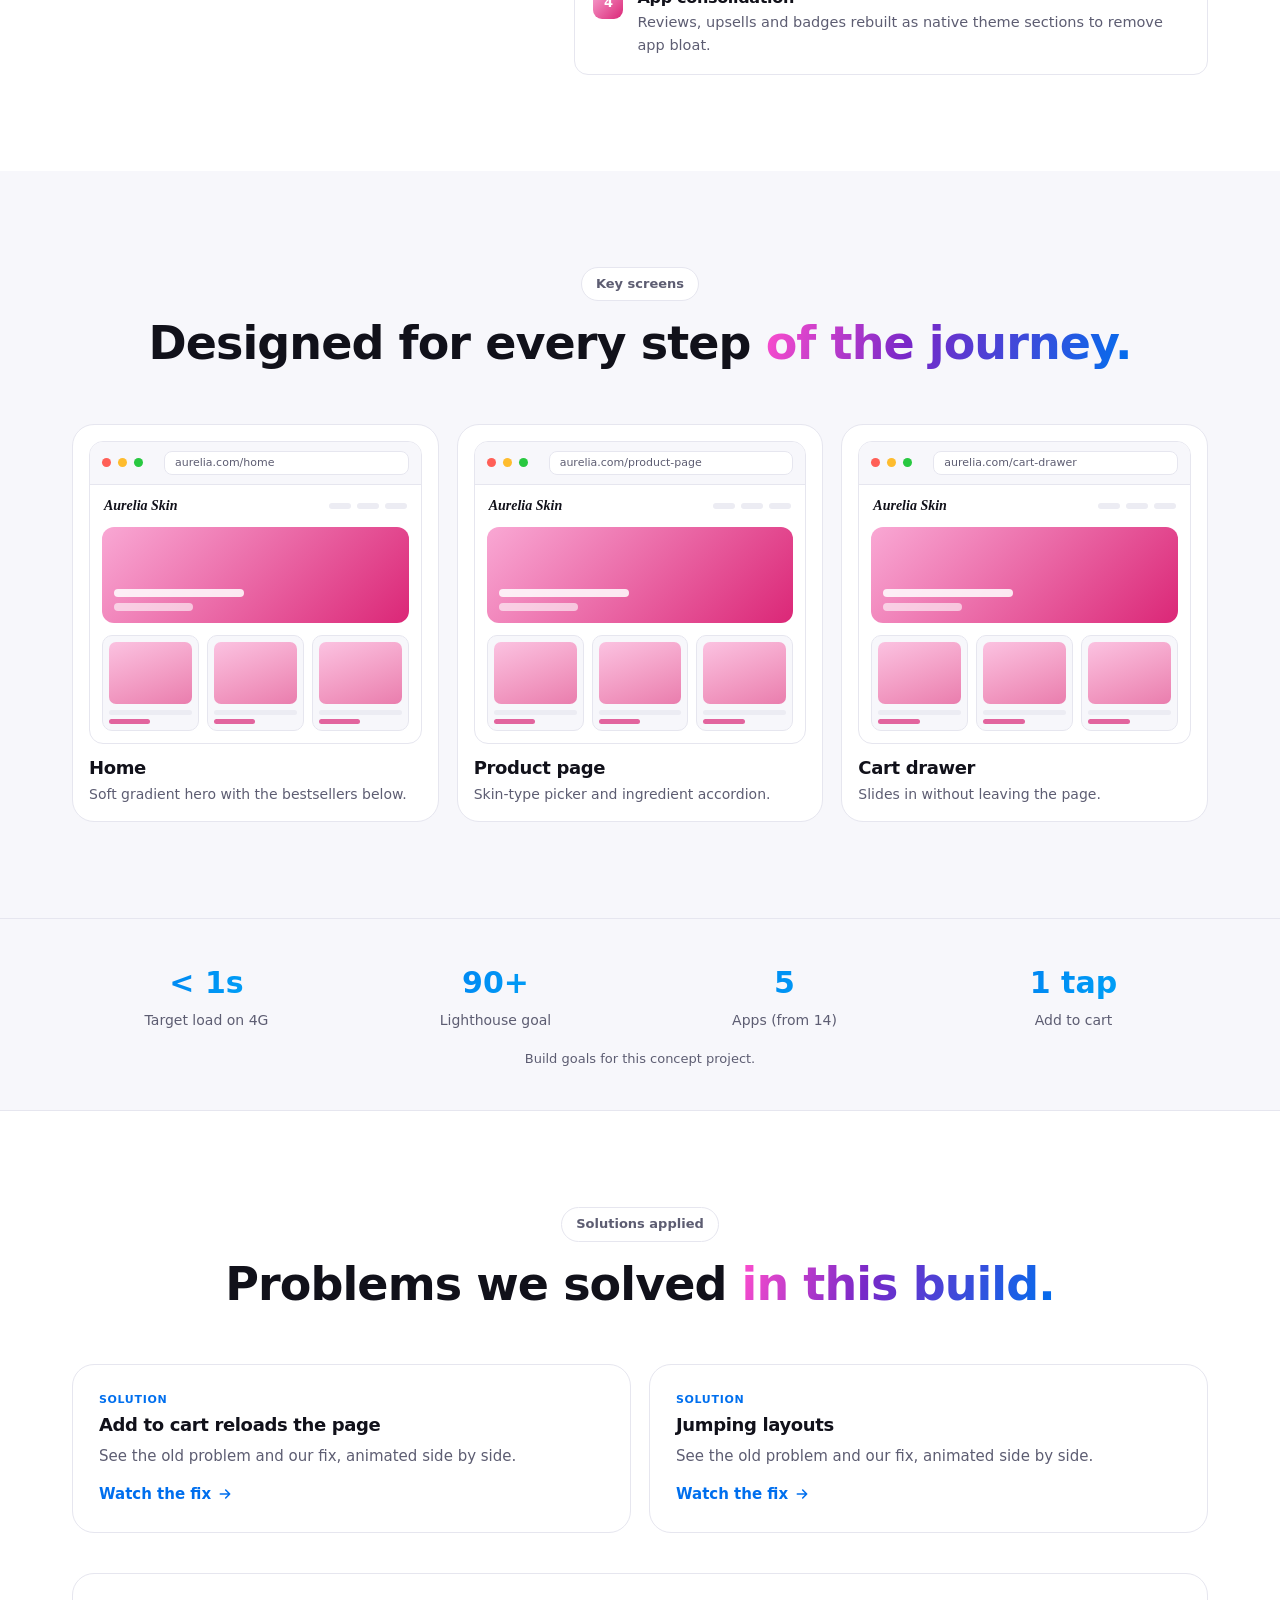
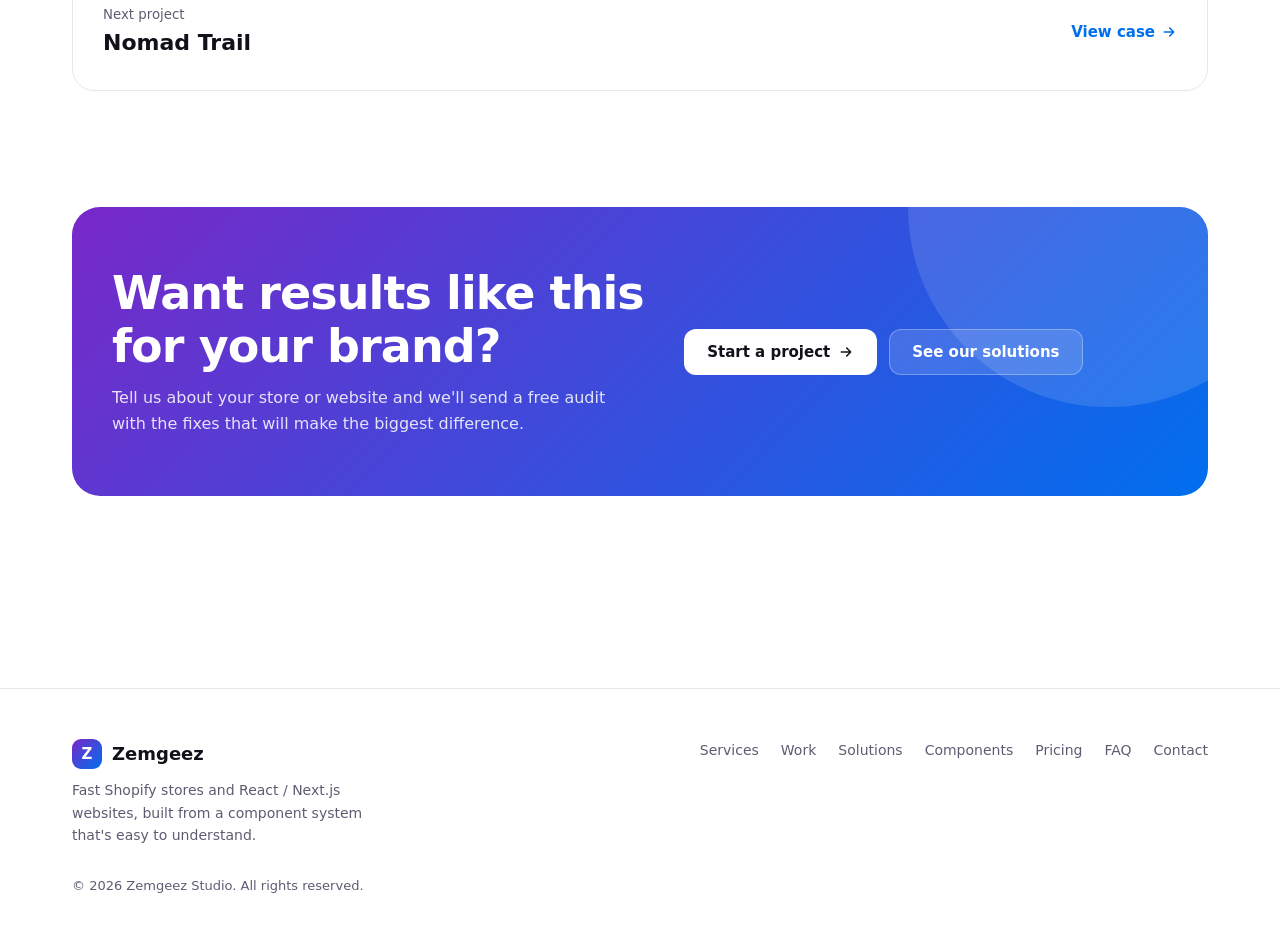
<file: work/aurelia.html>
<!doctype html>
<html lang="en">
<head>
<meta charset="utf-8">
<meta name="viewport" content="width=device-width,initial-scale=1">
<title>Aurelia Skin: Case Study | Zemgeez Studio</title>
<meta name="description" content="A calm, fast skincare store that helps shoppers pick the right routine.">
<meta name="theme-color" content="#0b0b12">
<meta property="og:title" content="Aurelia Skin: Case Study | Zemgeez Studio">
<meta property="og:description" content="A calm, fast skincare store that helps shoppers pick the right routine.">
<meta property="og:type" content="website">
<link rel="icon" href="data:image/svg+xml,%3Csvg xmlns='http://www.w3.org/2000/svg' viewBox='0 0 32 32'%3E%3Cdefs%3E%3ClinearGradient id='g' x1='0' y1='0' x2='1' y2='1'%3E%3Cstop offset='0' stop-color='%237828c8'/%3E%3Cstop offset='1' stop-color='%23006fee'/%3E%3C/linearGradient%3E%3C/defs%3E%3Crect width='32' height='32' rx='9' fill='url(%23g)'/%3E%3Cpath d='M9 10h14l-14 12h14' stroke='white' stroke-width='3' fill='none' stroke-linecap='round' stroke-linejoin='round'/%3E%3C/svg%3E">
<script>(function(){try{var t=localStorage.getItem('theme');if(!t)t=matchMedia('(prefers-color-scheme: light)').matches?'light':'dark';document.documentElement.dataset.theme=t}catch(e){document.documentElement.dataset.theme='dark'}})();</script>
<link rel="stylesheet" href="../assets/style.css">
</head>
<body class="no-js">

<!-- ================= NAVBAR ================= -->
<header class="nav" id="nav">
  <div class="wrap">
    <a href="../index.html" class="logo" aria-label="Zemgeez Studio home"><b>Z</b>Zemgeez</a>
    <nav class="links" aria-label="Main"><a href="../index.html#services">Services</a><a href="../work/index.html" class=on aria-current=page>Work</a><a href="../solutions.html">Solutions</a><a href="../index.html#components">Components</a><a href="../index.html#pricing">Pricing</a><a href="../index.html#faq">FAQ</a></nav>
    <div class="nav-r">
      <button class="icon-btn" id="theme" aria-label="Toggle dark mode">
        <svg class="sun" width="18" height="18" viewBox="0 0 24 24" fill="none" stroke="currentColor" stroke-width="2" stroke-linecap="round"><circle cx="12" cy="12" r="4"/><path d="M12 2v2M12 20v2M4.9 4.9l1.4 1.4M17.7 17.7l1.4 1.4M2 12h2M20 12h2M4.9 19.1l1.4-1.4M17.7 6.3l1.4-1.4"/></svg>
        <svg class="moon" width="18" height="18" viewBox="0 0 24 24" fill="none" stroke="currentColor" stroke-width="2" stroke-linecap="round"><path d="M21 12.8A9 9 0 1 1 11.2 3a7 7 0 0 0 9.8 9.8z"/></svg>
      </button>
      <a href="../index.html#contact" class="btn btn-primary btn-sm">Start a project</a>
      <button class="icon-btn menu-btn" id="menu" aria-label="Open menu" aria-expanded="false">
        <svg width="18" height="18" viewBox="0 0 24 24" fill="none" stroke="currentColor" stroke-width="2" stroke-linecap="round"><path d="M4 7h16M4 12h16M4 17h16"/></svg>
      </button>
    </div>
  </div>
  <div class="mobile"><a href="../index.html#services">Services</a><a href="../work/index.html">Work</a><a href="../solutions.html">Solutions</a><a href="../index.html#components">Components</a><a href="../index.html#pricing">Pricing</a><a href="../index.html#faq">FAQ</a>
    <a href="../index.html#contact" class="btn btn-primary" style="margin-top:14px;color:#fff;border:0">Start a project</a>
  </div>
</header>
<main style="--c1:#f9a8d4;--c2:#db2777">
<section class="case-hero">
  <div class="blob b1" style="background:#db2777"></div><div class="blob b2" style="background:#f9a8d4"></div>
  <div class="wrap">
    <div class="crumbs"><a href="../index.html">Home</a> / <a href="../work/index.html">Work</a> / Aurelia Skin</div>
    <span class="wm wm-serif">Aurelia Skin</span> <span class="concept" style="margin-left:8px">· Concept project</span>
    <h1>A calm, fast skincare store that helps shoppers pick the right routine.</h1>
    <div class="case-meta">
      <div><span>Platform</span><strong>Shopify</strong></div>
      <div><span>Industry</span><strong>Beauty & skincare</strong></div>
      <div><span>Stack</span><strong>Online Store 2.0, Liquid</strong></div>
      <div><span>Type</span><strong>Showcase concept</strong></div>
    </div>
    <div class="case-shot rv"><div class="mock" style="--c1:#f9a8d4;--c2:#db2777"><div class="bar"><span></span><span></span><span></span><div class="url">aurelia.com</div></div><div class="ms-head"><span class="wm wm-serif" style="font-size:14px;color:var(--text)">Aurelia Skin</span><span class="nl"><i></i><i></i><i></i></span></div><div class="ms-hero"><i></i><i></i></div><div class="ms-grid"><div class="ms-tile"><b></b><i></i><i></i></div><div class="ms-tile"><b></b><i></i><i></i></div><div class="ms-tile"><b></b><i></i><i></i></div></div></div></div>
  </div>
</section>
<section style="padding-top:40px">
  <div class="wrap case-body">
    <div class="rv"><span class="eyebrow">The challenge</span><h2 style="margin-top:14px">What was holding them back</h2><p>The store ran on a heavy theme with more than a dozen apps. Product pages were slow on phones, ingredient info was a wall of text, and adding to the cart reloaded the whole page.</p><p style="color:var(--text);margin-top:18px"><strong>Goal:</strong> <span class="muted">Make the store feel premium and instant on mobile, and make choosing a product for your skin type effortless.</span></p></div>
    <div class="rv"><span class="eyebrow">What we built</span><div class="built" style="margin-top:16px"><div><b>1</b><div><h3>Variant picker by skin type</h3><p>Shoppers pick Dry, Oily or Combination and the photo, price and stock update instantly.</p></div></div><div><b>2</b><div><h3>Cart drawer with free-shipping bar</h3><p>Adding to cart opens a side drawer. A progress bar shows how close the order is to free delivery.</p></div></div><div><b>3</b><div><h3>Ingredient accordion</h3><p>Long ingredient and how-to-use info folded into tidy sections that open on tap.</p></div></div><div><b>4</b><div><h3>App consolidation</h3><p>Reviews, upsells and badges rebuilt as native theme sections to remove app bloat.</p></div></div></div></div>
  </div>
</section>
<section style="background:var(--bg2)">
  <div class="wrap">
    <div class="head center rv"><span class="eyebrow">Key screens</span><h2 style="margin-top:16px">Designed for every step <span class="grad">of the journey.</span></h2></div>
    <div class="screens"><div class="screen rv"><div class="mock" style="--c1:#f9a8d4;--c2:#db2777"><div class="bar"><span></span><span></span><span></span><div class="url">aurelia.com/home</div></div><div class="ms-head"><span class="wm wm-serif" style="font-size:14px;color:var(--text)">Aurelia Skin</span><span class="nl"><i></i><i></i><i></i></span></div><div class="ms-hero"><i></i><i></i></div><div class="ms-grid"><div class="ms-tile"><b></b><i></i><i></i></div><div class="ms-tile"><b></b><i></i><i></i></div><div class="ms-tile"><b></b><i></i><i></i></div></div></div><h3>Home</h3><p>Soft gradient hero with the bestsellers below.</p></div><div class="screen rv"><div class="mock" style="--c1:#f9a8d4;--c2:#db2777"><div class="bar"><span></span><span></span><span></span><div class="url">aurelia.com/product-page</div></div><div class="ms-head"><span class="wm wm-serif" style="font-size:14px;color:var(--text)">Aurelia Skin</span><span class="nl"><i></i><i></i><i></i></span></div><div class="ms-hero"><i></i><i></i></div><div class="ms-grid"><div class="ms-tile"><b></b><i></i><i></i></div><div class="ms-tile"><b></b><i></i><i></i></div><div class="ms-tile"><b></b><i></i><i></i></div></div></div><h3>Product page</h3><p>Skin-type picker and ingredient accordion.</p></div><div class="screen rv"><div class="mock" style="--c1:#f9a8d4;--c2:#db2777"><div class="bar"><span></span><span></span><span></span><div class="url">aurelia.com/cart-drawer</div></div><div class="ms-head"><span class="wm wm-serif" style="font-size:14px;color:var(--text)">Aurelia Skin</span><span class="nl"><i></i><i></i><i></i></span></div><div class="ms-hero"><i></i><i></i></div><div class="ms-grid"><div class="ms-tile"><b></b><i></i><i></i></div><div class="ms-tile"><b></b><i></i><i></i></div><div class="ms-tile"><b></b><i></i><i></i></div></div></div><h3>Cart drawer</h3><p>Slides in without leaving the page.</p></div></div>
  </div>
</section>
<div class="strip"><div class="wrap stats"><div><strong class="grad2">< 1s</strong><span>Target load on 4G</span></div><div><strong class="grad2">90+</strong><span>Lighthouse goal</span></div><div><strong class="grad2">5</strong><span>Apps (from 14)</span></div><div><strong class="grad2">1 tap</strong><span>Add to cart</span></div></div><p class="goal-note wrap">Build goals for this concept project.</p></div>
<section>
  <div class="wrap">
    <div class="head center rv"><span class="eyebrow">Solutions applied</span><h2 style="margin-top:16px">Problems we solved <span class="grad">in this build.</span></h2></div>
    <div class="grid g2"><a class="card sol-card rv" href="../solutions.html#add-to-cart"><span class="concept" style="color:var(--primary)">Solution</span><h3 style="margin-top:6px">Add to cart reloads the page</h3><p>See the old problem and our fix, animated side by side.</p><span class="more">Watch the fix <svg width="16" height="16" viewBox="0 0 24 24" fill="none" stroke="currentColor" stroke-width="2.4" stroke-linecap="round" stroke-linejoin="round"><path d="M5 12h14M13 6l6 6-6 6"/></svg></span></a><a class="card sol-card rv" href="../solutions.html#layout-shift"><span class="concept" style="color:var(--primary)">Solution</span><h3 style="margin-top:6px">Jumping layouts</h3><p>See the old problem and our fix, animated side by side.</p><span class="more">Watch the fix <svg width="16" height="16" viewBox="0 0 24 24" fill="none" stroke="currentColor" stroke-width="2.4" stroke-linecap="round" stroke-linejoin="round"><path d="M5 12h14M13 6l6 6-6 6"/></svg></span></a></div>
    <a class="next-case rv" href="nomad.html" style="margin-top:40px"><div><small>Next project</small><strong>Nomad Trail</strong></div><span class="go more" style="margin:0">View case <svg width="16" height="16" viewBox="0 0 24 24" fill="none" stroke="currentColor" stroke-width="2.4" stroke-linecap="round" stroke-linejoin="round"><path d="M5 12h14M13 6l6 6-6 6"/></svg></span></a>
  </div>
</section>

<section style="padding-top:20px">
  <div class="wrap">
    <div class="cta rv">
      <div style="position:relative"><h2>Want results like this for your brand?</h2><p>Tell us about your store or website and we'll send a free audit with the fixes that will make the biggest difference.</p></div>
      <div style="position:relative;display:flex;gap:12px;flex-wrap:wrap"><a href="../index.html#contact" class="btn btn-white">Start a project <svg width="16" height="16" viewBox="0 0 24 24" fill="none" stroke="currentColor" stroke-width="2.4" stroke-linecap="round" stroke-linejoin="round"><path d="M5 12h14M13 6l6 6-6 6"/></svg></a><a href="../solutions.html" class="btn" style="background:rgba(255,255,255,.14);color:#fff;border-color:rgba(255,255,255,.3)">See our solutions</a></div>
    </div>
  </div>
</section>
</main>
<footer>
  <div class="wrap">
    <div class="foot">
      <div><a href="../index.html" class="logo"><b>Z</b>Zemgeez</a><p class="muted" style="margin-top:10px;max-width:320px;font-size:14px">Fast Shopify stores and React / Next.js websites, built from a component system that's easy to understand.</p></div>
      <nav aria-label="Footer"><a href="../index.html#services">Services</a><a href="../work/index.html">Work</a><a href="../solutions.html">Solutions</a><a href="../index.html#components">Components</a><a href="../index.html#pricing">Pricing</a><a href="../index.html#faq">FAQ</a><a href="../index.html#contact">Contact</a></nav>
    </div>
    <p class="copy">© <span id="y">2026</span> Zemgeez Studio. All rights reserved.</p>
  </div>
</footer>
<script src="../assets/main.js" defer></script>
</body>
</html>
</file>
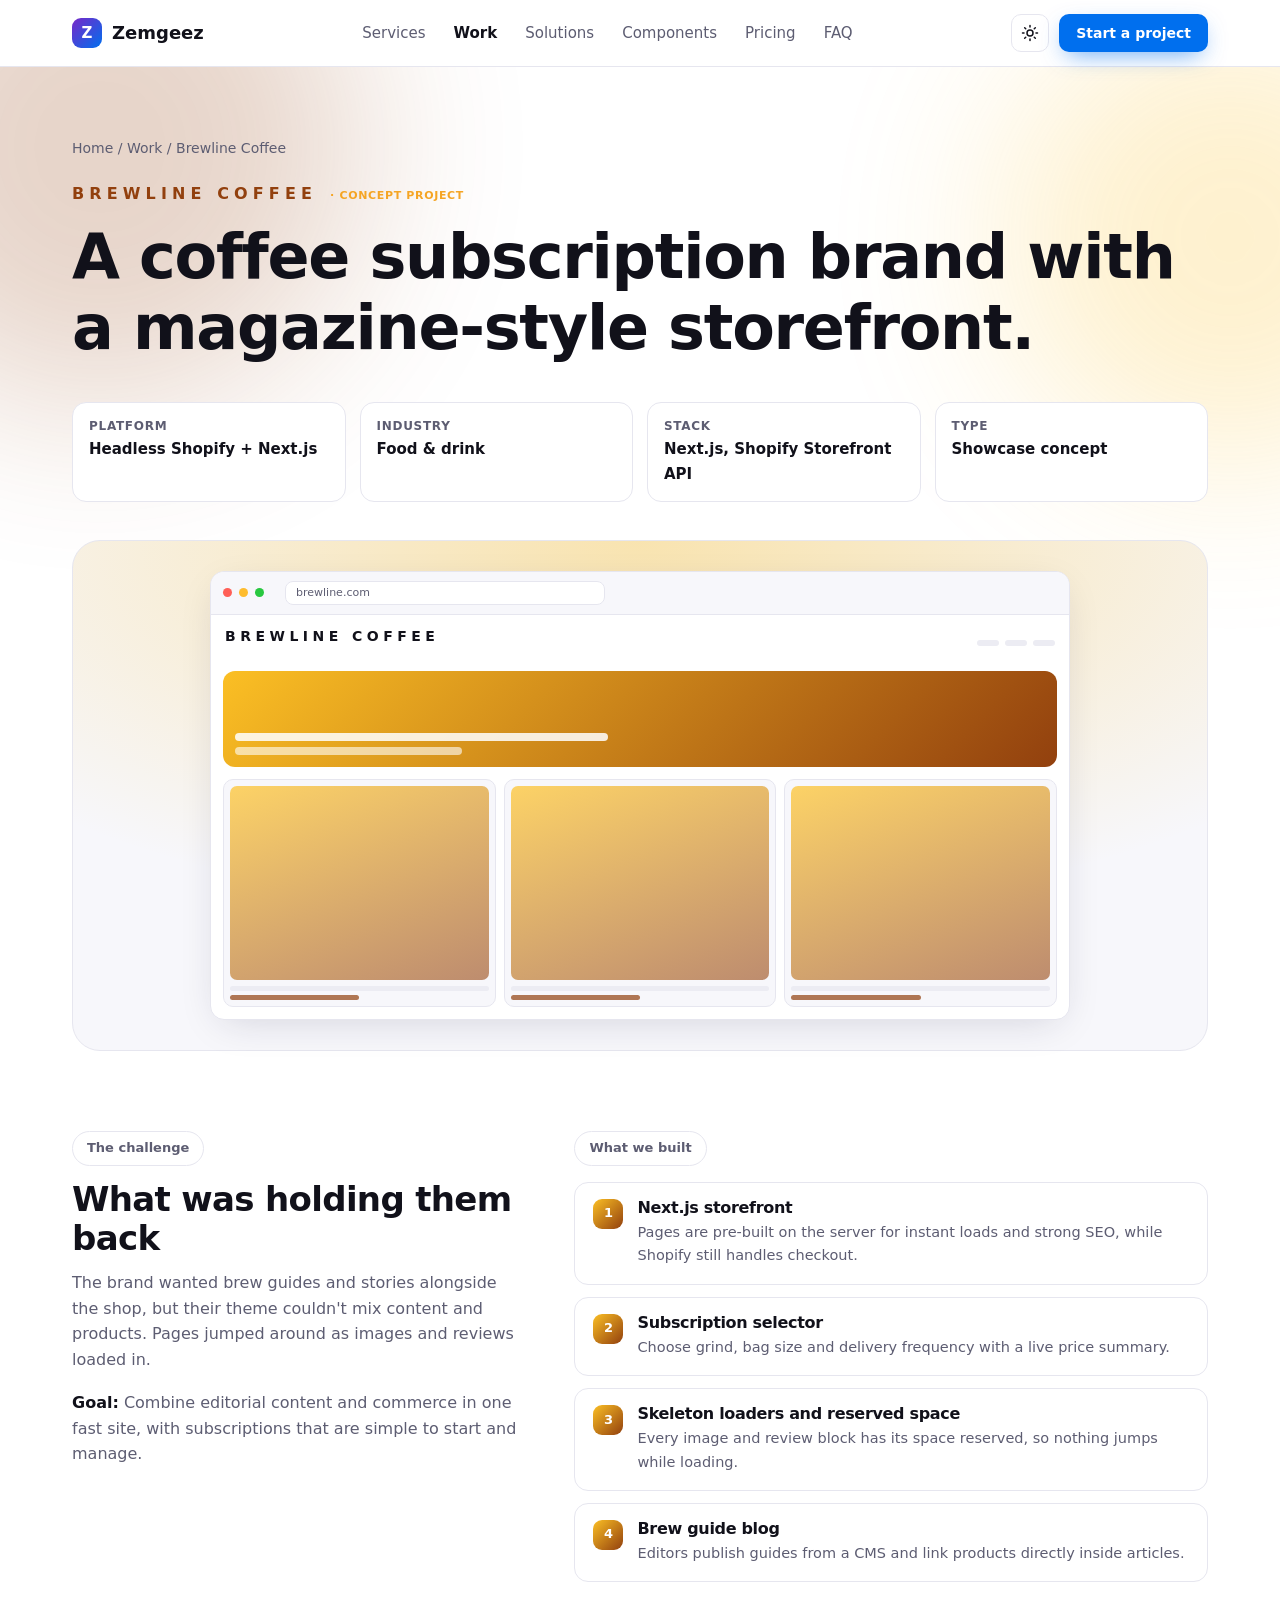
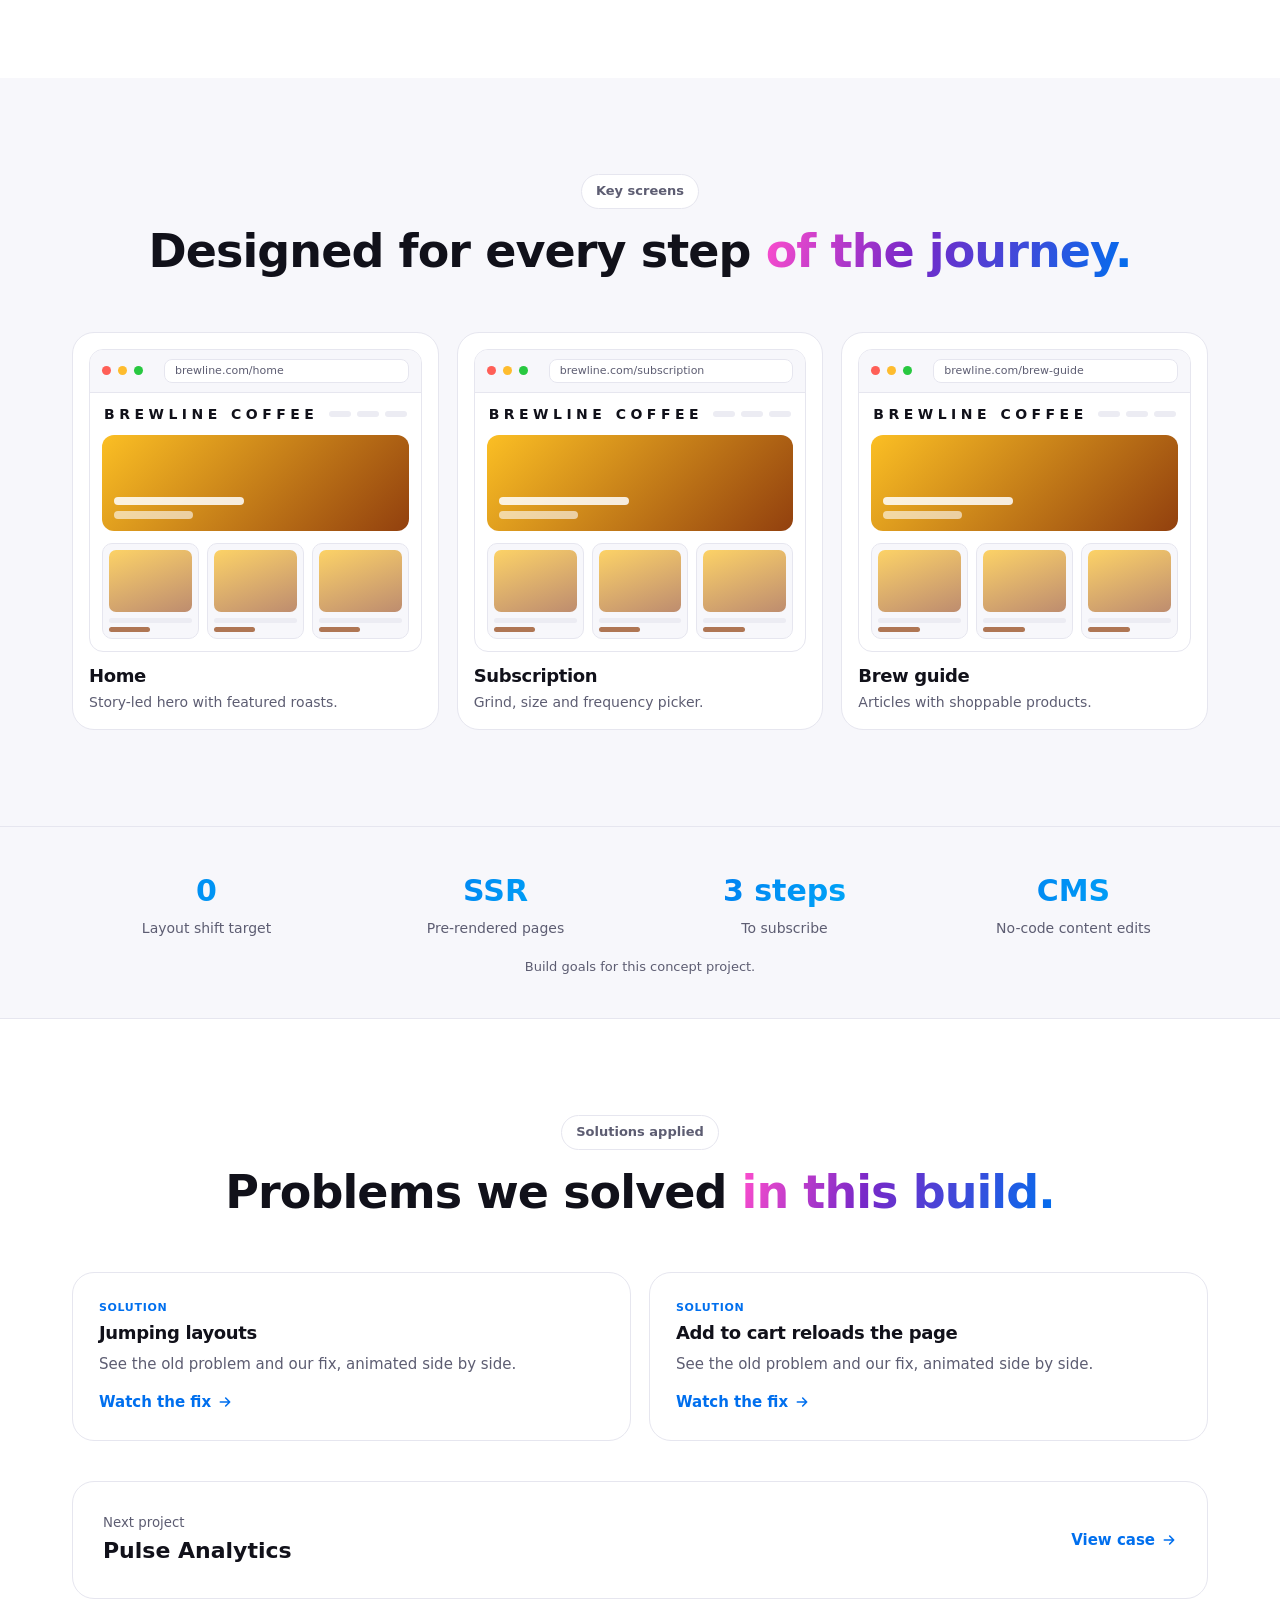
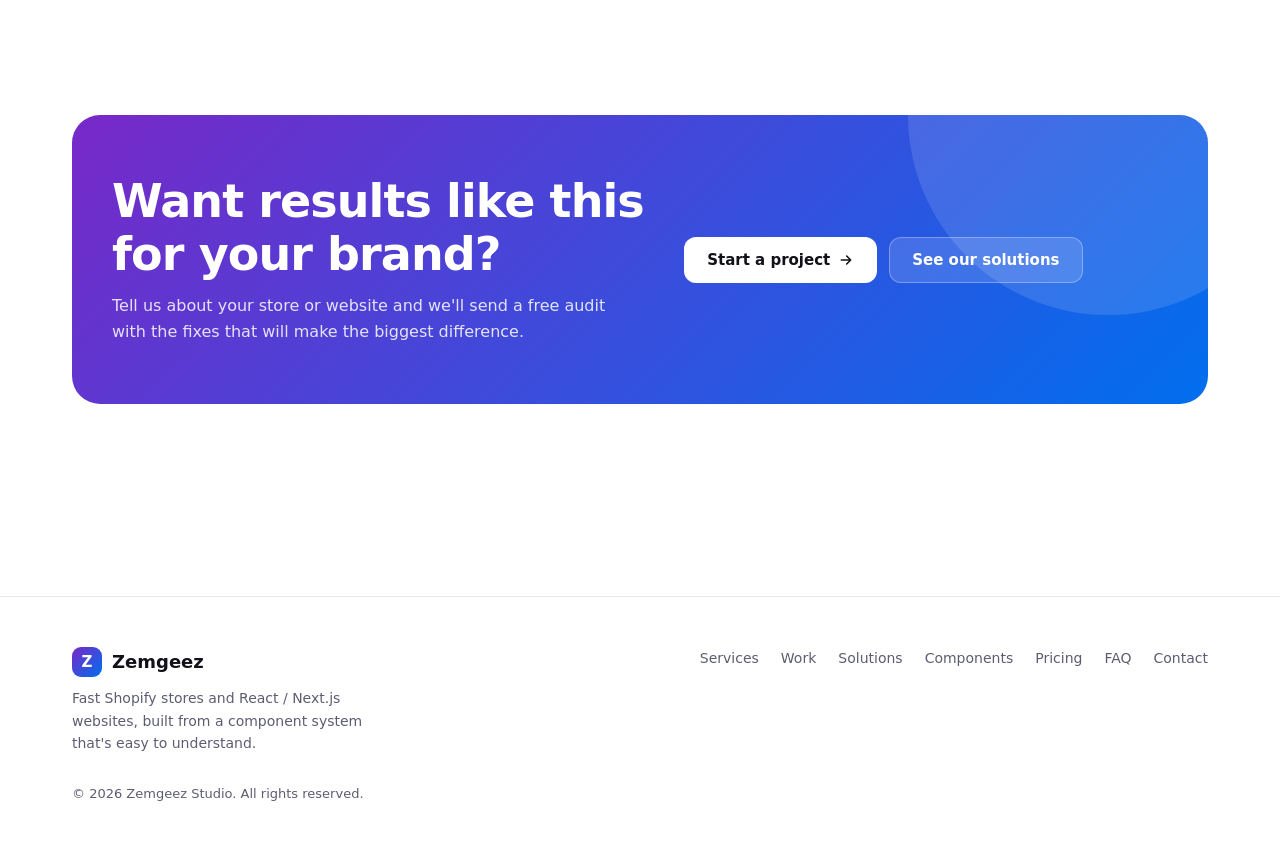
<file: work/brewline.html>
<!doctype html>
<html lang="en">
<head>
<meta charset="utf-8">
<meta name="viewport" content="width=device-width,initial-scale=1">
<title>Brewline Coffee: Case Study | Zemgeez Studio</title>
<meta name="description" content="A coffee subscription brand with a magazine-style storefront.">
<meta name="theme-color" content="#0b0b12">
<meta property="og:title" content="Brewline Coffee: Case Study | Zemgeez Studio">
<meta property="og:description" content="A coffee subscription brand with a magazine-style storefront.">
<meta property="og:type" content="website">
<link rel="icon" href="data:image/svg+xml,%3Csvg xmlns='http://www.w3.org/2000/svg' viewBox='0 0 32 32'%3E%3Cdefs%3E%3ClinearGradient id='g' x1='0' y1='0' x2='1' y2='1'%3E%3Cstop offset='0' stop-color='%237828c8'/%3E%3Cstop offset='1' stop-color='%23006fee'/%3E%3C/linearGradient%3E%3C/defs%3E%3Crect width='32' height='32' rx='9' fill='url(%23g)'/%3E%3Cpath d='M9 10h14l-14 12h14' stroke='white' stroke-width='3' fill='none' stroke-linecap='round' stroke-linejoin='round'/%3E%3C/svg%3E">
<script>(function(){try{var t=localStorage.getItem('theme');if(!t)t=matchMedia('(prefers-color-scheme: light)').matches?'light':'dark';document.documentElement.dataset.theme=t}catch(e){document.documentElement.dataset.theme='dark'}})();</script>
<link rel="stylesheet" href="../assets/style.css">
</head>
<body class="no-js">

<!-- ================= NAVBAR ================= -->
<header class="nav" id="nav">
  <div class="wrap">
    <a href="../index.html" class="logo" aria-label="Zemgeez Studio home"><b>Z</b>Zemgeez</a>
    <nav class="links" aria-label="Main"><a href="../index.html#services">Services</a><a href="../work/index.html" class=on aria-current=page>Work</a><a href="../solutions.html">Solutions</a><a href="../index.html#components">Components</a><a href="../index.html#pricing">Pricing</a><a href="../index.html#faq">FAQ</a></nav>
    <div class="nav-r">
      <button class="icon-btn" id="theme" aria-label="Toggle dark mode">
        <svg class="sun" width="18" height="18" viewBox="0 0 24 24" fill="none" stroke="currentColor" stroke-width="2" stroke-linecap="round"><circle cx="12" cy="12" r="4"/><path d="M12 2v2M12 20v2M4.9 4.9l1.4 1.4M17.7 17.7l1.4 1.4M2 12h2M20 12h2M4.9 19.1l1.4-1.4M17.7 6.3l1.4-1.4"/></svg>
        <svg class="moon" width="18" height="18" viewBox="0 0 24 24" fill="none" stroke="currentColor" stroke-width="2" stroke-linecap="round"><path d="M21 12.8A9 9 0 1 1 11.2 3a7 7 0 0 0 9.8 9.8z"/></svg>
      </button>
      <a href="../index.html#contact" class="btn btn-primary btn-sm">Start a project</a>
      <button class="icon-btn menu-btn" id="menu" aria-label="Open menu" aria-expanded="false">
        <svg width="18" height="18" viewBox="0 0 24 24" fill="none" stroke="currentColor" stroke-width="2" stroke-linecap="round"><path d="M4 7h16M4 12h16M4 17h16"/></svg>
      </button>
    </div>
  </div>
  <div class="mobile"><a href="../index.html#services">Services</a><a href="../work/index.html">Work</a><a href="../solutions.html">Solutions</a><a href="../index.html#components">Components</a><a href="../index.html#pricing">Pricing</a><a href="../index.html#faq">FAQ</a>
    <a href="../index.html#contact" class="btn btn-primary" style="margin-top:14px;color:#fff;border:0">Start a project</a>
  </div>
</header>
<main style="--c1:#fbbf24;--c2:#92400e">
<section class="case-hero">
  <div class="blob b1" style="background:#92400e"></div><div class="blob b2" style="background:#fbbf24"></div>
  <div class="wrap">
    <div class="crumbs"><a href="../index.html">Home</a> / <a href="../work/index.html">Work</a> / Brewline Coffee</div>
    <span class="wm wm-caps">Brewline Coffee</span> <span class="concept" style="margin-left:8px">· Concept project</span>
    <h1>A coffee subscription brand with a magazine-style storefront.</h1>
    <div class="case-meta">
      <div><span>Platform</span><strong>Headless Shopify + Next.js</strong></div>
      <div><span>Industry</span><strong>Food & drink</strong></div>
      <div><span>Stack</span><strong>Next.js, Shopify Storefront API</strong></div>
      <div><span>Type</span><strong>Showcase concept</strong></div>
    </div>
    <div class="case-shot rv"><div class="mock" style="--c1:#fbbf24;--c2:#92400e"><div class="bar"><span></span><span></span><span></span><div class="url">brewline.com</div></div><div class="ms-head"><span class="wm wm-caps" style="font-size:14px;color:var(--text)">Brewline Coffee</span><span class="nl"><i></i><i></i><i></i></span></div><div class="ms-hero"><i></i><i></i></div><div class="ms-grid"><div class="ms-tile"><b></b><i></i><i></i></div><div class="ms-tile"><b></b><i></i><i></i></div><div class="ms-tile"><b></b><i></i><i></i></div></div></div></div>
  </div>
</section>
<section style="padding-top:40px">
  <div class="wrap case-body">
    <div class="rv"><span class="eyebrow">The challenge</span><h2 style="margin-top:14px">What was holding them back</h2><p>The brand wanted brew guides and stories alongside the shop, but their theme couldn't mix content and products. Pages jumped around as images and reviews loaded in.</p><p style="color:var(--text);margin-top:18px"><strong>Goal:</strong> <span class="muted">Combine editorial content and commerce in one fast site, with subscriptions that are simple to start and manage.</span></p></div>
    <div class="rv"><span class="eyebrow">What we built</span><div class="built" style="margin-top:16px"><div><b>1</b><div><h3>Next.js storefront</h3><p>Pages are pre-built on the server for instant loads and strong SEO, while Shopify still handles checkout.</p></div></div><div><b>2</b><div><h3>Subscription selector</h3><p>Choose grind, bag size and delivery frequency with a live price summary.</p></div></div><div><b>3</b><div><h3>Skeleton loaders and reserved space</h3><p>Every image and review block has its space reserved, so nothing jumps while loading.</p></div></div><div><b>4</b><div><h3>Brew guide blog</h3><p>Editors publish guides from a CMS and link products directly inside articles.</p></div></div></div></div>
  </div>
</section>
<section style="background:var(--bg2)">
  <div class="wrap">
    <div class="head center rv"><span class="eyebrow">Key screens</span><h2 style="margin-top:16px">Designed for every step <span class="grad">of the journey.</span></h2></div>
    <div class="screens"><div class="screen rv"><div class="mock" style="--c1:#fbbf24;--c2:#92400e"><div class="bar"><span></span><span></span><span></span><div class="url">brewline.com/home</div></div><div class="ms-head"><span class="wm wm-caps" style="font-size:14px;color:var(--text)">Brewline Coffee</span><span class="nl"><i></i><i></i><i></i></span></div><div class="ms-hero"><i></i><i></i></div><div class="ms-grid"><div class="ms-tile"><b></b><i></i><i></i></div><div class="ms-tile"><b></b><i></i><i></i></div><div class="ms-tile"><b></b><i></i><i></i></div></div></div><h3>Home</h3><p>Story-led hero with featured roasts.</p></div><div class="screen rv"><div class="mock" style="--c1:#fbbf24;--c2:#92400e"><div class="bar"><span></span><span></span><span></span><div class="url">brewline.com/subscription</div></div><div class="ms-head"><span class="wm wm-caps" style="font-size:14px;color:var(--text)">Brewline Coffee</span><span class="nl"><i></i><i></i><i></i></span></div><div class="ms-hero"><i></i><i></i></div><div class="ms-grid"><div class="ms-tile"><b></b><i></i><i></i></div><div class="ms-tile"><b></b><i></i><i></i></div><div class="ms-tile"><b></b><i></i><i></i></div></div></div><h3>Subscription</h3><p>Grind, size and frequency picker.</p></div><div class="screen rv"><div class="mock" style="--c1:#fbbf24;--c2:#92400e"><div class="bar"><span></span><span></span><span></span><div class="url">brewline.com/brew-guide</div></div><div class="ms-head"><span class="wm wm-caps" style="font-size:14px;color:var(--text)">Brewline Coffee</span><span class="nl"><i></i><i></i><i></i></span></div><div class="ms-hero"><i></i><i></i></div><div class="ms-grid"><div class="ms-tile"><b></b><i></i><i></i></div><div class="ms-tile"><b></b><i></i><i></i></div><div class="ms-tile"><b></b><i></i><i></i></div></div></div><h3>Brew guide</h3><p>Articles with shoppable products.</p></div></div>
  </div>
</section>
<div class="strip"><div class="wrap stats"><div><strong class="grad2">0</strong><span>Layout shift target</span></div><div><strong class="grad2">SSR</strong><span>Pre-rendered pages</span></div><div><strong class="grad2">3 steps</strong><span>To subscribe</span></div><div><strong class="grad2">CMS</strong><span>No-code content edits</span></div></div><p class="goal-note wrap">Build goals for this concept project.</p></div>
<section>
  <div class="wrap">
    <div class="head center rv"><span class="eyebrow">Solutions applied</span><h2 style="margin-top:16px">Problems we solved <span class="grad">in this build.</span></h2></div>
    <div class="grid g2"><a class="card sol-card rv" href="../solutions.html#layout-shift"><span class="concept" style="color:var(--primary)">Solution</span><h3 style="margin-top:6px">Jumping layouts</h3><p>See the old problem and our fix, animated side by side.</p><span class="more">Watch the fix <svg width="16" height="16" viewBox="0 0 24 24" fill="none" stroke="currentColor" stroke-width="2.4" stroke-linecap="round" stroke-linejoin="round"><path d="M5 12h14M13 6l6 6-6 6"/></svg></span></a><a class="card sol-card rv" href="../solutions.html#add-to-cart"><span class="concept" style="color:var(--primary)">Solution</span><h3 style="margin-top:6px">Add to cart reloads the page</h3><p>See the old problem and our fix, animated side by side.</p><span class="more">Watch the fix <svg width="16" height="16" viewBox="0 0 24 24" fill="none" stroke="currentColor" stroke-width="2.4" stroke-linecap="round" stroke-linejoin="round"><path d="M5 12h14M13 6l6 6-6 6"/></svg></span></a></div>
    <a class="next-case rv" href="pulse.html" style="margin-top:40px"><div><small>Next project</small><strong>Pulse Analytics</strong></div><span class="go more" style="margin:0">View case <svg width="16" height="16" viewBox="0 0 24 24" fill="none" stroke="currentColor" stroke-width="2.4" stroke-linecap="round" stroke-linejoin="round"><path d="M5 12h14M13 6l6 6-6 6"/></svg></span></a>
  </div>
</section>

<section style="padding-top:20px">
  <div class="wrap">
    <div class="cta rv">
      <div style="position:relative"><h2>Want results like this for your brand?</h2><p>Tell us about your store or website and we'll send a free audit with the fixes that will make the biggest difference.</p></div>
      <div style="position:relative;display:flex;gap:12px;flex-wrap:wrap"><a href="../index.html#contact" class="btn btn-white">Start a project <svg width="16" height="16" viewBox="0 0 24 24" fill="none" stroke="currentColor" stroke-width="2.4" stroke-linecap="round" stroke-linejoin="round"><path d="M5 12h14M13 6l6 6-6 6"/></svg></a><a href="../solutions.html" class="btn" style="background:rgba(255,255,255,.14);color:#fff;border-color:rgba(255,255,255,.3)">See our solutions</a></div>
    </div>
  </div>
</section>
</main>
<footer>
  <div class="wrap">
    <div class="foot">
      <div><a href="../index.html" class="logo"><b>Z</b>Zemgeez</a><p class="muted" style="margin-top:10px;max-width:320px;font-size:14px">Fast Shopify stores and React / Next.js websites, built from a component system that's easy to understand.</p></div>
      <nav aria-label="Footer"><a href="../index.html#services">Services</a><a href="../work/index.html">Work</a><a href="../solutions.html">Solutions</a><a href="../index.html#components">Components</a><a href="../index.html#pricing">Pricing</a><a href="../index.html#faq">FAQ</a><a href="../index.html#contact">Contact</a></nav>
    </div>
    <p class="copy">© <span id="y">2026</span> Zemgeez Studio. All rights reserved.</p>
  </div>
</footer>
<script src="../assets/main.js" defer></script>
</body>
</html>
</file>
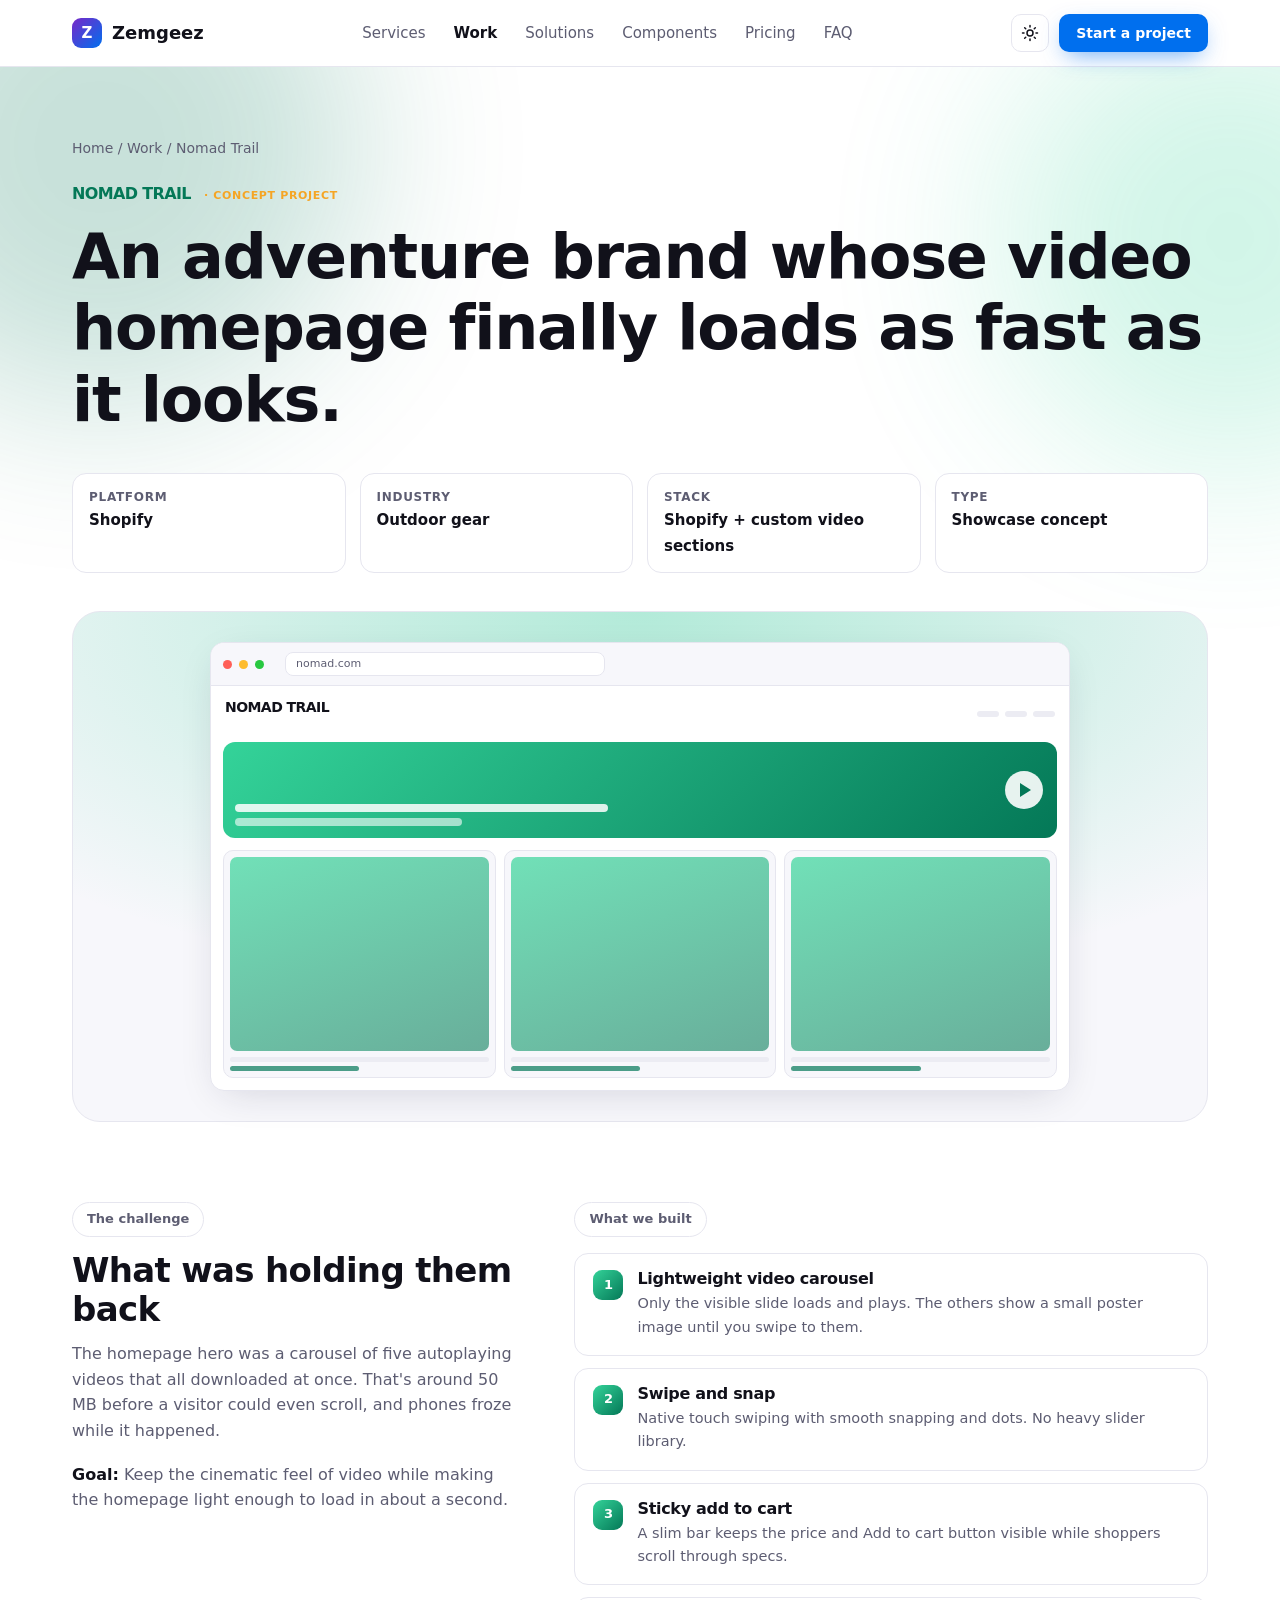
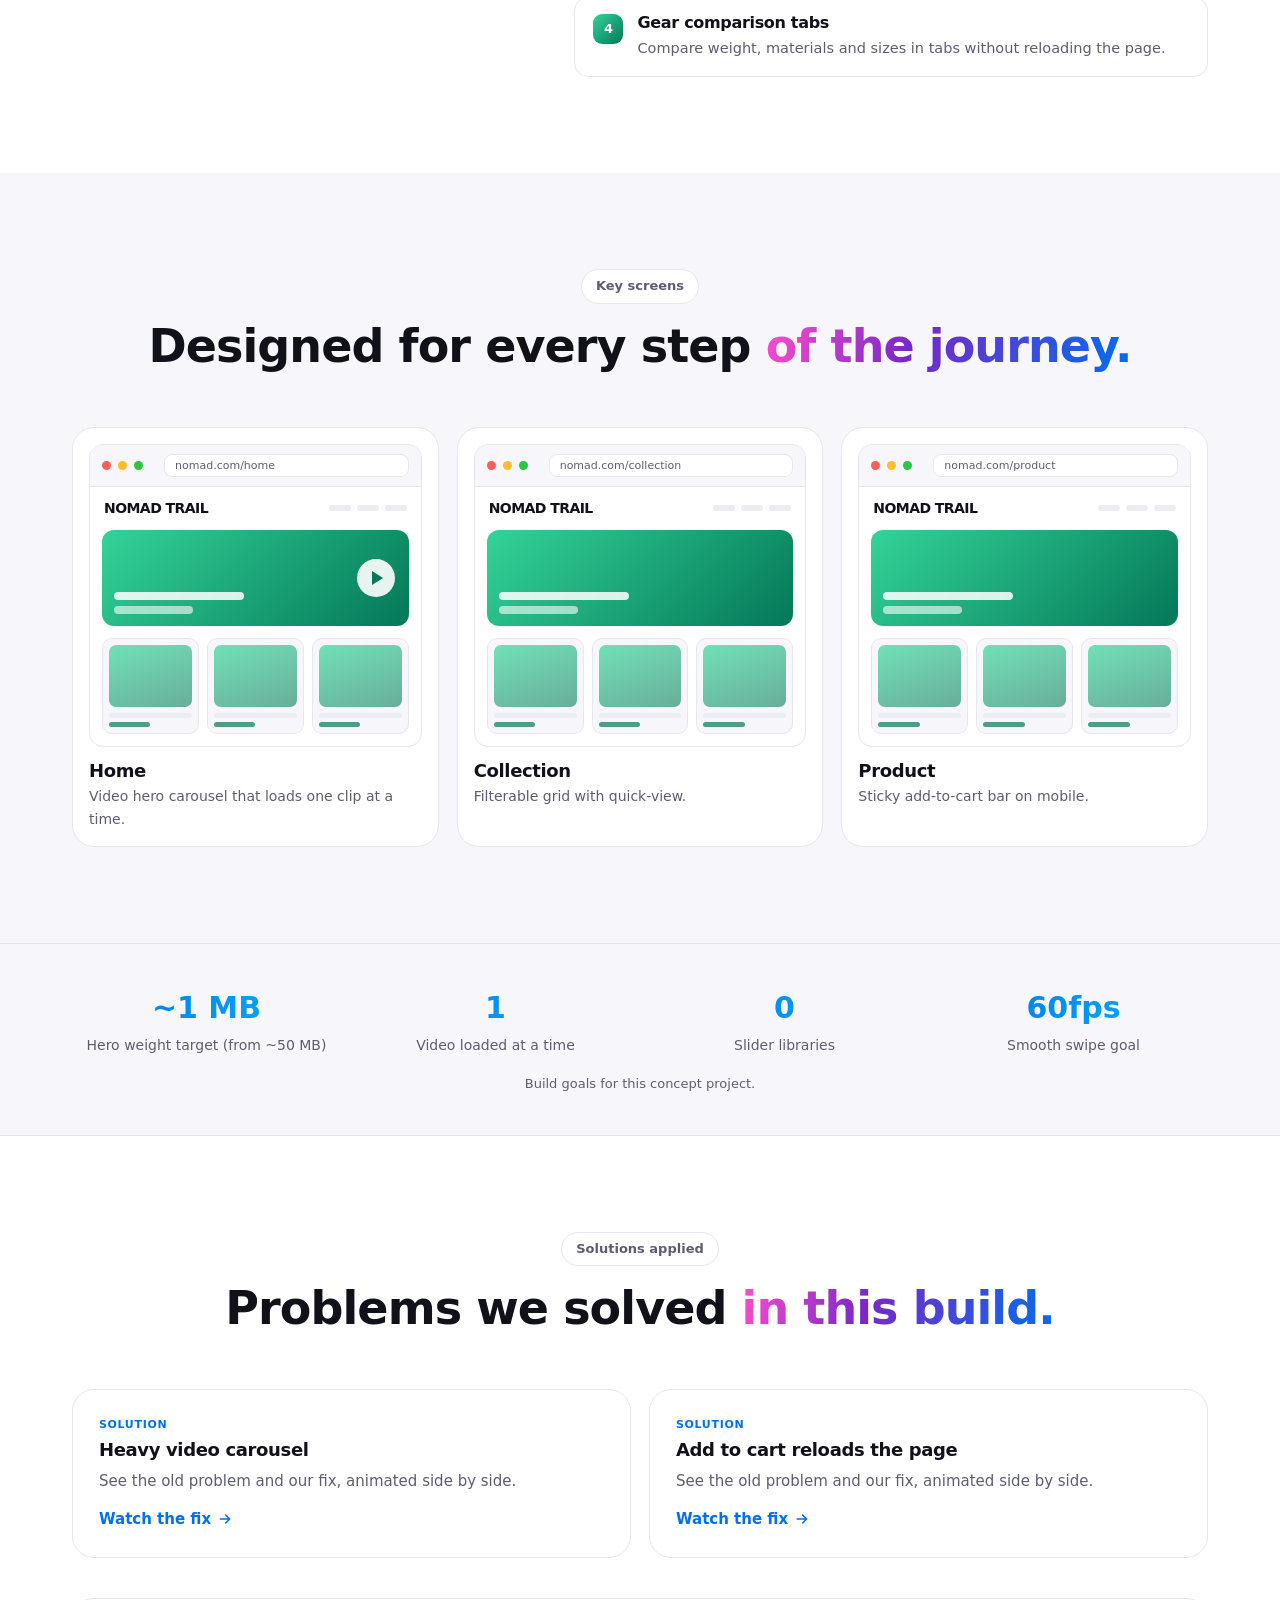
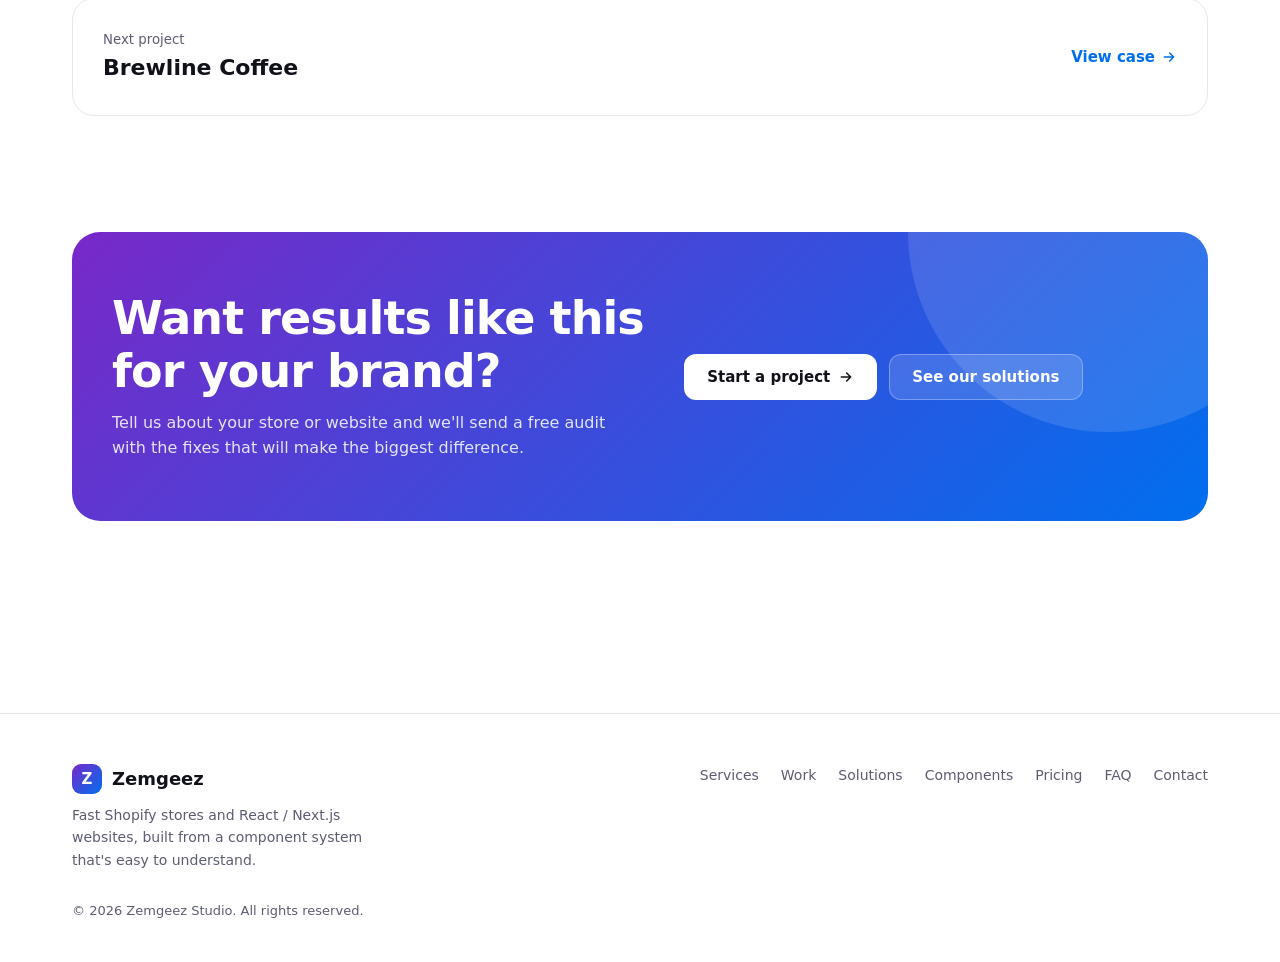
<file: work/nomad.html>
<!doctype html>
<html lang="en">
<head>
<meta charset="utf-8">
<meta name="viewport" content="width=device-width,initial-scale=1">
<title>Nomad Trail: Case Study | Zemgeez Studio</title>
<meta name="description" content="An adventure brand whose video homepage finally loads as fast as it looks.">
<meta name="theme-color" content="#0b0b12">
<meta property="og:title" content="Nomad Trail: Case Study | Zemgeez Studio">
<meta property="og:description" content="An adventure brand whose video homepage finally loads as fast as it looks.">
<meta property="og:type" content="website">
<link rel="icon" href="data:image/svg+xml,%3Csvg xmlns='http://www.w3.org/2000/svg' viewBox='0 0 32 32'%3E%3Cdefs%3E%3ClinearGradient id='g' x1='0' y1='0' x2='1' y2='1'%3E%3Cstop offset='0' stop-color='%237828c8'/%3E%3Cstop offset='1' stop-color='%23006fee'/%3E%3C/linearGradient%3E%3C/defs%3E%3Crect width='32' height='32' rx='9' fill='url(%23g)'/%3E%3Cpath d='M9 10h14l-14 12h14' stroke='white' stroke-width='3' fill='none' stroke-linecap='round' stroke-linejoin='round'/%3E%3C/svg%3E">
<script>(function(){try{var t=localStorage.getItem('theme');if(!t)t=matchMedia('(prefers-color-scheme: light)').matches?'light':'dark';document.documentElement.dataset.theme=t}catch(e){document.documentElement.dataset.theme='dark'}})();</script>
<link rel="stylesheet" href="../assets/style.css">
</head>
<body class="no-js">

<!-- ================= NAVBAR ================= -->
<header class="nav" id="nav">
  <div class="wrap">
    <a href="../index.html" class="logo" aria-label="Zemgeez Studio home"><b>Z</b>Zemgeez</a>
    <nav class="links" aria-label="Main"><a href="../index.html#services">Services</a><a href="../work/index.html" class=on aria-current=page>Work</a><a href="../solutions.html">Solutions</a><a href="../index.html#components">Components</a><a href="../index.html#pricing">Pricing</a><a href="../index.html#faq">FAQ</a></nav>
    <div class="nav-r">
      <button class="icon-btn" id="theme" aria-label="Toggle dark mode">
        <svg class="sun" width="18" height="18" viewBox="0 0 24 24" fill="none" stroke="currentColor" stroke-width="2" stroke-linecap="round"><circle cx="12" cy="12" r="4"/><path d="M12 2v2M12 20v2M4.9 4.9l1.4 1.4M17.7 17.7l1.4 1.4M2 12h2M20 12h2M4.9 19.1l1.4-1.4M17.7 6.3l1.4-1.4"/></svg>
        <svg class="moon" width="18" height="18" viewBox="0 0 24 24" fill="none" stroke="currentColor" stroke-width="2" stroke-linecap="round"><path d="M21 12.8A9 9 0 1 1 11.2 3a7 7 0 0 0 9.8 9.8z"/></svg>
      </button>
      <a href="../index.html#contact" class="btn btn-primary btn-sm">Start a project</a>
      <button class="icon-btn menu-btn" id="menu" aria-label="Open menu" aria-expanded="false">
        <svg width="18" height="18" viewBox="0 0 24 24" fill="none" stroke="currentColor" stroke-width="2" stroke-linecap="round"><path d="M4 7h16M4 12h16M4 17h16"/></svg>
      </button>
    </div>
  </div>
  <div class="mobile"><a href="../index.html#services">Services</a><a href="../work/index.html">Work</a><a href="../solutions.html">Solutions</a><a href="../index.html#components">Components</a><a href="../index.html#pricing">Pricing</a><a href="../index.html#faq">FAQ</a>
    <a href="../index.html#contact" class="btn btn-primary" style="margin-top:14px;color:#fff;border:0">Start a project</a>
  </div>
</header>
<main style="--c1:#34d399;--c2:#047857">
<section class="case-hero">
  <div class="blob b1" style="background:#047857"></div><div class="blob b2" style="background:#34d399"></div>
  <div class="wrap">
    <div class="crumbs"><a href="../index.html">Home</a> / <a href="../work/index.html">Work</a> / Nomad Trail</div>
    <span class="wm wm-bold">Nomad Trail</span> <span class="concept" style="margin-left:8px">· Concept project</span>
    <h1>An adventure brand whose video homepage finally loads as fast as it looks.</h1>
    <div class="case-meta">
      <div><span>Platform</span><strong>Shopify</strong></div>
      <div><span>Industry</span><strong>Outdoor gear</strong></div>
      <div><span>Stack</span><strong>Shopify + custom video sections</strong></div>
      <div><span>Type</span><strong>Showcase concept</strong></div>
    </div>
    <div class="case-shot rv"><div class="mock" style="--c1:#34d399;--c2:#047857"><div class="bar"><span></span><span></span><span></span><div class="url">nomad.com</div></div><div class="ms-head"><span class="wm wm-bold" style="font-size:14px;color:var(--text)">Nomad Trail</span><span class="nl"><i></i><i></i><i></i></span></div><div class="ms-hero"><span class="pl"></span><i></i><i></i></div><div class="ms-grid"><div class="ms-tile"><b></b><i></i><i></i></div><div class="ms-tile"><b></b><i></i><i></i></div><div class="ms-tile"><b></b><i></i><i></i></div></div></div></div>
  </div>
</section>
<section style="padding-top:40px">
  <div class="wrap case-body">
    <div class="rv"><span class="eyebrow">The challenge</span><h2 style="margin-top:14px">What was holding them back</h2><p>The homepage hero was a carousel of five autoplaying videos that all downloaded at once. That's around 50 MB before a visitor could even scroll, and phones froze while it happened.</p><p style="color:var(--text);margin-top:18px"><strong>Goal:</strong> <span class="muted">Keep the cinematic feel of video while making the homepage light enough to load in about a second.</span></p></div>
    <div class="rv"><span class="eyebrow">What we built</span><div class="built" style="margin-top:16px"><div><b>1</b><div><h3>Lightweight video carousel</h3><p>Only the visible slide loads and plays. The others show a small poster image until you swipe to them.</p></div></div><div><b>2</b><div><h3>Swipe and snap</h3><p>Native touch swiping with smooth snapping and dots. No heavy slider library.</p></div></div><div><b>3</b><div><h3>Sticky add to cart</h3><p>A slim bar keeps the price and Add to cart button visible while shoppers scroll through specs.</p></div></div><div><b>4</b><div><h3>Gear comparison tabs</h3><p>Compare weight, materials and sizes in tabs without reloading the page.</p></div></div></div></div>
  </div>
</section>
<section style="background:var(--bg2)">
  <div class="wrap">
    <div class="head center rv"><span class="eyebrow">Key screens</span><h2 style="margin-top:16px">Designed for every step <span class="grad">of the journey.</span></h2></div>
    <div class="screens"><div class="screen rv"><div class="mock" style="--c1:#34d399;--c2:#047857"><div class="bar"><span></span><span></span><span></span><div class="url">nomad.com/home</div></div><div class="ms-head"><span class="wm wm-bold" style="font-size:14px;color:var(--text)">Nomad Trail</span><span class="nl"><i></i><i></i><i></i></span></div><div class="ms-hero"><span class="pl"></span><i></i><i></i></div><div class="ms-grid"><div class="ms-tile"><b></b><i></i><i></i></div><div class="ms-tile"><b></b><i></i><i></i></div><div class="ms-tile"><b></b><i></i><i></i></div></div></div><h3>Home</h3><p>Video hero carousel that loads one clip at a time.</p></div><div class="screen rv"><div class="mock" style="--c1:#34d399;--c2:#047857"><div class="bar"><span></span><span></span><span></span><div class="url">nomad.com/collection</div></div><div class="ms-head"><span class="wm wm-bold" style="font-size:14px;color:var(--text)">Nomad Trail</span><span class="nl"><i></i><i></i><i></i></span></div><div class="ms-hero"><i></i><i></i></div><div class="ms-grid"><div class="ms-tile"><b></b><i></i><i></i></div><div class="ms-tile"><b></b><i></i><i></i></div><div class="ms-tile"><b></b><i></i><i></i></div></div></div><h3>Collection</h3><p>Filterable grid with quick-view.</p></div><div class="screen rv"><div class="mock" style="--c1:#34d399;--c2:#047857"><div class="bar"><span></span><span></span><span></span><div class="url">nomad.com/product</div></div><div class="ms-head"><span class="wm wm-bold" style="font-size:14px;color:var(--text)">Nomad Trail</span><span class="nl"><i></i><i></i><i></i></span></div><div class="ms-hero"><i></i><i></i></div><div class="ms-grid"><div class="ms-tile"><b></b><i></i><i></i></div><div class="ms-tile"><b></b><i></i><i></i></div><div class="ms-tile"><b></b><i></i><i></i></div></div></div><h3>Product</h3><p>Sticky add-to-cart bar on mobile.</p></div></div>
  </div>
</section>
<div class="strip"><div class="wrap stats"><div><strong class="grad2">~1 MB</strong><span>Hero weight target (from ~50 MB)</span></div><div><strong class="grad2">1</strong><span>Video loaded at a time</span></div><div><strong class="grad2">0</strong><span>Slider libraries</span></div><div><strong class="grad2">60fps</strong><span>Smooth swipe goal</span></div></div><p class="goal-note wrap">Build goals for this concept project.</p></div>
<section>
  <div class="wrap">
    <div class="head center rv"><span class="eyebrow">Solutions applied</span><h2 style="margin-top:16px">Problems we solved <span class="grad">in this build.</span></h2></div>
    <div class="grid g2"><a class="card sol-card rv" href="../solutions.html#video-carousel"><span class="concept" style="color:var(--primary)">Solution</span><h3 style="margin-top:6px">Heavy video carousel</h3><p>See the old problem and our fix, animated side by side.</p><span class="more">Watch the fix <svg width="16" height="16" viewBox="0 0 24 24" fill="none" stroke="currentColor" stroke-width="2.4" stroke-linecap="round" stroke-linejoin="round"><path d="M5 12h14M13 6l6 6-6 6"/></svg></span></a><a class="card sol-card rv" href="../solutions.html#add-to-cart"><span class="concept" style="color:var(--primary)">Solution</span><h3 style="margin-top:6px">Add to cart reloads the page</h3><p>See the old problem and our fix, animated side by side.</p><span class="more">Watch the fix <svg width="16" height="16" viewBox="0 0 24 24" fill="none" stroke="currentColor" stroke-width="2.4" stroke-linecap="round" stroke-linejoin="round"><path d="M5 12h14M13 6l6 6-6 6"/></svg></span></a></div>
    <a class="next-case rv" href="brewline.html" style="margin-top:40px"><div><small>Next project</small><strong>Brewline Coffee</strong></div><span class="go more" style="margin:0">View case <svg width="16" height="16" viewBox="0 0 24 24" fill="none" stroke="currentColor" stroke-width="2.4" stroke-linecap="round" stroke-linejoin="round"><path d="M5 12h14M13 6l6 6-6 6"/></svg></span></a>
  </div>
</section>

<section style="padding-top:20px">
  <div class="wrap">
    <div class="cta rv">
      <div style="position:relative"><h2>Want results like this for your brand?</h2><p>Tell us about your store or website and we'll send a free audit with the fixes that will make the biggest difference.</p></div>
      <div style="position:relative;display:flex;gap:12px;flex-wrap:wrap"><a href="../index.html#contact" class="btn btn-white">Start a project <svg width="16" height="16" viewBox="0 0 24 24" fill="none" stroke="currentColor" stroke-width="2.4" stroke-linecap="round" stroke-linejoin="round"><path d="M5 12h14M13 6l6 6-6 6"/></svg></a><a href="../solutions.html" class="btn" style="background:rgba(255,255,255,.14);color:#fff;border-color:rgba(255,255,255,.3)">See our solutions</a></div>
    </div>
  </div>
</section>
</main>
<footer>
  <div class="wrap">
    <div class="foot">
      <div><a href="../index.html" class="logo"><b>Z</b>Zemgeez</a><p class="muted" style="margin-top:10px;max-width:320px;font-size:14px">Fast Shopify stores and React / Next.js websites, built from a component system that's easy to understand.</p></div>
      <nav aria-label="Footer"><a href="../index.html#services">Services</a><a href="../work/index.html">Work</a><a href="../solutions.html">Solutions</a><a href="../index.html#components">Components</a><a href="../index.html#pricing">Pricing</a><a href="../index.html#faq">FAQ</a><a href="../index.html#contact">Contact</a></nav>
    </div>
    <p class="copy">© <span id="y">2026</span> Zemgeez Studio. All rights reserved.</p>
  </div>
</footer>
<script src="../assets/main.js" defer></script>
</body>
</html>
</file>
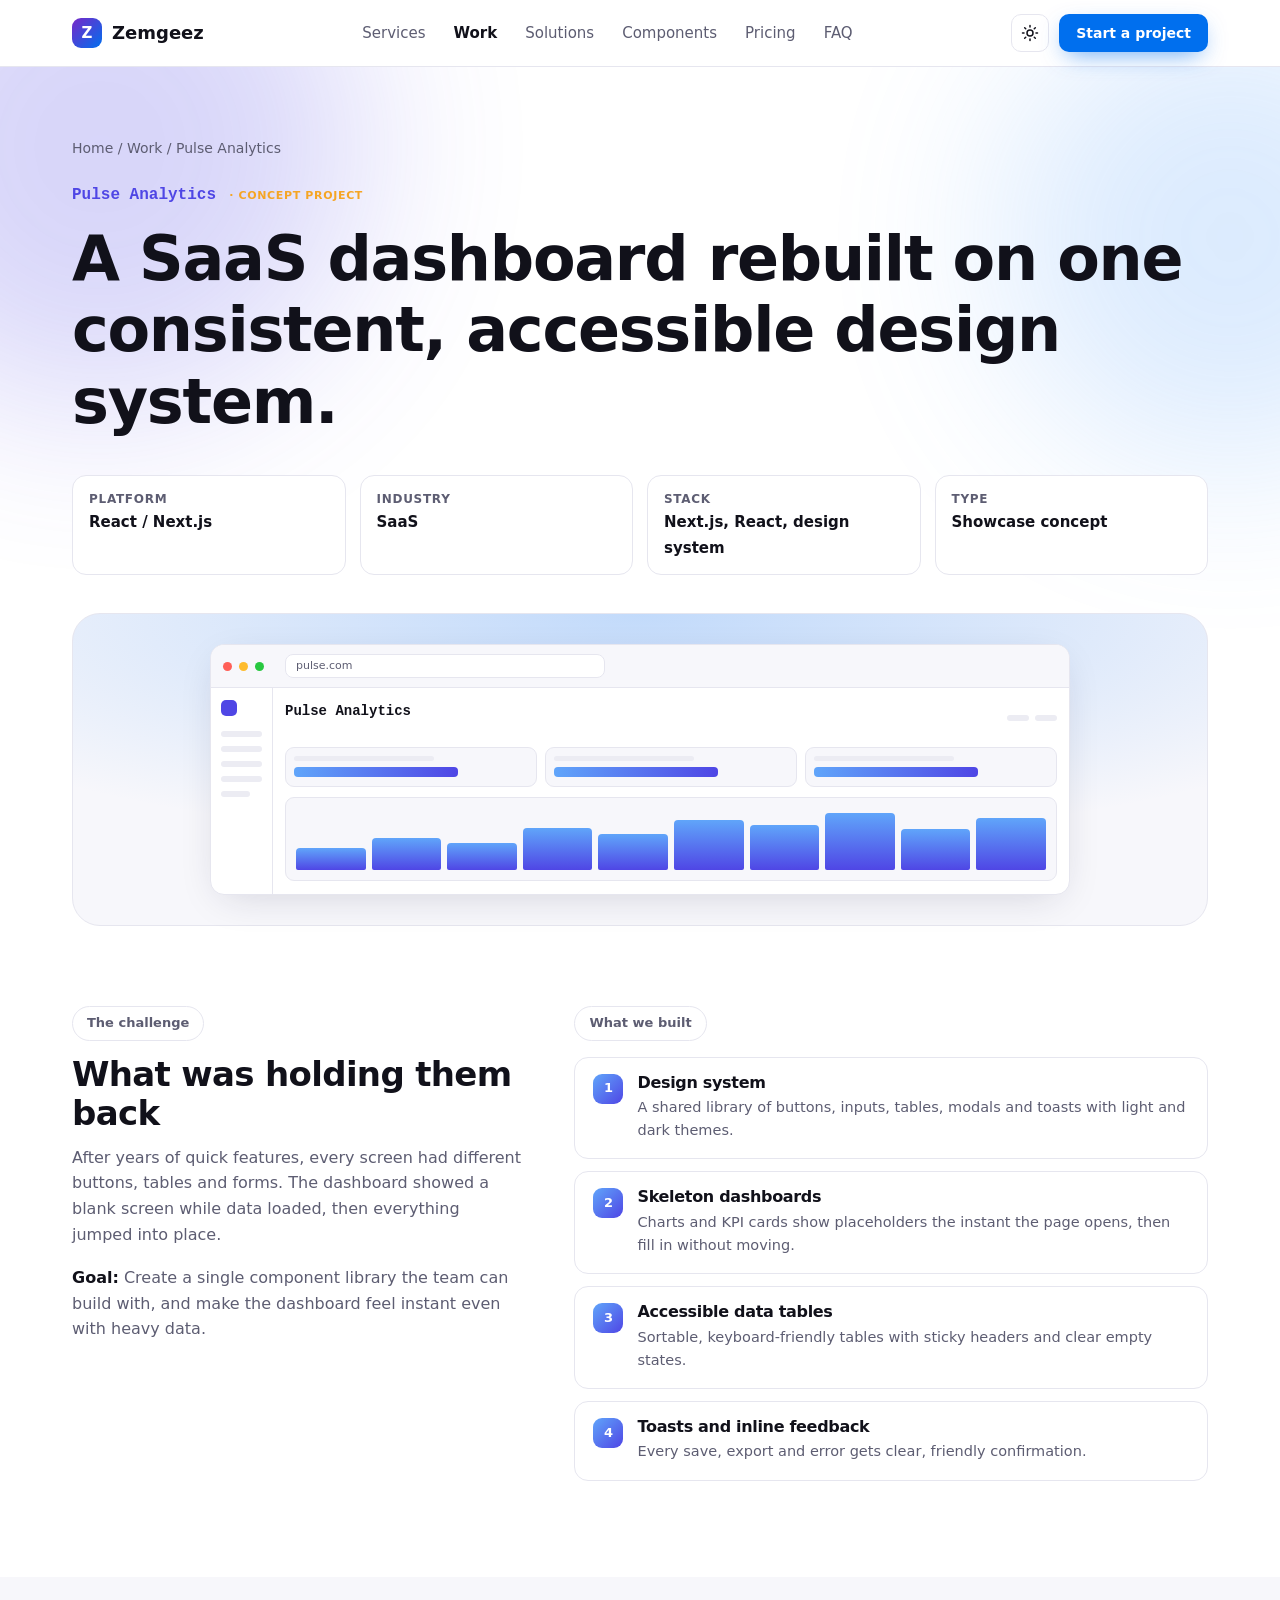
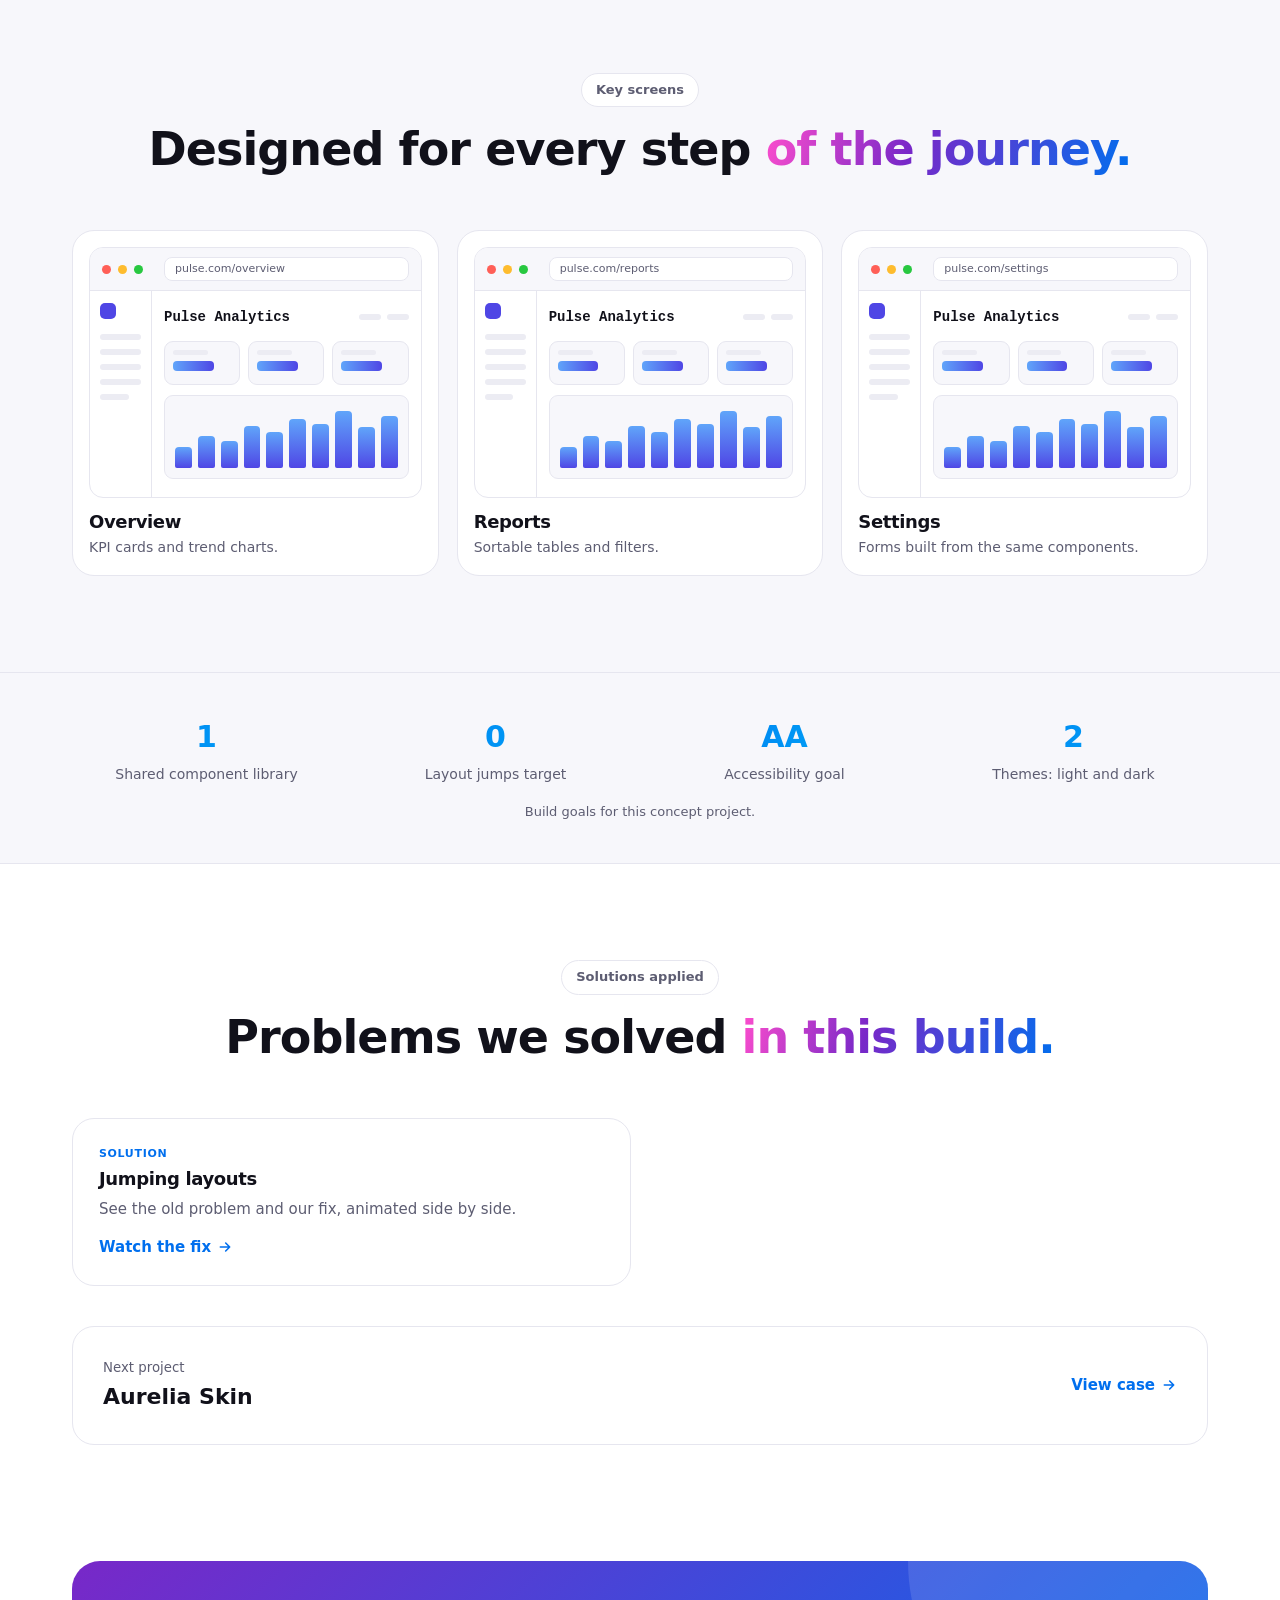
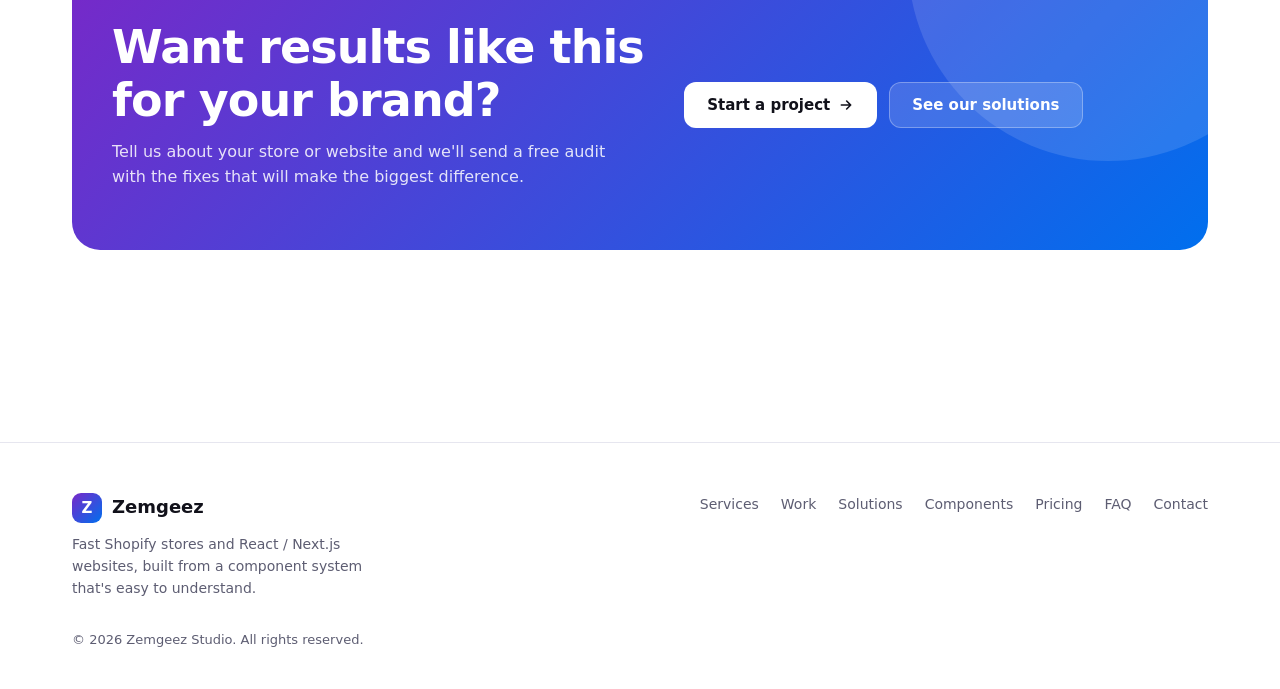
<file: work/pulse.html>
<!doctype html>
<html lang="en">
<head>
<meta charset="utf-8">
<meta name="viewport" content="width=device-width,initial-scale=1">
<title>Pulse Analytics: Case Study | Zemgeez Studio</title>
<meta name="description" content="A SaaS dashboard rebuilt on one consistent, accessible design system.">
<meta name="theme-color" content="#0b0b12">
<meta property="og:title" content="Pulse Analytics: Case Study | Zemgeez Studio">
<meta property="og:description" content="A SaaS dashboard rebuilt on one consistent, accessible design system.">
<meta property="og:type" content="website">
<link rel="icon" href="data:image/svg+xml,%3Csvg xmlns='http://www.w3.org/2000/svg' viewBox='0 0 32 32'%3E%3Cdefs%3E%3ClinearGradient id='g' x1='0' y1='0' x2='1' y2='1'%3E%3Cstop offset='0' stop-color='%237828c8'/%3E%3Cstop offset='1' stop-color='%23006fee'/%3E%3C/linearGradient%3E%3C/defs%3E%3Crect width='32' height='32' rx='9' fill='url(%23g)'/%3E%3Cpath d='M9 10h14l-14 12h14' stroke='white' stroke-width='3' fill='none' stroke-linecap='round' stroke-linejoin='round'/%3E%3C/svg%3E">
<script>(function(){try{var t=localStorage.getItem('theme');if(!t)t=matchMedia('(prefers-color-scheme: light)').matches?'light':'dark';document.documentElement.dataset.theme=t}catch(e){document.documentElement.dataset.theme='dark'}})();</script>
<link rel="stylesheet" href="../assets/style.css">
</head>
<body class="no-js">

<!-- ================= NAVBAR ================= -->
<header class="nav" id="nav">
  <div class="wrap">
    <a href="../index.html" class="logo" aria-label="Zemgeez Studio home"><b>Z</b>Zemgeez</a>
    <nav class="links" aria-label="Main"><a href="../index.html#services">Services</a><a href="../work/index.html" class=on aria-current=page>Work</a><a href="../solutions.html">Solutions</a><a href="../index.html#components">Components</a><a href="../index.html#pricing">Pricing</a><a href="../index.html#faq">FAQ</a></nav>
    <div class="nav-r">
      <button class="icon-btn" id="theme" aria-label="Toggle dark mode">
        <svg class="sun" width="18" height="18" viewBox="0 0 24 24" fill="none" stroke="currentColor" stroke-width="2" stroke-linecap="round"><circle cx="12" cy="12" r="4"/><path d="M12 2v2M12 20v2M4.9 4.9l1.4 1.4M17.7 17.7l1.4 1.4M2 12h2M20 12h2M4.9 19.1l1.4-1.4M17.7 6.3l1.4-1.4"/></svg>
        <svg class="moon" width="18" height="18" viewBox="0 0 24 24" fill="none" stroke="currentColor" stroke-width="2" stroke-linecap="round"><path d="M21 12.8A9 9 0 1 1 11.2 3a7 7 0 0 0 9.8 9.8z"/></svg>
      </button>
      <a href="../index.html#contact" class="btn btn-primary btn-sm">Start a project</a>
      <button class="icon-btn menu-btn" id="menu" aria-label="Open menu" aria-expanded="false">
        <svg width="18" height="18" viewBox="0 0 24 24" fill="none" stroke="currentColor" stroke-width="2" stroke-linecap="round"><path d="M4 7h16M4 12h16M4 17h16"/></svg>
      </button>
    </div>
  </div>
  <div class="mobile"><a href="../index.html#services">Services</a><a href="../work/index.html">Work</a><a href="../solutions.html">Solutions</a><a href="../index.html#components">Components</a><a href="../index.html#pricing">Pricing</a><a href="../index.html#faq">FAQ</a>
    <a href="../index.html#contact" class="btn btn-primary" style="margin-top:14px;color:#fff;border:0">Start a project</a>
  </div>
</header>
<main style="--c1:#60a5fa;--c2:#4f46e5">
<section class="case-hero">
  <div class="blob b1" style="background:#4f46e5"></div><div class="blob b2" style="background:#60a5fa"></div>
  <div class="wrap">
    <div class="crumbs"><a href="../index.html">Home</a> / <a href="../work/index.html">Work</a> / Pulse Analytics</div>
    <span class="wm wm-mono">Pulse Analytics</span> <span class="concept" style="margin-left:8px">· Concept project</span>
    <h1>A SaaS dashboard rebuilt on one consistent, accessible design system.</h1>
    <div class="case-meta">
      <div><span>Platform</span><strong>React / Next.js</strong></div>
      <div><span>Industry</span><strong>SaaS</strong></div>
      <div><span>Stack</span><strong>Next.js, React, design system</strong></div>
      <div><span>Type</span><strong>Showcase concept</strong></div>
    </div>
    <div class="case-shot rv"><div class="mock" style="--c1:#60a5fa;--c2:#4f46e5"><div class="bar"><span></span><span></span><span></span><div class="url">pulse.com</div></div><div class="md"><div class="md-side"><i></i><i></i><i></i><i></i><i></i><i style="width:70%"></i></div><div class="md-main"><div class="ms-head" style="padding:0"><span class="wm wm-mono" style="font-size:14px;color:var(--text)">Pulse Analytics</span><span class="nl"><i></i><i></i></span></div><div class="md-kpi"><div><i></i><b></b></div><div><i></i><b></b></div><div><i></i><b></b></div></div><div class="md-chart"><i style="height:35%"></i><i style="height:52%"></i><i style="height:44%"></i><i style="height:68%"></i><i style="height:58%"></i><i style="height:80%"></i><i style="height:72%"></i><i style="height:92%"></i><i style="height:66%"></i><i style="height:84%"></i></div></div></div></div></div>
  </div>
</section>
<section style="padding-top:40px">
  <div class="wrap case-body">
    <div class="rv"><span class="eyebrow">The challenge</span><h2 style="margin-top:14px">What was holding them back</h2><p>After years of quick features, every screen had different buttons, tables and forms. The dashboard showed a blank screen while data loaded, then everything jumped into place.</p><p style="color:var(--text);margin-top:18px"><strong>Goal:</strong> <span class="muted">Create a single component library the team can build with, and make the dashboard feel instant even with heavy data.</span></p></div>
    <div class="rv"><span class="eyebrow">What we built</span><div class="built" style="margin-top:16px"><div><b>1</b><div><h3>Design system</h3><p>A shared library of buttons, inputs, tables, modals and toasts with light and dark themes.</p></div></div><div><b>2</b><div><h3>Skeleton dashboards</h3><p>Charts and KPI cards show placeholders the instant the page opens, then fill in without moving.</p></div></div><div><b>3</b><div><h3>Accessible data tables</h3><p>Sortable, keyboard-friendly tables with sticky headers and clear empty states.</p></div></div><div><b>4</b><div><h3>Toasts and inline feedback</h3><p>Every save, export and error gets clear, friendly confirmation.</p></div></div></div></div>
  </div>
</section>
<section style="background:var(--bg2)">
  <div class="wrap">
    <div class="head center rv"><span class="eyebrow">Key screens</span><h2 style="margin-top:16px">Designed for every step <span class="grad">of the journey.</span></h2></div>
    <div class="screens"><div class="screen rv"><div class="mock" style="--c1:#60a5fa;--c2:#4f46e5"><div class="bar"><span></span><span></span><span></span><div class="url">pulse.com/overview</div></div><div class="md"><div class="md-side"><i></i><i></i><i></i><i></i><i></i><i style="width:70%"></i></div><div class="md-main"><div class="ms-head" style="padding:0"><span class="wm wm-mono" style="font-size:14px;color:var(--text)">Pulse Analytics</span><span class="nl"><i></i><i></i></span></div><div class="md-kpi"><div><i></i><b></b></div><div><i></i><b></b></div><div><i></i><b></b></div></div><div class="md-chart"><i style="height:35%"></i><i style="height:52%"></i><i style="height:44%"></i><i style="height:68%"></i><i style="height:58%"></i><i style="height:80%"></i><i style="height:72%"></i><i style="height:92%"></i><i style="height:66%"></i><i style="height:84%"></i></div></div></div></div><h3>Overview</h3><p>KPI cards and trend charts.</p></div><div class="screen rv"><div class="mock" style="--c1:#60a5fa;--c2:#4f46e5"><div class="bar"><span></span><span></span><span></span><div class="url">pulse.com/reports</div></div><div class="md"><div class="md-side"><i></i><i></i><i></i><i></i><i></i><i style="width:70%"></i></div><div class="md-main"><div class="ms-head" style="padding:0"><span class="wm wm-mono" style="font-size:14px;color:var(--text)">Pulse Analytics</span><span class="nl"><i></i><i></i></span></div><div class="md-kpi"><div><i></i><b></b></div><div><i></i><b></b></div><div><i></i><b></b></div></div><div class="md-chart"><i style="height:35%"></i><i style="height:52%"></i><i style="height:44%"></i><i style="height:68%"></i><i style="height:58%"></i><i style="height:80%"></i><i style="height:72%"></i><i style="height:92%"></i><i style="height:66%"></i><i style="height:84%"></i></div></div></div></div><h3>Reports</h3><p>Sortable tables and filters.</p></div><div class="screen rv"><div class="mock" style="--c1:#60a5fa;--c2:#4f46e5"><div class="bar"><span></span><span></span><span></span><div class="url">pulse.com/settings</div></div><div class="md"><div class="md-side"><i></i><i></i><i></i><i></i><i></i><i style="width:70%"></i></div><div class="md-main"><div class="ms-head" style="padding:0"><span class="wm wm-mono" style="font-size:14px;color:var(--text)">Pulse Analytics</span><span class="nl"><i></i><i></i></span></div><div class="md-kpi"><div><i></i><b></b></div><div><i></i><b></b></div><div><i></i><b></b></div></div><div class="md-chart"><i style="height:35%"></i><i style="height:52%"></i><i style="height:44%"></i><i style="height:68%"></i><i style="height:58%"></i><i style="height:80%"></i><i style="height:72%"></i><i style="height:92%"></i><i style="height:66%"></i><i style="height:84%"></i></div></div></div></div><h3>Settings</h3><p>Forms built from the same components.</p></div></div>
  </div>
</section>
<div class="strip"><div class="wrap stats"><div><strong class="grad2">1</strong><span>Shared component library</span></div><div><strong class="grad2">0</strong><span>Layout jumps target</span></div><div><strong class="grad2">AA</strong><span>Accessibility goal</span></div><div><strong class="grad2">2</strong><span>Themes: light and dark</span></div></div><p class="goal-note wrap">Build goals for this concept project.</p></div>
<section>
  <div class="wrap">
    <div class="head center rv"><span class="eyebrow">Solutions applied</span><h2 style="margin-top:16px">Problems we solved <span class="grad">in this build.</span></h2></div>
    <div class="grid g2"><a class="card sol-card rv" href="../solutions.html#layout-shift"><span class="concept" style="color:var(--primary)">Solution</span><h3 style="margin-top:6px">Jumping layouts</h3><p>See the old problem and our fix, animated side by side.</p><span class="more">Watch the fix <svg width="16" height="16" viewBox="0 0 24 24" fill="none" stroke="currentColor" stroke-width="2.4" stroke-linecap="round" stroke-linejoin="round"><path d="M5 12h14M13 6l6 6-6 6"/></svg></span></a></div>
    <a class="next-case rv" href="aurelia.html" style="margin-top:40px"><div><small>Next project</small><strong>Aurelia Skin</strong></div><span class="go more" style="margin:0">View case <svg width="16" height="16" viewBox="0 0 24 24" fill="none" stroke="currentColor" stroke-width="2.4" stroke-linecap="round" stroke-linejoin="round"><path d="M5 12h14M13 6l6 6-6 6"/></svg></span></a>
  </div>
</section>

<section style="padding-top:20px">
  <div class="wrap">
    <div class="cta rv">
      <div style="position:relative"><h2>Want results like this for your brand?</h2><p>Tell us about your store or website and we'll send a free audit with the fixes that will make the biggest difference.</p></div>
      <div style="position:relative;display:flex;gap:12px;flex-wrap:wrap"><a href="../index.html#contact" class="btn btn-white">Start a project <svg width="16" height="16" viewBox="0 0 24 24" fill="none" stroke="currentColor" stroke-width="2.4" stroke-linecap="round" stroke-linejoin="round"><path d="M5 12h14M13 6l6 6-6 6"/></svg></a><a href="../solutions.html" class="btn" style="background:rgba(255,255,255,.14);color:#fff;border-color:rgba(255,255,255,.3)">See our solutions</a></div>
    </div>
  </div>
</section>
</main>
<footer>
  <div class="wrap">
    <div class="foot">
      <div><a href="../index.html" class="logo"><b>Z</b>Zemgeez</a><p class="muted" style="margin-top:10px;max-width:320px;font-size:14px">Fast Shopify stores and React / Next.js websites, built from a component system that's easy to understand.</p></div>
      <nav aria-label="Footer"><a href="../index.html#services">Services</a><a href="../work/index.html">Work</a><a href="../solutions.html">Solutions</a><a href="../index.html#components">Components</a><a href="../index.html#pricing">Pricing</a><a href="../index.html#faq">FAQ</a><a href="../index.html#contact">Contact</a></nav>
    </div>
    <p class="copy">© <span id="y">2026</span> Zemgeez Studio. All rights reserved.</p>
  </div>
</footer>
<script src="../assets/main.js" defer></script>
</body>
</html>
</file>
<file: assets/style.css>
/* ---------- Tokens ---------- */
:root{
  --primary:#006fee;--secondary:#7828c8;--success:#17c964;--warning:#f5a524;--danger:#f31260;
  --radius:14px;--radius-lg:22px;
  --font:ui-sans-serif,system-ui,-apple-system,"Segoe UI",Roboto,"Helvetica Neue",Arial,sans-serif;
}
[data-theme=dark]{
  --bg:#0b0b12;--bg2:#12121c;--card:#16161f;--card2:#1d1d29;--border:#27273a;
  --text:#ececf1;--muted:#a1a1b5;--soft:#2a2a3d;--shadow:0 10px 40px -10px rgba(0,0,0,.6);
}
[data-theme=light]{
  --bg:#ffffff;--bg2:#f7f7fb;--card:#ffffff;--card2:#f4f4f8;--border:#e6e6ef;
  --text:#11111a;--muted:#5d5d72;--soft:#ececf3;--shadow:0 10px 40px -12px rgba(30,30,60,.18);
}
*{box-sizing:border-box;margin:0;padding:0}
html{scroll-behavior:smooth;-webkit-text-size-adjust:100%}
body{font-family:var(--font);background:var(--bg);color:var(--text);line-height:1.6;-webkit-font-smoothing:antialiased;overflow-x:hidden}
a{color:inherit;text-decoration:none}
svg{display:block}
.wrap{max-width:1180px;margin:0 auto;padding:0 22px}
section{padding:96px 0;position:relative}
.center{text-align:center}
.eyebrow{display:inline-flex;align-items:center;gap:8px;font-size:13px;font-weight:600;color:var(--muted);border:1px solid var(--border);background:var(--card);padding:6px 14px;border-radius:999px}
.eyebrow i{width:8px;height:8px;border-radius:50%;background:var(--success);box-shadow:0 0 0 4px rgba(23,201,100,.18)}
h1,h2,h3{line-height:1.15;letter-spacing:-.02em}
h1{font-size:clamp(38px,6.4vw,72px);font-weight:800}
h2{font-size:clamp(30px,4.2vw,46px);font-weight:800}
h3{font-size:18px;font-weight:700}
.lead{font-size:clamp(16px,1.6vw,19px);color:var(--muted);max-width:640px}
.center .lead{margin:18px auto 0}
.grad{background:linear-gradient(110deg,#ff4ecd 0%,var(--secondary) 40%,var(--primary) 100%);-webkit-background-clip:text;background-clip:text;color:transparent}
.grad2{background:linear-gradient(110deg,var(--primary),#00b7fa);-webkit-background-clip:text;background-clip:text;color:transparent}
.muted{color:var(--muted)}

/* ---------- Buttons ---------- */
.btn{display:inline-flex;align-items:center;justify-content:center;gap:8px;height:46px;padding:0 22px;border-radius:12px;font-weight:600;font-size:15px;border:1px solid transparent;cursor:pointer;transition:transform .15s ease,opacity .15s,background .2s;font-family:inherit}
.btn:active{transform:scale(.97)}
.btn-primary{background:var(--primary);color:#fff;box-shadow:0 8px 24px -8px rgba(0,111,238,.7)}
.btn-primary:hover{opacity:.9}
.btn-ghost{background:var(--card);border-color:var(--border);color:var(--text)}
.btn-ghost:hover{background:var(--card2)}
.btn-sm{height:38px;padding:0 16px;font-size:14px;border-radius:10px}

/* ---------- Navbar ---------- */
.nav{position:sticky;top:0;z-index:50;backdrop-filter:saturate(180%) blur(14px);-webkit-backdrop-filter:saturate(180%) blur(14px);background:color-mix(in srgb,var(--bg) 72%,transparent);border-bottom:1px solid var(--border)}
.nav .wrap{display:flex;align-items:center;justify-content:space-between;height:66px}
.logo{display:flex;align-items:center;gap:10px;font-weight:800;font-size:18px}
.logo b{width:30px;height:30px;border-radius:9px;background:linear-gradient(135deg,var(--secondary),var(--primary));display:grid;place-items:center;color:#fff;font-size:15px}
.links{display:flex;gap:28px;font-size:15px;color:var(--muted)}
.links a:hover{color:var(--text)}
.nav-r{display:flex;gap:10px;align-items:center}
.icon-btn{width:38px;height:38px;border-radius:10px;border:1px solid var(--border);background:var(--card);display:grid;place-items:center;cursor:pointer;color:var(--text)}
.menu-btn{display:none}
.mobile{display:none;border-top:1px solid var(--border);padding:12px 22px 20px}
.mobile a{display:block;padding:12px 0;border-bottom:1px solid var(--border);color:var(--muted)}
.nav.open .mobile{display:block}
[data-theme=dark] .sun,[data-theme=light] .moon{display:none}

/* ---------- Hero ---------- */
.hero{padding:90px 0 70px;overflow:hidden}
.blob{position:absolute;border-radius:50%;filter:blur(90px);opacity:.45;pointer-events:none;z-index:-1}
.b1{width:520px;height:520px;background:var(--secondary);top:-180px;left:-160px}
.b2{width:460px;height:460px;background:var(--primary);top:-60px;right:-180px}
.b3{width:340px;height:340px;background:#ff4ecd;top:300px;left:40%;opacity:.25}
[data-theme=light] .blob{opacity:.22}
.hero h1{margin:22px auto 0;max-width:900px}
.hero-cta{display:flex;gap:12px;justify-content:center;margin-top:34px;flex-wrap:wrap}
.stack{display:flex;gap:10px;justify-content:center;flex-wrap:wrap;margin-top:28px}
.chip{display:inline-flex;align-items:center;gap:7px;font-size:13px;font-weight:600;padding:6px 12px;border-radius:999px;background:var(--soft);color:var(--text)}
.chip .d{width:7px;height:7px;border-radius:50%}

/* hero preview mock */
.preview{margin:64px auto 0;max-width:980px;border:1px solid var(--border);border-radius:var(--radius-lg);background:var(--card);box-shadow:var(--shadow);overflow:hidden}
.bar{display:flex;align-items:center;gap:7px;padding:12px 16px;border-bottom:1px solid var(--border);background:var(--bg2)}
.bar span{width:11px;height:11px;border-radius:50%;background:var(--soft)}
.bar span:nth-child(1){background:#ff5f57}.bar span:nth-child(2){background:#febc2e}.bar span:nth-child(3){background:#28c840}
.url{margin-left:14px;font-size:12px;color:var(--muted);background:var(--card);border:1px solid var(--border);padding:4px 12px;border-radius:8px;flex:1;max-width:320px}
.pv{display:grid;grid-template-columns:1.3fr 1fr;gap:18px;padding:22px}
.pv-main{display:grid;grid-template-columns:repeat(3,1fr);gap:14px}
.prod{border:1px solid var(--border);border-radius:var(--radius);padding:10px;background:var(--bg2)}
.prod .img{aspect-ratio:1;border-radius:10px;margin-bottom:10px}
.ln{height:8px;border-radius:5px;background:var(--soft);margin-top:7px}
.ln.s{width:55%}.ln.p{width:35%;background:var(--primary);opacity:.8}
.side{border:1px solid var(--border);border-radius:var(--radius);padding:16px;background:var(--bg2);display:flex;flex-direction:column;gap:12px}
.metric{display:flex;align-items:center;justify-content:space-between;font-size:13px}
.metric strong{font-size:22px}
.meter{height:8px;border-radius:5px;background:var(--soft);overflow:hidden}
.meter i{display:block;height:100%;border-radius:5px;background:linear-gradient(90deg,var(--success),#45d483)}

/* ---------- Trust strip ---------- */
.strip{padding:40px 0;border-top:1px solid var(--border);border-bottom:1px solid var(--border);background:var(--bg2)}
.stats{display:grid;grid-template-columns:repeat(4,1fr);gap:20px;text-align:center}
.stats strong{display:block;font-size:30px;font-weight:800}
.stats span{font-size:14px;color:var(--muted)}

/* ---------- Cards & grids ---------- */
.head{margin-bottom:54px}
.grid{display:grid;gap:18px}
.g2{grid-template-columns:repeat(2,1fr)}
.g3{grid-template-columns:repeat(3,1fr)}
.g4{grid-template-columns:repeat(4,1fr)}
.card{background:var(--card);border:1px solid var(--border);border-radius:var(--radius-lg);padding:26px;transition:transform .2s ease,border-color .2s}
.card:hover{transform:translateY(-3px);border-color:color-mix(in srgb,var(--primary) 45%,var(--border))}
.card p{color:var(--muted);font-size:15px;margin-top:8px}
.ico{width:44px;height:44px;border-radius:12px;display:grid;place-items:center;margin-bottom:16px}
.ico.p{background:color-mix(in srgb,var(--primary) 16%,transparent);color:var(--primary)}
.ico.s{background:color-mix(in srgb,var(--secondary) 18%,transparent);color:#a463f2}
.ico.g{background:color-mix(in srgb,var(--success) 16%,transparent);color:var(--success)}
.ico.w{background:color-mix(in srgb,var(--warning) 18%,transparent);color:var(--warning)}
.ico.d{background:color-mix(in srgb,var(--danger) 16%,transparent);color:var(--danger)}

/* Tracks */
.track{padding:34px;position:relative;overflow:hidden}
.track h3{font-size:26px;margin-bottom:6px}
.track ul{list-style:none;margin-top:20px;display:grid;gap:12px}
.track li{display:flex;gap:10px;font-size:15px}
.track li svg{flex:none;margin-top:3px;color:var(--success)}
.tag{display:inline-block;font-size:12px;font-weight:700;letter-spacing:.04em;text-transform:uppercase;padding:4px 10px;border-radius:8px;margin-bottom:14px}
.tag.shop{background:rgba(149,191,71,.15);color:#7fb23a}
.tag.react{background:rgba(0,183,250,.14);color:#00a4e0}

/* ---------- Components showcase ---------- */
.tabs{display:inline-flex;gap:4px;padding:4px;border-radius:14px;background:var(--soft);margin-bottom:34px;flex-wrap:wrap;justify-content:center}
.tab{border:0;background:transparent;color:var(--muted);font:600 14px var(--font);padding:9px 18px;border-radius:10px;cursor:pointer}
.tab[aria-selected=true]{background:var(--card);color:var(--text);box-shadow:0 2px 10px -4px rgba(0,0,0,.35)}
.panel[hidden]{display:none}
.comp{display:flex;flex-direction:column}
.demo{height:120px;border-radius:14px;background:var(--bg2);border:1px dashed var(--border);margin-bottom:18px;display:flex;align-items:center;justify-content:center;gap:8px;padding:14px;overflow:hidden}
.comp h3{display:flex;align-items:center;gap:8px}
.comp .why{margin-top:auto;padding-top:14px;font-size:13px;color:var(--text);border-top:1px solid var(--border);margin-top:16px}
.comp .why b{color:var(--success)}
/* mini demos (pure CSS, no images) */
.m-btn{height:30px;padding:0 12px;border-radius:8px;font-size:12px;font-weight:600;display:grid;place-items:center;color:#fff}
.m-input{width:80%;height:34px;border-radius:9px;border:2px solid var(--primary);background:var(--card);display:flex;align-items:center;padding:0 10px;font-size:12px;color:var(--muted)}
.m-card{width:84px;border-radius:10px;background:var(--card);border:1px solid var(--border);padding:6px}
.m-card .img{height:44px;border-radius:7px;margin-bottom:5px}
.m-toast{display:flex;align-items:center;gap:8px;background:var(--card);border:1px solid var(--border);border-left:4px solid var(--success);border-radius:10px;padding:8px 12px;font-size:12px;box-shadow:var(--shadow)}
.m-drawer{width:100%;height:100%;display:flex;justify-content:flex-end;border-radius:14px;background:color-mix(in srgb,var(--text) 10%,transparent)}
.m-drawer>div{width:46%;background:var(--card);border-left:1px solid var(--border);padding:8px;border-radius:0 10px 10px 0}
.m-acc{width:90%;display:grid;gap:5px}
.m-acc div{height:22px;border-radius:7px;background:var(--card);border:1px solid var(--border);display:flex;align-items:center;justify-content:space-between;padding:0 8px;font-size:11px;color:var(--muted)}
.m-acc div.o{height:40px;align-items:flex-start;padding-top:4px;color:var(--text)}
.m-badge{position:relative;width:38px;height:38px;border-radius:11px;background:var(--card);border:1px solid var(--border);display:grid;place-items:center}
.m-badge i{position:absolute;top:-6px;right:-6px;min-width:20px;height:20px;border-radius:10px;background:var(--danger);color:#fff;font:700 11px var(--font);display:grid;place-items:center;font-style:normal;border:2px solid var(--bg2)}
.m-steps{display:flex;align-items:center;gap:6px}
.m-steps b{width:24px;height:24px;border-radius:50%;display:grid;place-items:center;font-size:11px;color:#fff;background:var(--primary)}
.m-steps b.o{background:var(--soft);color:var(--muted)}
.m-steps s{width:22px;height:2px;background:var(--border);text-decoration:none}
.m-skel{width:85%;display:grid;gap:7px}
.m-skel i{display:block;height:10px;border-radius:6px;background:linear-gradient(90deg,var(--soft) 25%,var(--card2) 50%,var(--soft) 75%);background-size:200% 100%;animation:sh 1.4s infinite}
@keyframes sh{to{background-position:-200% 0}}
.m-swatch{display:flex;gap:6px}.m-swatch i{width:24px;height:24px;border-radius:50%;border:2px solid var(--card)}
.m-swatch i.on{outline:2px solid var(--primary);outline-offset:2px}
.m-qty{display:flex;align-items:center;border:1px solid var(--border);border-radius:9px;background:var(--card);font-weight:700;font-size:13px}
.m-qty span{width:30px;height:30px;display:grid;place-items:center}
.m-qty span:nth-child(2){border-left:1px solid var(--border);border-right:1px solid var(--border)}
.m-modal{width:70%;border-radius:12px;background:var(--card);border:1px solid var(--border);padding:10px;box-shadow:var(--shadow)}

/* ---------- Problems ---------- */
.prob{display:grid;grid-template-columns:1fr 1fr;padding:0;overflow:hidden}
.prob>div{padding:24px}
.prob .p1{background:color-mix(in srgb,var(--danger) 6%,var(--card));border-right:1px solid var(--border)}
.prob .p2{background:color-mix(in srgb,var(--success) 6%,var(--card))}
.lbl{font-size:12px;font-weight:700;text-transform:uppercase;letter-spacing:.06em;margin-bottom:10px;display:flex;align-items:center;gap:6px}
.lbl.r{color:var(--danger)}.lbl.ok{color:var(--success)}
.prob h3{font-size:17px}
.prob p{font-size:14.5px}
.result{display:inline-block;margin-top:12px;font-size:13px;font-weight:700;padding:4px 10px;border-radius:8px;background:color-mix(in srgb,var(--success) 15%,transparent);color:var(--success)}

/* ---------- Tech picker ---------- */
.pick{display:flex;flex-direction:column}
.pick .best{margin-top:14px;font-size:14px;color:var(--text)}
.pick .best span{color:var(--muted)}
.speed{display:flex;gap:4px;margin-top:16px}
.speed i{flex:1;height:6px;border-radius:4px;background:var(--soft)}
.speed i.on{background:var(--success)}
.pick small{display:block;margin-top:8px;font-size:12px;color:var(--muted)}

/* ---------- Process ---------- */
.steps{counter-reset:s}
.step{position:relative}
.step:before{counter-increment:s;content:"0" counter(s);font-size:13px;font-weight:800;color:var(--primary);display:block;margin-bottom:12px;letter-spacing:.1em}

/* ---------- Pricing ---------- */
.price{display:flex;flex-direction:column}
.price.pop{border:2px solid var(--primary);background:linear-gradient(180deg,color-mix(in srgb,var(--primary) 9%,var(--card)),var(--card));position:relative}
.price.pop:after{content:"Most popular";position:absolute;top:-13px;left:50%;transform:translateX(-50%);background:var(--primary);color:#fff;font-size:12px;font-weight:700;padding:4px 12px;border-radius:999px}
.price .amt{font-size:15px;color:var(--muted);margin:14px 0 4px}
.price .amt strong{font-size:30px;color:var(--text);font-weight:800}
.price ul{list-style:none;display:grid;gap:10px;margin:20px 0 26px;font-size:14.5px}
.price li{display:flex;gap:9px}
.price li svg{flex:none;margin-top:3px;color:var(--success)}
.price .btn{margin-top:auto}

/* ---------- FAQ ---------- */
.faq{max-width:780px;margin:0 auto;display:grid;gap:12px}
details{background:var(--card);border:1px solid var(--border);border-radius:var(--radius);padding:4px 20px}
summary{list-style:none;cursor:pointer;font-weight:600;padding:16px 0;display:flex;justify-content:space-between;align-items:center;gap:16px}
summary::-webkit-details-marker{display:none}
summary:after{content:"+";font-size:22px;color:var(--muted);transition:transform .2s}
details[open] summary:after{transform:rotate(45deg)}
details p{color:var(--muted);padding:0 0 18px;font-size:15px}

/* ---------- CTA / contact ---------- */
.cta{border-radius:28px;padding:60px 40px;background:linear-gradient(135deg,var(--secondary),var(--primary));color:#fff;position:relative;overflow:hidden;display:grid;grid-template-columns:1.1fr 1fr;gap:40px;align-items:center}
.cta:before{content:"";position:absolute;width:400px;height:400px;border-radius:50%;background:rgba(255,255,255,.12);top:-200px;right:-100px}
.cta p{opacity:.85;margin-top:12px}
form{display:grid;gap:12px;position:relative}
input,select,textarea{width:100%;font:15px var(--font);padding:13px 14px;border-radius:12px;border:1px solid rgba(255,255,255,.3);background:rgba(255,255,255,.12);color:#fff;outline:none}
input::placeholder,textarea::placeholder{color:rgba(255,255,255,.7)}
input:focus,select:focus,textarea:focus{border-color:#fff;background:rgba(255,255,255,.18)}
select option{color:#111}
.btn-white{background:#fff;color:#11111a}
.btn-white:hover{opacity:.92}

footer{padding:50px 0 40px;border-top:1px solid var(--border);margin-top:96px}
.foot{display:flex;justify-content:space-between;gap:30px;flex-wrap:wrap}
.foot nav{display:flex;gap:22px;flex-wrap:wrap;color:var(--muted);font-size:14px}
.foot nav a:hover{color:var(--text)}
.copy{margin-top:30px;font-size:13px;color:var(--muted)}

/* ---------- Reveal on scroll ---------- */
.rv{opacity:0;transform:translateY(18px);transition:opacity .6s ease,transform .6s ease}
.rv.in{opacity:1;transform:none}
.no-js .rv{opacity:1;transform:none}
@media (prefers-reduced-motion:reduce){*{animation:none!important;transition:none!important;scroll-behavior:auto!important}.rv{opacity:1;transform:none}}

/* ---------- Responsive ---------- */
@media (max-width:980px){
  .g4{grid-template-columns:repeat(2,1fr)}
  .g3{grid-template-columns:repeat(2,1fr)}
  .cta{grid-template-columns:1fr;padding:44px 26px}
  .pv{grid-template-columns:1fr}
}
@media (max-width:760px){
  section{padding:72px 0}
  .links,.nav-r .btn{display:none}
  .menu-btn{display:grid}
  .g2,.g3,.g4{grid-template-columns:1fr}
  .stats{grid-template-columns:repeat(2,1fr)}
  .prob{grid-template-columns:1fr}
  .prob .p1{border-right:0;border-bottom:1px solid var(--border)}
  .pv-main{grid-template-columns:repeat(2,1fr)}
  .pv-main .prod:nth-child(3){display:none}
}

/* =====================================================
   Multi-page additions: showcase, case studies, solutions
   ===================================================== */
.links a.on{color:var(--text);font-weight:600}
.more{display:inline-flex;align-items:center;gap:6px;margin-top:22px;font-weight:600;font-size:15px;color:var(--primary)}
.more:hover{gap:10px}
.more,.work .go{transition:gap .2s}

/* ---------- Brand wordmarks ---------- */
.brands{display:flex;justify-content:center;align-items:center;gap:20px 52px;flex-wrap:wrap;margin:0 0 54px}
.wm{font-size:22px;color:var(--muted);transition:color .2s;white-space:nowrap}
.wm:hover{color:var(--text)}
.wm-serif{font-family:Georgia,"Times New Roman",serif;font-style:italic;font-weight:600}
.wm-caps{text-transform:uppercase;letter-spacing:.32em;font-size:16px;font-weight:700}
.wm-bold{font-weight:900;letter-spacing:-.04em;text-transform:uppercase}
.wm-mono{font-family:ui-monospace,SFMono-Regular,Menlo,Consolas,monospace;font-weight:700;font-size:19px}

/* ---------- Work cards ---------- */
.work{display:flex;flex-direction:column;padding:0;overflow:hidden;color:inherit}
.work .vis{padding:26px 26px 0;background:radial-gradient(120% 90% at 50% 0%,color-mix(in srgb,var(--c1) 30%,transparent),transparent 70%)}
.work .vis .mock{transform:translateY(8px);transition:transform .35s ease;border-bottom:0;border-radius:14px 14px 0 0}
.work:hover .vis .mock{transform:translateY(0)}
.work .meta{padding:22px 26px 26px;border-top:1px solid var(--border)}
.work .row{display:flex;justify-content:space-between;align-items:center;gap:12px}
.work h3{font-size:20px}
.work .go{display:inline-flex;align-items:center;gap:6px;font-size:14px;font-weight:600;color:var(--primary);white-space:nowrap}
.work:hover .go{gap:10px}
.tags{display:flex;gap:6px;flex-wrap:wrap;margin-top:12px}
.tags span{font-size:12px;font-weight:600;padding:3px 9px;border-radius:7px;background:var(--soft);color:var(--muted)}
.concept{font-size:11px;font-weight:700;letter-spacing:.06em;text-transform:uppercase;color:var(--warning)}
.filters{display:inline-flex;gap:4px;padding:4px;border-radius:14px;background:var(--soft);margin-bottom:34px}
.work[hidden]{display:none}

/* ---------- Mock screens (pure CSS, brand-coloured with --c1/--c2) ---------- */
.mock{border:1px solid var(--border);border-radius:14px;background:var(--card);overflow:hidden}
.mock .bar{padding:9px 12px}
.mock .bar span{width:9px;height:9px}
.mock .url{font-size:11px;padding:2px 10px}
.ms-head{display:flex;justify-content:space-between;align-items:center;padding:10px 14px;font-size:14px}
.ms-head .nl{display:flex;gap:6px}
.ms-head .nl i{width:22px;height:6px;border-radius:4px;background:var(--soft)}
.ms-hero{height:96px;margin:0 12px;border-radius:12px;background:linear-gradient(135deg,var(--c1),var(--c2));display:flex;flex-direction:column;justify-content:flex-end;gap:6px;padding:12px;position:relative;overflow:hidden}
.ms-hero i{display:block;height:8px;border-radius:4px;background:rgba(255,255,255,.85);width:46%}
.ms-hero i+i{width:28%;opacity:.7}
.ms-hero .pl{position:absolute;right:14px;top:50%;transform:translateY(-50%);width:38px;height:38px;border-radius:50%;background:rgba(255,255,255,.9);display:grid;place-items:center}
.ms-hero .pl:after{content:"";border-left:11px solid var(--c2);border-top:7px solid transparent;border-bottom:7px solid transparent;margin-left:3px}
.ms-grid{display:grid;grid-template-columns:repeat(3,1fr);gap:8px;padding:12px}
.ms-tile{border-radius:10px;padding:6px;background:var(--bg2);border:1px solid var(--border)}
.ms-tile b{display:block;aspect-ratio:4/3;border-radius:7px;background:linear-gradient(160deg,color-mix(in srgb,var(--c1) 70%,var(--card)),color-mix(in srgb,var(--c2) 60%,var(--card)));margin-bottom:6px}
.ms-tile i{display:block;height:5px;border-radius:3px;background:var(--soft);margin-top:4px}
.ms-tile i+i{width:50%;background:var(--c2);opacity:.7}
.md{display:grid;grid-template-columns:62px 1fr;min-height:206px}
.md-side{border-right:1px solid var(--border);padding:12px 10px;display:grid;gap:9px;align-content:start}
.md-side i{height:6px;border-radius:4px;background:var(--soft)}
.md-side i:first-child{background:var(--c2);height:16px;width:16px;border-radius:5px;margin-bottom:6px}
.md-main{padding:12px;display:grid;gap:10px}
.md-kpi{display:grid;grid-template-columns:repeat(3,1fr);gap:8px}
.md-kpi div{border:1px solid var(--border);border-radius:9px;padding:8px;background:var(--bg2)}
.md-kpi i{display:block;height:5px;width:60%;border-radius:3px;background:var(--soft)}
.md-kpi b{display:block;height:10px;width:70%;margin-top:6px;border-radius:4px;background:linear-gradient(90deg,var(--c1),var(--c2))}
.md-chart{display:flex;align-items:flex-end;gap:6px;height:84px;border:1px solid var(--border);border-radius:9px;padding:10px;background:var(--bg2)}
.md-chart i{flex:1;border-radius:4px 4px 2px 2px;background:linear-gradient(180deg,var(--c1),var(--c2))}

/* ---------- Case study page ---------- */
.case-hero{padding:70px 0 40px;overflow:hidden}
.crumbs{font-size:14px;color:var(--muted);margin-bottom:22px}
.crumbs a:hover{color:var(--text)}
.case-hero h1{font-size:clamp(36px,5.6vw,62px)}
.case-hero .wm{font-size:16px;display:inline-block;margin-bottom:14px;color:var(--c2)}
.case-meta{display:grid;grid-template-columns:repeat(4,1fr);gap:14px;margin:38px 0}
.case-meta div{border:1px solid var(--border);border-radius:var(--radius);padding:14px 16px;background:var(--card)}
.case-meta span{display:block;font-size:12px;color:var(--muted);text-transform:uppercase;letter-spacing:.06em;font-weight:700}
.case-meta strong{font-size:15px}
.case-shot{padding:30px;border-radius:28px;background:radial-gradient(100% 100% at 50% 0%,color-mix(in srgb,var(--c1) 35%,transparent),transparent 75%),var(--bg2);border:1px solid var(--border)}
.case-shot .mock{max-width:860px;margin:0 auto;box-shadow:var(--shadow)}
.case-body{display:grid;grid-template-columns:1fr 1.4fr;gap:50px;align-items:start}
.case-body h2{font-size:clamp(26px,3vw,34px)}
.case-body p{color:var(--muted);margin-top:12px}
.built{display:grid;gap:12px}
.built>div{display:flex;gap:14px;padding:16px 18px;border:1px solid var(--border);border-radius:var(--radius);background:var(--card)}
.built b{flex:none;width:30px;height:30px;border-radius:9px;display:grid;place-items:center;font-size:13px;color:#fff;background:linear-gradient(135deg,var(--c1),var(--c2))}
.built h3{font-size:16px}
.built p{margin-top:4px;font-size:14.5px}
.screens{display:grid;grid-template-columns:repeat(3,1fr);gap:18px}
.screen{border-radius:var(--radius-lg);border:1px solid var(--border);background:var(--card);padding:16px}
.screen .mock{margin-bottom:14px}
.screen p{color:var(--muted);font-size:14px;margin-top:4px}
.goal-note{font-size:13px;color:var(--muted);margin-top:16px;text-align:center}
.next-case{display:flex;justify-content:space-between;align-items:center;gap:20px;padding:30px;border-radius:var(--radius-lg);border:1px solid var(--border);background:var(--card)}
.next-case:hover{border-color:var(--primary)}
.next-case small{color:var(--muted);display:block}
.next-case strong{font-size:22px}

/* ---------- Solutions ---------- */
.sol{padding:80px 0;border-top:1px solid var(--border)}
.sol:first-of-type{border-top:0}
.sol-head{display:grid;grid-template-columns:auto 1fr;gap:22px;align-items:start;margin-bottom:34px}
.sol-num{width:54px;height:54px;border-radius:16px;display:grid;place-items:center;font-weight:800;font-size:18px;color:#fff;background:linear-gradient(135deg,var(--secondary),var(--primary))}
.sol-head p{color:var(--muted);margin-top:8px;max-width:720px}
.vs{display:grid;grid-template-columns:1fr 1fr;gap:18px}
.vs-col{display:flex;flex-direction:column}
.stage{position:relative;height:330px;border-radius:18px;border:1px solid var(--border);background:var(--bg2);overflow:hidden}
.stage-lbl{position:absolute;top:12px;left:12px;z-index:9;font-size:12px;font-weight:700;padding:5px 11px;border-radius:999px;display:flex;align-items:center;gap:6px}
.old .stage-lbl{background:color-mix(in srgb,var(--danger) 16%,var(--card));color:var(--danger)}
.new .stage-lbl{background:color-mix(in srgb,var(--success) 16%,var(--card));color:var(--success)}
.stage-stat{position:absolute;top:12px;right:12px;z-index:9;font-size:12px;font-weight:700;padding:5px 11px;border-radius:999px;background:var(--card);border:1px solid var(--border)}
.vs-col h3{margin-top:18px;font-size:17px;display:flex;align-items:center;gap:8px}
.vs-col>p{color:var(--muted);font-size:15px;margin-top:6px}
.how{margin-top:26px;display:grid;grid-template-columns:repeat(4,1fr);gap:12px}
.how div{padding:16px;border-radius:var(--radius);border:1px solid var(--border);background:var(--card)}
.how b{display:block;font-size:14px;margin-bottom:4px}
.how span{font-size:13.5px;color:var(--muted)}
.used{margin-top:18px;font-size:14px;color:var(--muted)}
.used a{color:var(--primary);font-weight:600}
.scene{position:absolute;left:50%;top:54%;transform:translate(-50%,-50%)}
/* paused until on screen (saves CPU/battery) */
.stage *,.stage *:before,.stage *:after{animation-play-state:paused!important}
.stage.on *,.stage.on *:before,.stage.on *:after{animation-play-state:running!important}
.cur{position:absolute;width:22px;height:22px;z-index:8;pointer-events:none;filter:drop-shadow(0 2px 3px rgba(0,0,0,.4))}
.cur:after{content:"";position:absolute;left:-9px;top:-9px;width:22px;height:22px;border-radius:50%;border:2px solid var(--primary);opacity:0}
.toast-x{position:absolute;left:50%;bottom:14px;transform:translateX(-50%);z-index:9;white-space:nowrap;font-size:12.5px;font-weight:700;padding:8px 14px;border-radius:10px;opacity:0;box-shadow:var(--shadow)}
.toast-x.bad{background:var(--danger);color:#fff}
.toast-x.good{background:var(--success);color:#062b16}
@keyframes ripple{0%,49%{opacity:0;transform:scale(.4)}50%{opacity:1;transform:scale(.4)}60%{opacity:0;transform:scale(1.6)}100%{opacity:0}}
@keyframes spin{to{transform:rotate(360deg)}}

/* ---- 1. Video carousel: OLD ---- */
.vo-track{position:absolute;left:16px;right:-200px;top:56px;display:flex;gap:12px;animation:jank 6s infinite}
.vo-slide{flex:none;width:58%;height:170px;border-radius:14px;background:var(--soft);display:grid;place-items:center;align-content:center;gap:10px;font-size:12px;font-weight:600;color:var(--muted);position:relative}
.vo-slide .sp{width:30px;height:30px;border-radius:50%;border:3px solid var(--border);border-top-color:var(--muted);animation:spin .9s linear infinite}
.vo-slide.sound:after{content:"🔊 autoplay with sound";position:absolute;top:10px;left:10px;font-size:11px;background:var(--danger);color:#fff;padding:3px 8px;border-radius:6px}
@keyframes jank{0%,22%{transform:translateX(0)}23%{transform:translateX(-14%)}40%{transform:translateX(-14%)}41%{transform:translateX(-6%)}58%{transform:translateX(-6%)}59%{transform:translateX(-31%)}80%{transform:translateX(-31%)}81%,100%{transform:translateX(0)}}
.vo-net{position:absolute;left:16px;right:16px;bottom:18px;font-size:12px;font-weight:600}
.vo-net .row{display:flex;justify-content:space-between;color:var(--muted);margin-bottom:6px}
.vo-net .meter i{animation:netfill 6s linear infinite;background:linear-gradient(90deg,var(--warning),var(--danger))}
.vo-net .meter i{width:0}
@keyframes netfill{0%{width:4%}85%,100%{width:100%}}
.vo-dots{position:absolute;left:0;right:0;bottom:66px;display:flex;justify-content:center;gap:6px}
.vo-dots i{width:7px;height:7px;border-radius:50%;background:var(--border)}
.frozen{position:absolute;top:44px;right:12px;z-index:9;font-size:11px;font-weight:700;color:var(--danger);animation:blink 1.2s steps(2) infinite}
@keyframes blink{50%{opacity:0}}

/* ---- 1. Video carousel: NEW (real, interactive) ---- */
.vc{position:absolute;inset:48px 0 0}
.vc-track{display:flex;gap:12px;overflow-x:auto;scroll-snap-type:x mandatory;scroll-behavior:smooth;padding:0 16px;scrollbar-width:none;-webkit-overflow-scrolling:touch}
.vc-track::-webkit-scrollbar{display:none}
.vc-slide{flex:none;width:78%;scroll-snap-align:center;border-radius:14px;overflow:hidden;position:relative;height:186px;background:var(--soft)}
.vc-slide .vid{position:absolute;inset:0;background:linear-gradient(120deg,var(--a),var(--b),var(--a));background-size:300% 100%;filter:saturate(.35) brightness(.8);transition:filter .4s}
.vc-slide.active .vid{filter:none;animation:pan 5s linear infinite}
@keyframes pan{to{background-position:300% 0}}
.vc-slide .hill{position:absolute;left:-10%;right:-10%;bottom:-40px;height:110px;border-radius:50%;background:rgba(0,0,0,.25)}
.vc-slide.active .hill{animation:drift 5s ease-in-out infinite alternate}
@keyframes drift{to{transform:translateX(8%)}}
.vc-cap{position:absolute;left:12px;bottom:12px;right:12px;color:#fff;font-size:13px;font-weight:700;display:flex;justify-content:space-between;align-items:center;text-shadow:0 1px 4px rgba(0,0,0,.4)}
.vc-cap small{font-weight:600;opacity:.85;font-size:11px;background:rgba(0,0,0,.35);padding:2px 7px;border-radius:6px}
.vc-slide .state{position:absolute;top:10px;left:10px;font-size:11px;font-weight:700;color:#fff;background:rgba(0,0,0,.4);padding:3px 8px;border-radius:6px}
.vc-slide .prog{position:absolute;left:0;right:0;bottom:0;height:3px;background:rgba(255,255,255,.25)}
.vc-slide .prog i{display:block;height:100%;width:0;background:#fff}
.vc-slide.active .prog i{animation:prog 4s linear forwards}
.vc.paused .vc-slide.active .prog i{animation-play-state:paused!important}
@keyframes prog{to{width:100%}}
.vc-ctrl{display:flex;justify-content:center;align-items:center;gap:12px;margin-top:14px}
.vc-ctrl button.arw{width:32px;height:32px;border-radius:50%;border:1px solid var(--border);background:var(--card);color:var(--text);cursor:pointer;display:grid;place-items:center}
.vc-dots{display:flex;gap:6px}
.vc-dots button{width:8px;height:8px;border-radius:999px;border:0;background:var(--border);cursor:pointer;padding:0;transition:width .3s,background .3s}
.vc-dots button[aria-current=true]{width:22px;background:var(--success)}

/* ---- 2. Layout shift ---- */
.phone{width:200px;height:262px;border-radius:26px;border:6px solid var(--card2);background:var(--card);padding:14px 12px;position:relative;overflow:hidden;box-shadow:var(--shadow)}
.phone .notch{position:absolute;top:0;left:50%;transform:translateX(-50%);width:64px;height:12px;border-radius:0 0 10px 10px;background:var(--card2)}
.ls-h{height:22px;display:flex;justify-content:space-between;align-items:center;margin-bottom:10px}
.ls-h b{width:40px;height:8px;border-radius:4px;background:var(--text);opacity:.8}
.ls-h i{width:16px;height:16px;border-radius:5px;background:var(--soft)}
.ls-t{height:30px;margin-bottom:10px}
.ls-t i{display:block;height:8px;border-radius:4px;background:var(--soft);margin-bottom:6px}
.ls-t i+i{width:60%}
.ls-ad{height:0;margin-bottom:0;border-radius:9px;overflow:hidden;background:linear-gradient(90deg,#f5a524,#f31260);color:#fff;font-size:11px;font-weight:700;display:flex;align-items:center;justify-content:center}
.ls-img{height:0;margin-bottom:0;border-radius:10px;overflow:hidden;background:linear-gradient(135deg,#00b7fa,#7828c8)}
.ls-btn{height:34px;border-radius:9px;background:var(--primary);color:#fff;font-size:12px;font-weight:700;display:grid;place-items:center;position:relative}
.ls-btn .ok{position:absolute;inset:0;border-radius:9px;background:var(--success);color:#062b16;display:grid;place-items:center;opacity:0}
.old .ls-ad{animation:pushAd 6s infinite}
.old .ls-img{animation:pushImg 6s infinite}
@keyframes pushAd{0%,40%{height:0;margin-bottom:0}44%,92%{height:46px;margin-bottom:10px}100%{height:0;margin-bottom:0}}
@keyframes pushImg{0%,36%{height:0;margin-bottom:0}40%,92%{height:90px;margin-bottom:10px}100%{height:0;margin-bottom:0}}
.old .ls-cur{animation:curOld 6s infinite}
.old .ls-cur:after,.new .ls-cur:after,.atc .cur:after{animation:ripple 6s infinite}
@keyframes curOld{0%{left:170px;top:240px;opacity:0}8%{opacity:1}42%,92%{left:100px;top:100px;opacity:1}100%{left:100px;top:100px;opacity:0}}
.old .ls-toast{animation:toastIn 6s infinite}
@keyframes toastIn{0%,51%{opacity:0;transform:translate(-50%,8px)}55%,90%{opacity:1;transform:translate(-50%,0)}100%{opacity:0}}
.new .ls-img{height:90px;margin-bottom:10px;background:var(--soft);position:relative}
.new .ls-img:before{content:"";position:absolute;inset:0;background:linear-gradient(90deg,transparent,color-mix(in srgb,var(--card) 60%,transparent),transparent);background-size:200% 100%;animation:sh 1.2s infinite}
.new .ls-img:after{content:"";position:absolute;inset:0;background:linear-gradient(135deg,#00b7fa,#7828c8);opacity:0;animation:imgIn 6s infinite}
@keyframes imgIn{0%,36%{opacity:0}42%,92%{opacity:1}100%{opacity:0}}
.new .ls-cur{animation:curNew 6s infinite}
@keyframes curNew{0%{left:170px;top:250px;opacity:0}8%{opacity:1}42%,92%{left:100px;top:198px;opacity:1}100%{left:100px;top:198px;opacity:0}}
.new .ls-btn .ok{animation:okIn 6s infinite}
@keyframes okIn{0%,50%{opacity:0}52%,90%{opacity:1}100%{opacity:0}}
.new .ls-toast{animation:toastIn 6s infinite}

/* ---- 3. Add to cart ---- */
.shop{width:300px;height:226px;border-radius:14px;border:1px solid var(--border);background:var(--card);position:relative;overflow:hidden;box-shadow:var(--shadow)}
.shop-h{height:38px;border-bottom:1px solid var(--border);display:flex;align-items:center;justify-content:space-between;padding:0 12px}
.shop-h b{width:50px;height:8px;border-radius:4px;background:var(--text);opacity:.8}
.cart-i{position:relative;width:26px;height:26px;border-radius:8px;border:1px solid var(--border);display:grid;place-items:center}
.cart-i em{position:absolute;top:-7px;right:-7px;min-width:17px;height:17px;border-radius:9px;background:var(--danger);color:#fff;font:700 10px var(--font);display:grid;place-items:center;font-style:normal;opacity:0}
.shop-b{position:absolute;top:38px;left:0;right:0;bottom:0;padding:12px;display:grid;grid-template-columns:120px 1fr;gap:12px}
.shop-b .pimg{height:150px;border-radius:10px;background:linear-gradient(135deg,#ff4ecd,#7828c8)}
.shop-b .pi i{display:block;height:8px;border-radius:4px;background:var(--soft);margin-bottom:7px}
.shop-b .pi i.s{width:60%}
.shop-b .pi .pr{width:40%;height:12px;background:var(--text);opacity:.7;margin:12px 0 22px}
.atc-btn{height:34px;border-radius:9px;background:var(--primary);color:#fff;font-size:12px;font-weight:700;display:grid;place-items:center;position:relative}
.atc-btn .ok{position:absolute;inset:0;border-radius:9px;background:var(--success);color:#062b16;display:grid;place-items:center;opacity:0}
.reload{position:absolute;inset:0;background:var(--card);display:grid;place-items:center;align-content:center;gap:10px;font-size:12px;font-weight:600;color:var(--muted);opacity:0;z-index:6}
.reload .sp{width:28px;height:28px;border-radius:50%;border:3px solid var(--border);border-top-color:var(--muted);animation:spin .8s linear infinite}
.drawer{position:absolute;top:0;right:0;bottom:0;width:150px;background:var(--card);border-left:1px solid var(--border);padding:12px;transform:translateX(105%);z-index:6;box-shadow:-10px 0 30px -12px rgba(0,0,0,.4)}
.drawer h4{font-size:12px;margin-bottom:10px}
.drawer .it{display:flex;gap:8px;align-items:center;margin-bottom:10px}
.drawer .it b{width:34px;height:34px;border-radius:7px;background:linear-gradient(135deg,#ff4ecd,#7828c8)}
.drawer .it i{display:block;height:6px;width:60px;border-radius:3px;background:var(--soft);margin-bottom:5px}
.drawer .fs{font-size:10px;color:var(--muted);margin:8px 0 4px}
.drawer .co{height:28px;border-radius:8px;background:var(--primary);color:#fff;font-size:11px;font-weight:700;display:grid;place-items:center;margin-top:12px}
.atc .cur{animation:curAtc 6s infinite}
@keyframes curAtc{0%{left:280px;top:230px;opacity:0}8%{opacity:1}42%,92%{left:212px;top:150px;opacity:1}100%{left:212px;top:150px;opacity:0}}
.old .reload{animation:reload 6s infinite}
@keyframes reload{0%,50%{opacity:0}53%,76%{opacity:1}80%,100%{opacity:0}}
.old .shop-b{animation:scrollReset 6s infinite}
@keyframes scrollReset{0%,52%{transform:none}53%,92%{transform:translateY(-40px)}100%{transform:none}}
.old .cart-i em{animation:badgeLate 6s infinite}
@keyframes badgeLate{0%,78%{opacity:0}80%,92%{opacity:1}100%{opacity:0}}
.old .atc-toast{animation:toastLate 6s infinite}
@keyframes toastLate{0%,79%{opacity:0;transform:translate(-50%,8px)}82%,94%{opacity:1;transform:translate(-50%,0)}100%{opacity:0}}
.new .atc-btn .ok{animation:okIn 6s infinite}
.new .cart-i em{animation:badgeNow 6s infinite}
@keyframes badgeNow{0%,50%{opacity:0;transform:scale(.4)}53%{opacity:1;transform:scale(1.35)}57%,92%{opacity:1;transform:scale(1)}100%{opacity:0}}
.new .drawer{animation:drawer 6s infinite}
@keyframes drawer{0%,54%{transform:translateX(105%)}60%,86%{transform:translateX(0)}92%,100%{transform:translateX(105%)}}
.new .atc-toast{animation:toastIn 6s infinite}

/* ---------- Solution teaser cards (home) ---------- */
.sol-card{display:flex;flex-direction:column;color:inherit}
.sol-card .mini{height:140px;border-radius:14px;background:var(--bg2);border:1px dashed var(--border);margin-bottom:18px;position:relative;overflow:hidden;display:grid;grid-template-columns:1fr 1fr}
.sol-card .mini>div{display:grid;place-items:center;position:relative}
.sol-card .mini>div:first-child{border-right:1px dashed var(--border)}
.sol-card .mini small{position:absolute;top:8px;left:8px;font-size:10px;font-weight:700;text-transform:uppercase;letter-spacing:.06em}
.sol-card .mini .x{color:var(--danger)}.sol-card .mini .v{color:var(--success)}
.sol-card .more{margin-top:auto;padding-top:14px}

@media (max-width:980px){
  .vs{grid-template-columns:1fr}
  .how{grid-template-columns:repeat(2,1fr)}
  .case-body{grid-template-columns:1fr;gap:30px}
  .screens{grid-template-columns:1fr 1fr}
  .case-meta{grid-template-columns:repeat(2,1fr)}
}
@media (max-width:760px){
  .how,.screens{grid-template-columns:1fr}
  .case-shot{padding:14px;border-radius:20px}
  .brands{gap:16px 30px}
  .wm{font-size:18px}
  .sol-head{grid-template-columns:1fr}
  .next-case{flex-direction:column;align-items:flex-start}
}
</file>
